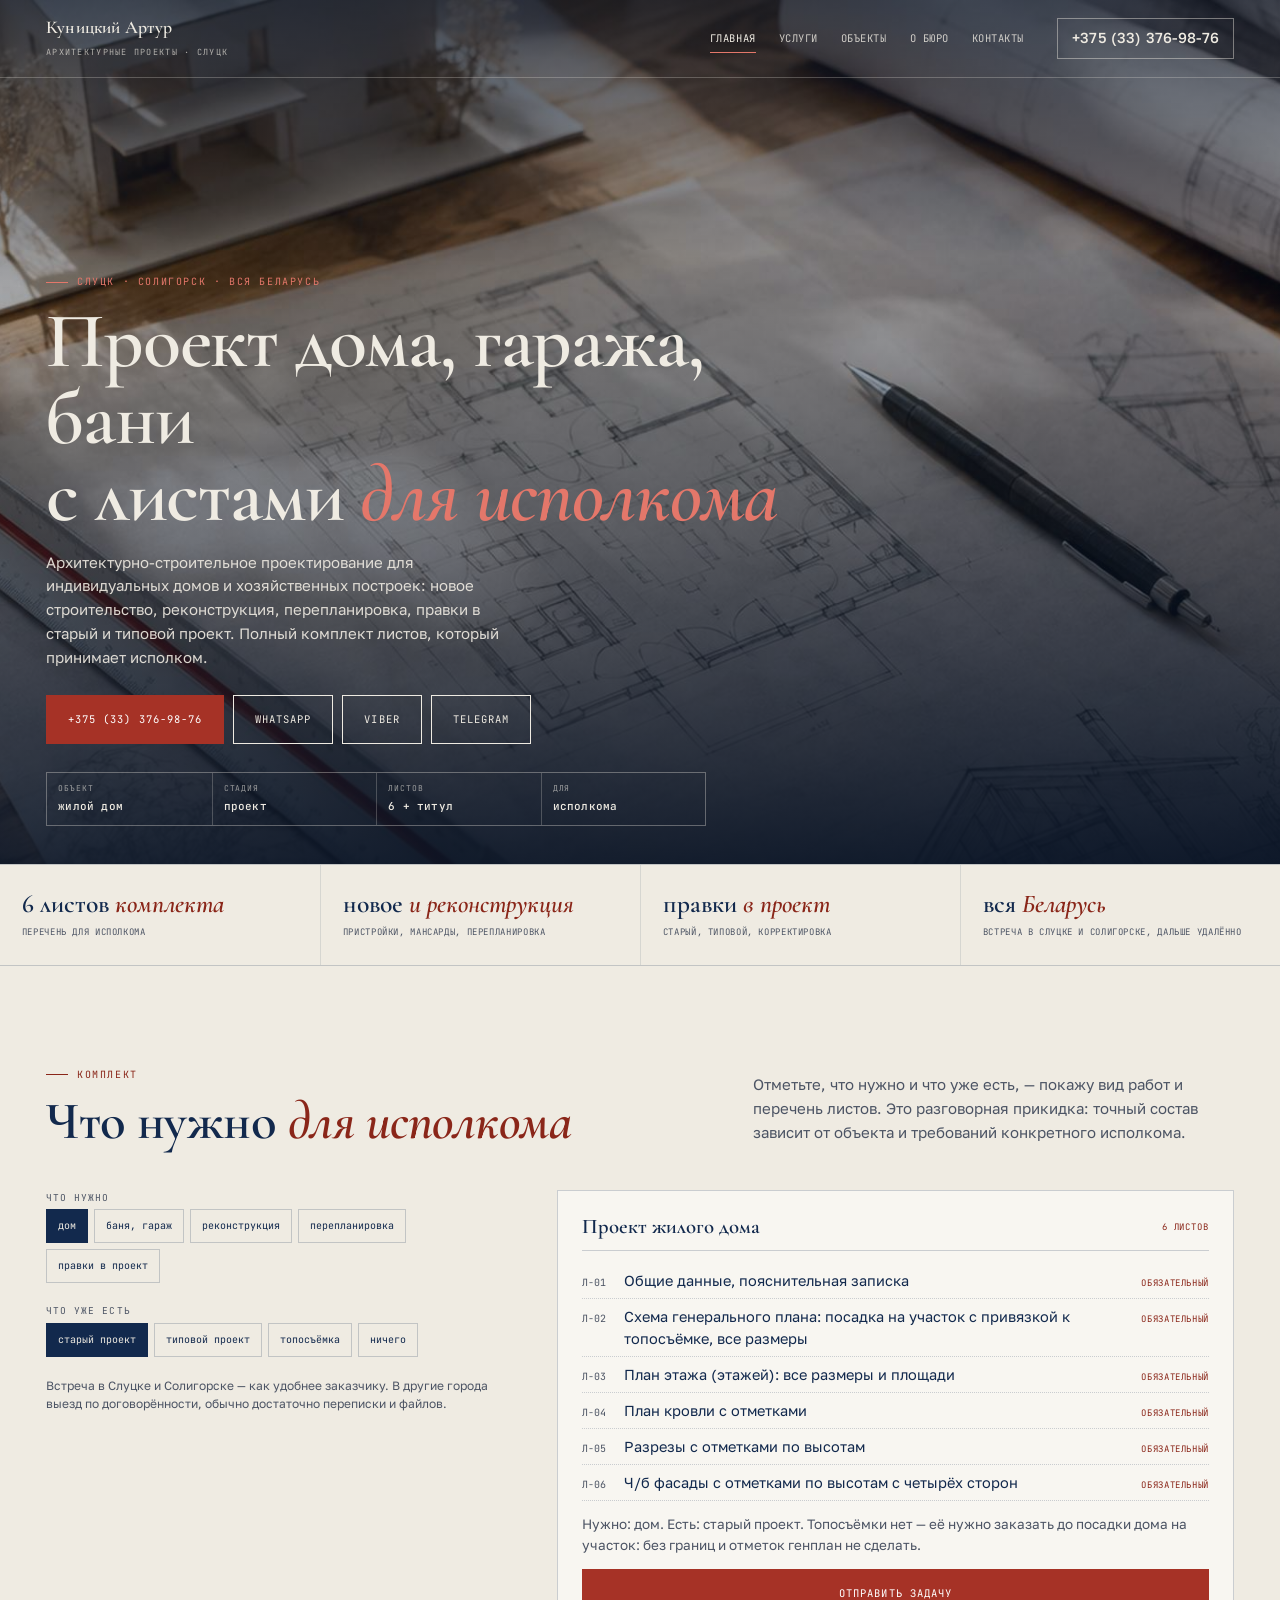
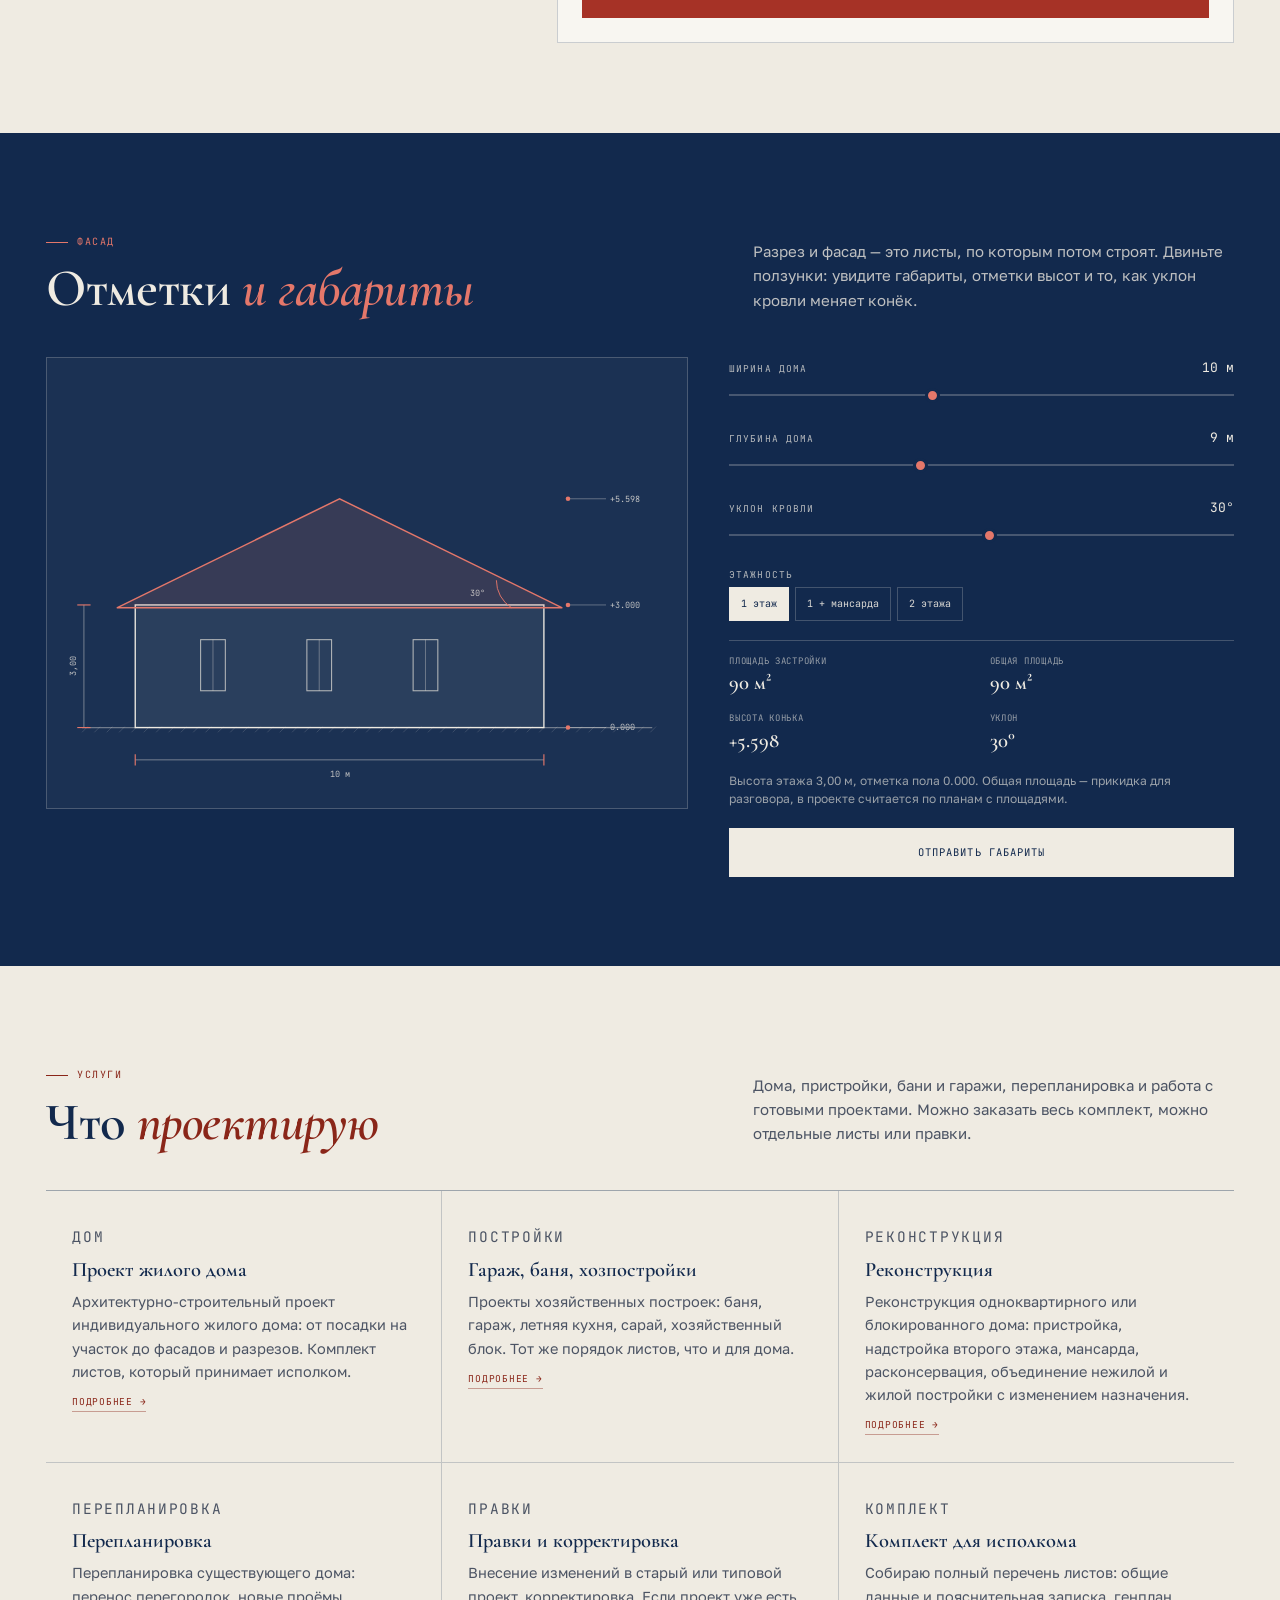
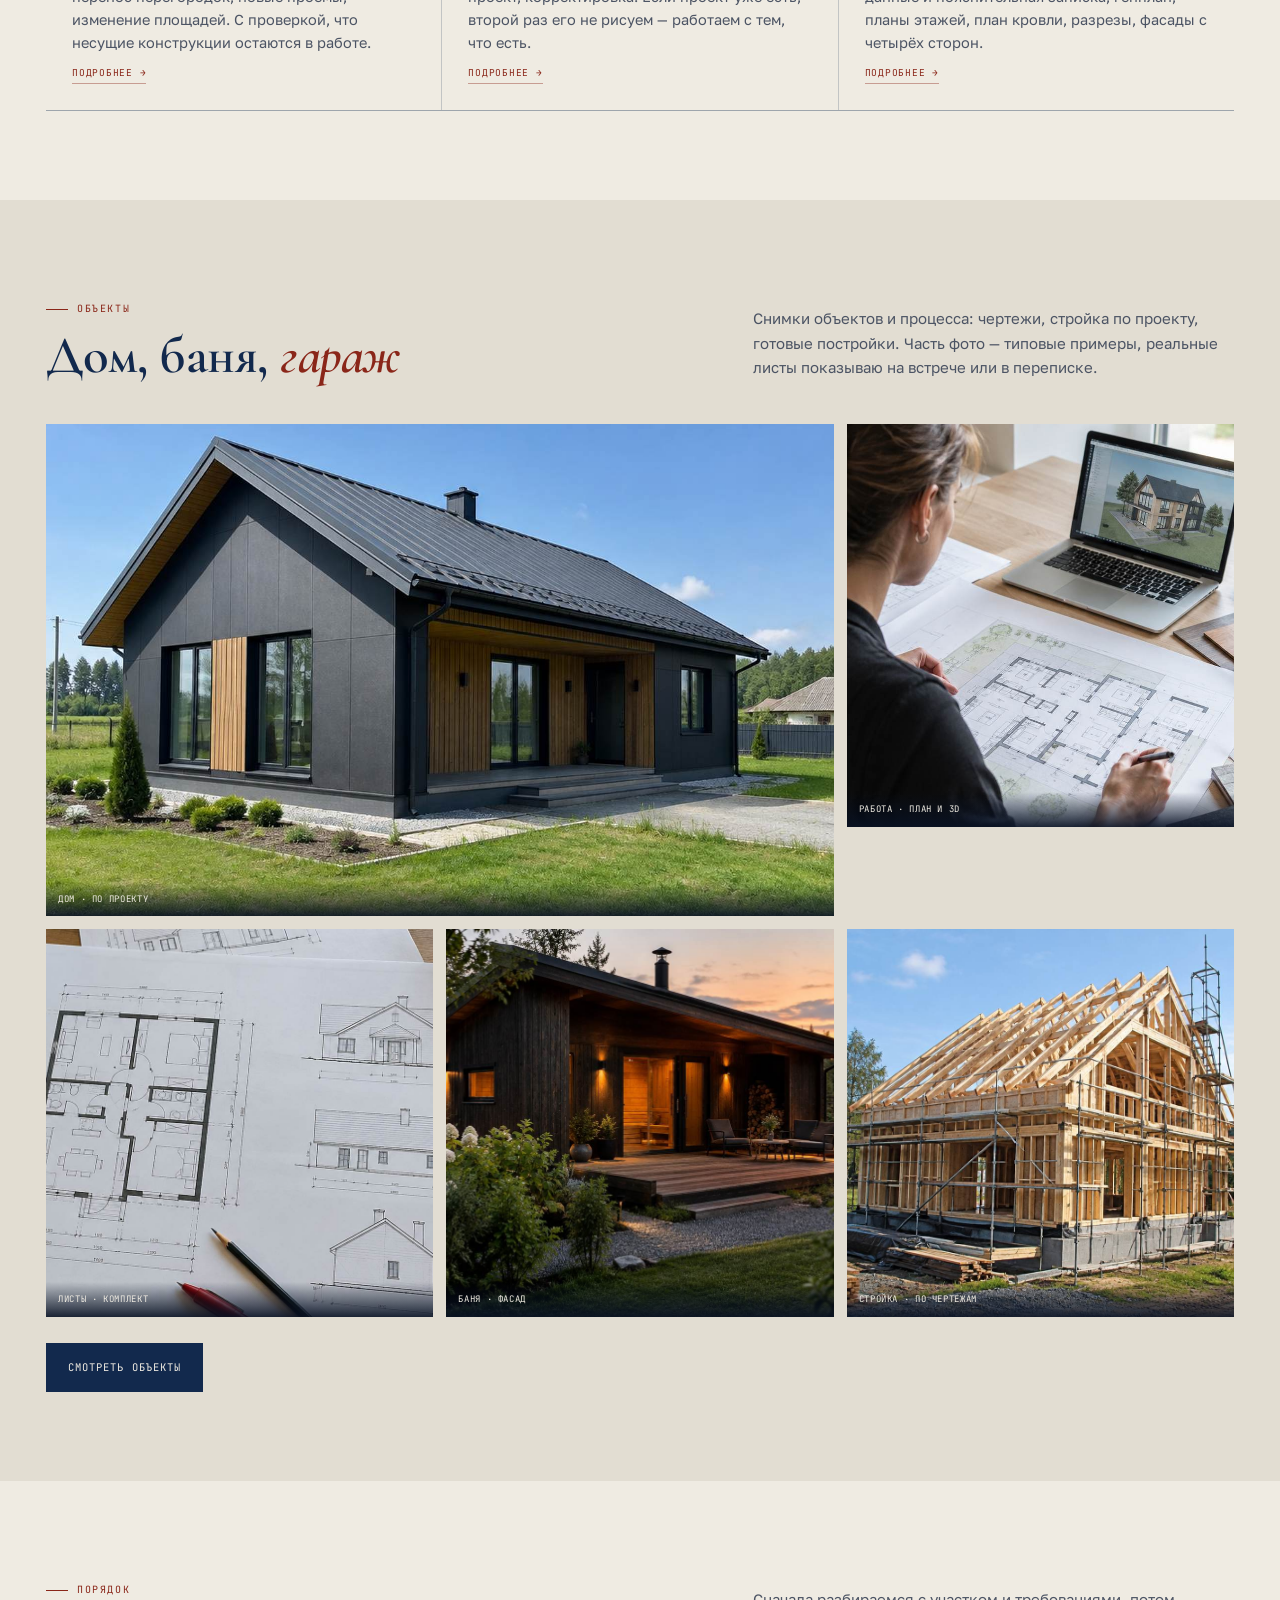
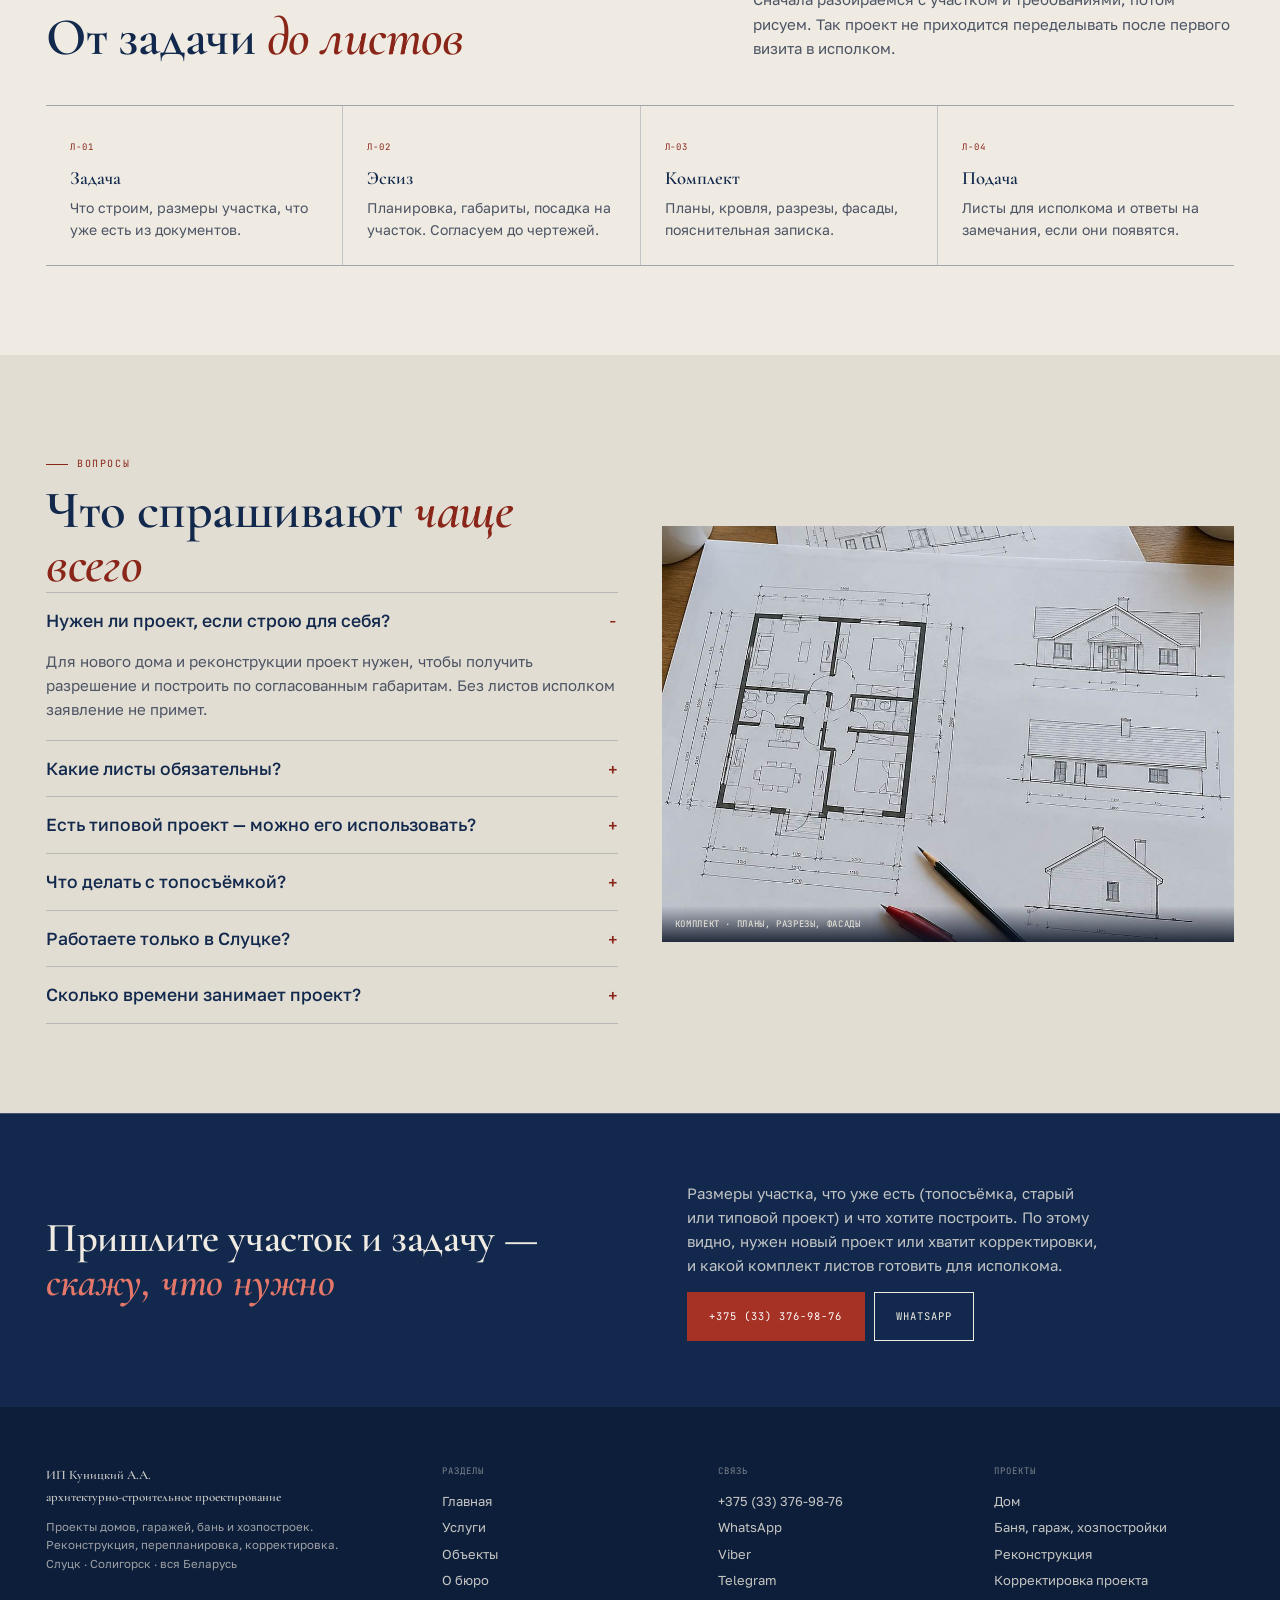
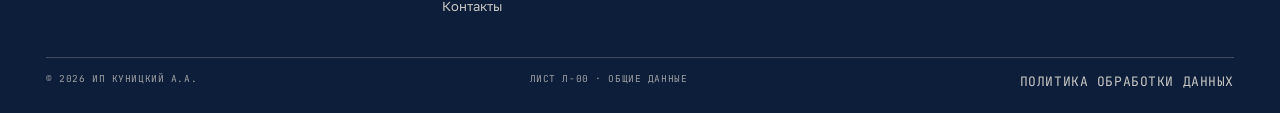
<file: index.html>
<!doctype html>
<html lang="ru">
<head>
<meta charset="utf-8">
<meta name="viewport" content="width=device-width, initial-scale=1">
<title>Проект дома, гаража, бани — ИП Куницкий А.А., Слуцк</title>
<meta name="description" content="Архитектурно-строительные проекты индивидуальных жилых домов, гаражей, бань и хозяйственных построек для предоставления в исполком. Новое строительство, реконструкция, перепланировка, внесение изменений в старый и типовой проект. Слуцк, Минская область, работа по всей Беларуси.">
<link rel="canonical" href="https://romjjjke.github.io/kunitsky/index.html">
<meta property="og:type" content="website">
<meta property="og:title" content="Проект дома, гаража, бани — ИП Куницкий А.А., Слуцк">
<meta property="og:description" content="Архитектурно-строительные проекты индивидуальных жилых домов, гаражей, бань и хозяйственных построек для предоставления в исполком. Новое строительство, реконструкция, перепланировка, внесение изменений в старый и типовой проект. Слуцк, Минская область, работа по всей Беларуси.">
<meta property="og:locale" content="ru_BY">
<meta property="og:url" content="https://romjjjke.github.io/kunitsky/index.html">
<meta property="og:image" content="https://romjjjke.github.io/kunitsky/assets/img/desk.jpg">
<meta name="theme-color" content="#12294D">
<link rel="icon" href="favicon.svg" type="image/svg+xml">
<link rel="preconnect" href="https://fonts.googleapis.com">
<link rel="preconnect" href="https://fonts.gstatic.com" crossorigin>
<link href="https://fonts.googleapis.com/css2?family=Cormorant+Garamond:ital,wght@0,500;0,600;1,500&family=Golos+Text:wght@400;500;600&family=JetBrains+Mono:wght@400;500&display=swap" rel="stylesheet">
<style>[hidden]{display:none!important}*,*::before,*::after{box-sizing:border-box}
html{-webkit-text-size-adjust:100%;overflow-x:clip}
body{margin:0;background:#EFEBE2;color:#12294D;font:400 17px/1.62 'Golos Text',system-ui,sans-serif;overflow-x:clip}
img{display:block;max-width:100%;height:auto}
a{color:inherit;text-decoration:none}
h1,h2,h3,p,ul,ol,figure,dl,dd{margin:0}ul,ol{padding:0;list-style:none}
button{font:inherit;color:inherit;background:none;border:0;cursor:pointer}
body.is-locked{overflow:hidden}
.wrap{width:100%;max-width:1340px;margin:0 auto;padding:0 clamp(16px,3.6vw,56px)}
.head{position:fixed;inset:0 0 auto;z-index:60;transition:background .25s,box-shadow .25s}
.head__row{display:flex;align-items:center;gap:clamp(12px,2.6vw,38px);height:78px;max-width:1340px;margin:0 auto;padding:0 clamp(16px,3.6vw,56px);border-bottom:1px solid rgba(239,235,226,.26);color:#EFEBE2}
.brand b{font:600 18px/1 'Cormorant Garamond',Georgia,serif}
.brand small{display:block;margin-top:5px;font-family:'JetBrains Mono',monospace;font-size:8.5px;letter-spacing:.15em;text-transform:uppercase;opacity:.68}
.head__tel{display:inline-flex;font:500 14.5px/1 'Golos Text',sans-serif;padding:12px 14px;border:1px solid rgba(239,235,226,.44);white-space:nowrap}
.head--solid,.head.is-stuck{background:rgba(239,235,226,.97);box-shadow:0 1px 0 rgba(18,41,77,.2)}
.head--solid .head__row,.head.is-stuck .head__row{border-bottom-color:transparent;color:#12294D}
.head--solid .head__tel,.head.is-stuck .head__tel{border-color:rgba(18,41,77,.2)}
.hero{position:relative;display:flex;flex-direction:column;justify-content:flex-end;min-height:min(96vh,960px);background:#12294D;color:#EFEBE2;overflow:hidden}
.hero__pic{position:absolute;inset:0}.hero__pic img{width:100%;height:100%;object-fit:cover}
.hero__veil{position:absolute;inset:0;background:linear-gradient(178deg,rgba(9,20,38,.78),rgba(9,20,38,.34) 32%,rgba(9,20,38,.56) 62%,rgba(9,20,38,.96))}
.hero__in{position:relative;z-index:2;width:100%;max-width:1340px;margin:0 auto;padding:140px clamp(16px,3.6vw,56px) clamp(20px,3.2vw,38px)}
.hero h1{margin-top:14px;font:600 clamp(2rem,.75rem + 5.4vw,4.9rem)/.98 'Cormorant Garamond',Georgia,serif;letter-spacing:-.015em}
.btn{display:inline-flex;align-items:center;justify-content:center;padding:15px 21px;border:1px solid currentColor;font-family:'JetBrains Mono',monospace;font-size:10.5px;letter-spacing:.1em;text-transform:uppercase;cursor:pointer}
.btn--red{background:#A63226;border-color:#A63226;color:#fff}
.btn--ink{background:#12294D;border-color:#12294D;color:#EFEBE2}
.btn--paper{background:#EFEBE2;border-color:#EFEBE2;color:#12294D}
.phead{padding:clamp(38px,5vw,80px) 0 clamp(22px,3.2vw,40px);border-bottom:1px solid rgba(18,41,77,.2)}
.inner{padding-top:78px}
.drawer{position:fixed;inset:0;z-index:90;background:#12294D;color:#EFEBE2;display:flex;flex-direction:column;padding:18px clamp(16px,3.6vw,56px) 24px;overflow-y:auto}
.mobbar{display:none}
.foot{background:#0D1E3A;color:#EFEBE2;padding:clamp(32px,4.4vw,62px) 0 20px}
@media (max-width:1180px){.nav{display:none}.burger{display:flex}}
@media (max-width:760px){
  body{padding-bottom:calc(66px + env(safe-area-inset-bottom))}
  .head__tel{display:none}
  .mobbar{display:grid;grid-template-columns:repeat(4,minmax(0,1fr));gap:6px;position:fixed;left:0;right:0;bottom:0;z-index:70;background:rgba(18,41,77,.98);border-top:1px solid rgba(239,235,226,.2);padding:8px 10px calc(8px + env(safe-area-inset-bottom))}
  .mobbar__b{display:flex;align-items:center;justify-content:center;min-height:46px;font-family:'JetBrains Mono',monospace;font-size:9px;letter-spacing:.02em;text-transform:uppercase;text-align:center;border:1px solid rgba(239,235,226,.28);color:#EFEBE2}
  .mobbar__b--call{background:#A63226;border-color:#A63226;color:#fff}
}</style>
<link rel="stylesheet" href="assets/css/style.v1.css">
<script type="application/ld+json">{"@context": "https://schema.org", "@type": "ProfessionalService", "name": "ИП Куницкий А.А. — архитектурно-строительное проектирование", "description": "Проекты индивидуальных жилых домов, блокированных домов, гаражей, бань и хозяйственных построек для предоставления в исполком. Реконструкция, перепланировка, внесение изменений в старый и типовой проект.", "telephone": "+375333769876", "url": "https://romjjjke.github.io/kunitsky/", "image": "https://romjjjke.github.io/kunitsky/assets/img/desk.jpg", "address": {"@type": "PostalAddress", "addressLocality": "Слуцк", "addressRegion": "Минская область", "addressCountry": "BY"}, "areaServed": "Беларусь", "priceRange": "по расчёту"}</script>
</head>
<body class="">
<header class="head">
  <div class="head__row">
    <a class="brand" href="index.html"><b>Куницкий Артур</b><small>архитектурные проекты · Слуцк</small></a>
    <nav class="nav" aria-label="Разделы"><a href="index.html" class="nav__cur">Главная</a><a href="uslugi.html">Услуги</a><a href="raboty.html">Объекты</a><a href="master.html">О бюро</a><a href="kontakty.html">Контакты</a></nav>
    <a class="head__tel" href="tel:+375333769876">+375 (33) 376-98-76</a>
    <button class="burger" id="burger" type="button" aria-expanded="false" aria-controls="drawer" aria-label="Меню"><span></span><span></span><span></span></button>
  </div>
</header>

<section class="hero">
  <div class="hero__pic"><img src="assets/img/desk.jpg" alt="Проектные чертежи дома на столе архитектора" fetchpriority="high"></div>
  <div class="hero__veil"></div>
  <div class="hero__in">
    <p class="label">Слуцк · Солигорск · вся Беларусь</p>
    <h1><span>Проект дома, гаража, бани</span><span>с листами <em>для исполкома</em></span></h1>
    <p class="hero__lead">Архитектурно-строительное проектирование для индивидуальных домов и хозяйственных построек: новое строительство, реконструкция, перепланировка, правки в старый и типовой проект. Полный комплект листов, который принимает исполком.</p>
    <div class="hero__act">
      <a class="btn btn--red" href="tel:+375333769876">+375 (33) 376-98-76</a>
      <a class="btn btn--ghost" href="https://wa.me/375333769876" target="_blank" rel="noopener">WhatsApp</a>
      <a class="btn btn--ghost" href="viber://chat?number=%2B375333769876">Viber</a>
      <a class="btn btn--ghost" href="https://t.me/+375333769876" target="_blank" rel="noopener">Telegram</a>
    </div>
    <div class="stamp">
      <div><span>Объект</span><b>жилой дом</b></div>
      <div><span>Стадия</span><b>проект</b></div>
      <div><span>Листов</span><b>6 + титул</b></div>
      <div><span>Для</span><b>исполкома</b></div>
    </div>
  </div>
</section>

<section class="facts">
  <div><b>6 листов <i>комплекта</i></b><span>перечень для исполкома</span></div>
  <div><b>новое <i>и реконструкция</i></b><span>пристройки, мансарды, перепланировка</span></div>
  <div><b>правки <i>в проект</i></b><span>старый, типовой, корректировка</span></div>
  <div><b>вся <i>Беларусь</i></b><span>встреча в Слуцке и Солигорске, дальше удалённо</span></div>
</section>

<section class="sec">
  <div class="wrap">
    <div class="head2">
      <div>
        <p class="label">Комплект</p>
        <h2 class="h2">Что нужно <em>для исполкома</em></h2>
      </div>
      <p class="lead">Отметьте, что нужно и что уже есть, — покажу вид работ и перечень листов. Это разговорная прикидка: точный состав зависит от объекта и требований конкретного исполкома.</p>
    </div>
    <div class="kit">
      <div class="kit__panel">
        <div class="field">
          <span class="field__t">Что нужно</span>
          <div class="chips" id="needChips">
            <button class="chip" type="button" data-need="house" aria-pressed="true">дом</button>
            <button class="chip" type="button" data-need="out" aria-pressed="false">баня, гараж</button>
            <button class="chip" type="button" data-need="recon" aria-pressed="false">реконструкция</button>
            <button class="chip" type="button" data-need="plan" aria-pressed="false">перепланировка</button>
            <button class="chip" type="button" data-need="edit" aria-pressed="false">правки в проект</button>
          </div>
        </div>
        <div class="field">
          <span class="field__t">Что уже есть</span>
          <div class="chips" id="haveChips">
            <button class="chip" type="button" data-have="old" aria-pressed="true">старый проект</button>
            <button class="chip" type="button" data-have="model" aria-pressed="false">типовой проект</button>
            <button class="chip" type="button" data-have="topo" aria-pressed="false">топосъёмка</button>
            <button class="chip" type="button" data-have="none" aria-pressed="false">ничего</button>
          </div>
        </div>
        <p class="elev__note" style="color:var(--mute)">Встреча в Слуцке и Солигорске — как удобнее заказчику. В другие города выезд по договорённости, обычно достаточно переписки и файлов.</p>
      </div>
      <div class="kit__out">
        <div class="kit__top">
          <h3 id="kit-title">Корректировка проекта</h3>
          <span id="kit-count">6 листов</span>
        </div>
        <ul class="sheets" id="kit-sheets">
          <li><em>Л-01</em><span>Общие данные, пояснительная записка</span><i>обязательный</i></li>
          <li><em>Л-02</em><span>Схема генерального плана: посадка на участок с привязкой к топосъёмке, все размеры</span><i>обязательный</i></li>
          <li><em>Л-03</em><span>План этажа (этажей): все размеры и площади</span><i>обязательный</i></li>
          <li><em>Л-04</em><span>План кровли с отметками</span><i>обязательный</i></li>
          <li><em>Л-05</em><span>Разрезы с отметками по высотам</span><i>обязательный</i></li>
          <li><em>Л-06</em><span>Ч/б фасады с отметками по высотам с четырёх сторон</span><i>обязательный</i></li>
        </ul>
        <p class="kit__verdict" id="kit-verdict"></p>
        <a class="btn btn--red" id="kit-send" href="https://wa.me/375333769876" target="_blank" rel="noopener">Отправить задачу</a>
      </div>
    </div>
  </div>
</section>

<section class="sec sec--ink">
  <div class="wrap">
    <div class="head2">
      <div>
        <p class="label">Фасад</p>
        <h2 class="h2">Отметки <em>и габариты</em></h2>
      </div>
      <p class="lead">Разрез и фасад — это листы, по которым потом строят. Двиньте ползунки: увидите габариты, отметки высот и то, как уклон кровли меняет конёк.</p>
    </div>
    <div class="elev">
      <div class="elev__box">
        <svg class="elev__svg" id="elevSvg" viewBox="0 0 640 440" role="img" aria-label="Схематичный фасад дома с отметками высот"></svg>
      </div>
      <div class="elev__panel">
        <div class="field">
          <div class="field__top"><label for="eW">Ширина дома</label><output id="eWOut">10 м</output></div>
          <input id="eW" type="range" min="6" max="16" step="1" value="10">
        </div>
        <div class="field">
          <div class="field__top"><label for="eD">Глубина дома</label><output id="eDOut">9 м</output></div>
          <input id="eD" type="range" min="6" max="14" step="1" value="9">
        </div>
        <div class="field">
          <div class="field__top"><label for="eP">Уклон кровли</label><output id="ePOut">30°</output></div>
          <input id="eP" type="range" min="14" max="45" step="1" value="30">
        </div>
        <div class="field">
          <span class="field__t" style="color:rgba(239,235,226,.74)">Этажность</span>
          <div class="chips" id="flChips">
            <button class="chip" type="button" data-fl="1" aria-pressed="true">1 этаж</button>
            <button class="chip" type="button" data-fl="1.5" aria-pressed="false">1 + мансарда</button>
            <button class="chip" type="button" data-fl="2" aria-pressed="false">2 этажа</button>
          </div>
        </div>
        <div class="elev__out">
          <div><span>площадь застройки</span><b id="e-area">90 м²</b></div>
          <div><span>общая площадь</span><b id="e-total">90 м²</b></div>
          <div><span>высота конька</span><b id="e-ridge">+5.600</b></div>
          <div><span>уклон</span><b id="e-pitch">30°</b></div>
        </div>
        <p class="elev__note">Высота этажа 3,00 м, отметка пола 0.000. Общая площадь — прикидка для разговора, в проекте считается по планам с площадями.</p>
        <a class="btn btn--paper" id="elev-send" href="https://wa.me/375333769876" target="_blank" rel="noopener">Отправить габариты</a>
      </div>
    </div>
  </div>
</section>

<section class="sec">
  <div class="wrap">
    <div class="head2">
      <div>
        <p class="label">Услуги</p>
        <h2 class="h2">Что <em>проектирую</em></h2>
      </div>
      <p class="lead">Дома, пристройки, бани и гаражи, перепланировка и работа с готовыми проектами. Можно заказать весь комплект, можно отдельные листы или правки.</p>
    </div>
    <div class="svc">      <article>
        <p class="svc__tag">дом</p>
        <h3>Проект жилого дома</h3>
        <p>Архитектурно-строительный проект индивидуального жилого дома: от посадки на участок до фасадов и разрезов. Комплект листов, который принимает исполком.</p>
        <a class="svc__more" href="uslugi.html#u1">Подробнее →</a>
      </article>
      <article>
        <p class="svc__tag">постройки</p>
        <h3>Гараж, баня, хозпостройки</h3>
        <p>Проекты хозяйственных построек: баня, гараж, летняя кухня, сарай, хозяйственный блок. Тот же порядок листов, что и для дома.</p>
        <a class="svc__more" href="uslugi.html#u2">Подробнее →</a>
      </article>
      <article>
        <p class="svc__tag">реконструкция</p>
        <h3>Реконструкция</h3>
        <p>Реконструкция одноквартирного или блокированного дома: пристройка, надстройка второго этажа, мансарда, расконсервация, объединение нежилой и жилой постройки с изменением назначения.</p>
        <a class="svc__more" href="uslugi.html#u3">Подробнее →</a>
      </article>
      <article>
        <p class="svc__tag">перепланировка</p>
        <h3>Перепланировка</h3>
        <p>Перепланировка существующего дома: перенос перегородок, новые проёмы, изменение площадей. С проверкой, что несущие конструкции остаются в работе.</p>
        <a class="svc__more" href="uslugi.html#u4">Подробнее →</a>
      </article>
      <article>
        <p class="svc__tag">правки</p>
        <h3>Правки и корректировка</h3>
        <p>Внесение изменений в старый или типовой проект, корректировка. Если проект уже есть, второй раз его не рисуем — работаем с тем, что есть.</p>
        <a class="svc__more" href="uslugi.html#u5">Подробнее →</a>
      </article>
      <article>
        <p class="svc__tag">комплект</p>
        <h3>Комплект для исполкома</h3>
        <p>Собираю полный перечень листов: общие данные и пояснительная записка, генплан, планы этажей, план кровли, разрезы, фасады с четырёх сторон.</p>
        <a class="svc__more" href="uslugi.html#u6">Подробнее →</a>
      </article></div>
  </div>
</section>

<section class="sec sec--p2">
  <div class="wrap">
    <div class="head2">
      <div>
        <p class="label">Объекты</p>
        <h2 class="h2">Дом, баня, <em>гараж</em></h2>
      </div>
      <p class="lead">Снимки объектов и процесса: чертежи, стройка по проекту, готовые постройки. Часть фото — типовые примеры, реальные листы показываю на встрече или в переписке.</p>
    </div>
    <div class="gal">
      <figure class="g-a rv"><img src="assets/img/house.jpg" alt="Дом, построенный по проекту" loading="lazy"><figcaption>Дом · по проекту</figcaption></figure>
      <figure class="g-b rv"><img src="assets/img/studio.jpg" alt="Работа над планом дома" loading="lazy"><figcaption>Работа · план и 3D</figcaption></figure>
      <figure class="g-c rv"><img src="assets/img/sheets.jpg" alt="Комплект листов проекта" loading="lazy"><figcaption>Листы · комплект</figcaption></figure>
      <figure class="g-d rv"><img src="assets/img/bath.jpg" alt="Баня по проекту" loading="lazy"><figcaption>Баня · фасад</figcaption></figure>
      <figure class="g-e rv"><img src="assets/img/frame.jpg" alt="Дом в процессе строительства" loading="lazy"><figcaption>Стройка · по чертежам</figcaption></figure>
    </div>
    <p style="margin-top:clamp(16px,2.4vw,26px)"><a class="btn btn--ink" href="raboty.html">Смотреть объекты</a></p>
  </div>
</section>

<section class="sec">
  <div class="wrap">
    <div class="head2">
      <div>
        <p class="label">Порядок</p>
        <h2 class="h2">От задачи <em>до листов</em></h2>
      </div>
      <p class="lead">Сначала разбираемся с участком и требованиями, потом рисуем. Так проект не приходится переделывать после первого визита в исполком.</p>
    </div>
    <div class="steps">
      <div class="rv"><span>Л-01</span><h3>Задача</h3><p>Что строим, размеры участка, что уже есть из документов.</p></div>
      <div class="rv"><span>Л-02</span><h3>Эскиз</h3><p>Планировка, габариты, посадка на участок. Согласуем до чертежей.</p></div>
      <div class="rv"><span>Л-03</span><h3>Комплект</h3><p>Планы, кровля, разрезы, фасады, пояснительная записка.</p></div>
      <div class="rv"><span>Л-04</span><h3>Подача</h3><p>Листы для исполкома и ответы на замечания, если они появятся.</p></div>
    </div>
  </div>
</section>

<section class="sec sec--p2">
  <div class="wrap split">
    <div>
      <p class="label">Вопросы</p>
      <h2 class="h2">Что спрашивают <em>чаще всего</em></h2>
      <div class="faq">
        <details open><summary>Нужен ли проект, если строю для себя?</summary><p>Для нового дома и реконструкции проект нужен, чтобы получить разрешение и построить по согласованным габаритам. Без листов исполком заявление не примет.</p></details>
        <details><summary>Какие листы обязательны?</summary><p>Общие данные и пояснительная записка, схема генплана с посадкой на топосъёмку, планы этажей с размерами и площадями, план кровли с отметками, разрезы с отметками по высотам, ч/б фасады с отметками с четырёх сторон.</p></details>
        <details><summary>Есть типовой проект — можно его использовать?</summary><p>Можно, если он подходит по планировке и участку. Тогда делаем привязку и вносим изменения в типовой проект: фасады, разрезы, посадку, при необходимости планировку.</p></details>
        <details><summary>Что делать с топосъёмкой?</summary><p>Без неё нельзя посадить дом на участок с привязками. Если топосъёмки нет, подскажу, что заказать и в каком виде нужны отметки и границы.</p></details>
        <details><summary>Работаете только в Слуцке?</summary><p>Территориально я в Слуцке, встречаемся в Слуцке или Солигорске. Проектирую по всей Беларуси: в другие города выезд по договорённости, обычно работаем удалённо.</p></details>
        <details><summary>Сколько времени занимает проект?</summary><p>Зависит от объекта и от того, как быстро согласуем планировку. Срок называю до начала работы, после того как понятна задача и есть топосъёмка.</p></details>
      </div>
    </div>
    <figure class="split__pic">
      <img src="assets/img/sheets.jpg" alt="Комплект листов проекта дома" loading="lazy">
      <figcaption>Комплект · планы, разрезы, фасады</figcaption>
    </figure>
  </div>
</section>
<section class="cta">
  <div class="wrap cta__in">
    <h2>Пришлите участок и задачу — <em>скажу, что нужно</em></h2>
    <div class="cta__side">
      <p>Размеры участка, что уже есть (топосъёмка, старый или типовой проект) и что хотите построить. По этому видно, нужен новый проект или хватит корректировки, и какой комплект листов готовить для исполкома.</p>
      <div class="cta__act">
        <a class="btn btn--red" href="tel:+375333769876">+375 (33) 376-98-76</a>
        <a class="btn btn--ghost" href="https://wa.me/375333769876" target="_blank" rel="noopener">WhatsApp</a>
      </div>
    </div>
  </div>
</section>
<footer class="foot">
  <div class="wrap">
    <div class="foot__grid">
      <div>
        <p class="foot__brand">ИП Куницкий А.А.<br>архитектурно-строительное проектирование</p>
        <p class="foot__small">Проекты домов, гаражей, бань и хозпостроек.<br>Реконструкция, перепланировка, корректировка.<br>Слуцк · Солигорск · вся Беларусь</p>
      </div>
      <div class="foot__col">
        <div class="foot__h">Разделы</div>
        <a href="index.html">Главная</a><a href="uslugi.html">Услуги</a><a href="raboty.html">Объекты</a><a href="master.html">О бюро</a><a href="kontakty.html">Контакты</a>
      </div>
      <div class="foot__col">
        <div class="foot__h">Связь</div>
        <a href="tel:+375333769876">+375 (33) 376-98-76</a>
        <a href="https://wa.me/375333769876" target="_blank" rel="noopener">WhatsApp</a>
        <a href="viber://chat?number=%2B375333769876">Viber</a>
        <a href="https://t.me/+375333769876" target="_blank" rel="noopener">Telegram</a>
      </div>
      <div class="foot__col">
        <div class="foot__h">Проекты</div>
        <a href="uslugi.html#u1">Дом</a>
        <a href="uslugi.html#u2">Баня, гараж, хозпостройки</a>
        <a href="uslugi.html#u3">Реконструкция</a>
        <a href="uslugi.html#u5">Корректировка проекта</a>
      </div>
    </div>
    <div class="foot__bottom">
      <span>&copy; 2026 ИП Куницкий А.А.</span>
      <span>Лист Л-00 · общие данные</span>
      <a href="politika.html">Политика обработки данных</a>
    </div>
  </div>
</footer>
<div class="drawer" id="drawer" hidden>
  <div class="drawer__top">
    <a class="brand" href="index.html"><b>Куницкий Артур</b><small>архитектурные проекты · Слуцк</small></a>
    <button class="drawer__close" id="drawer-close" type="button" aria-label="Закрыть меню">&times;</button>
  </div>
  <nav class="drawer__nav" aria-label="Мобильная навигация"><a href="index.html">Главная<span>Л-01</span></a><a href="uslugi.html">Услуги<span>Л-02</span></a><a href="raboty.html">Объекты<span>Л-03</span></a><a href="master.html">О бюро<span>Л-04</span></a><a href="kontakty.html">Контакты<span>Л-05</span></a></nav>
  <div class="drawer__meta">
    <a href="tel:+375333769876">+375 (33) 376-98-76</a>
    <p>Слуцк · Солигорск · вся Беларусь</p>
    <div class="msg">
          <a class="btn btn--red" href="https://wa.me/375333769876" target="_blank" rel="noopener">WhatsApp</a>
          <a class="btn btn--ghost" href="viber://chat?number=%2B375333769876">Viber</a>
          <a class="btn btn--ghost" href="https://t.me/+375333769876" target="_blank" rel="noopener">Telegram</a>
        </div>
  </div>
</div>
<nav class="mobbar" aria-label="Быстрая связь">
  <a class="mobbar__b mobbar__b--call" href="tel:+375333769876">Позвонить</a>
  <a class="mobbar__b" href="https://wa.me/375333769876" target="_blank" rel="noopener">WhatsApp</a>
  <a class="mobbar__b" href="viber://chat?number=%2B375333769876">Viber</a>
  <a class="mobbar__b" href="https://t.me/+375333769876" target="_blank" rel="noopener">Telegram</a>
</nav>
<script src="assets/js/main.v1.js" defer></script>
</body>
</html>
</file>
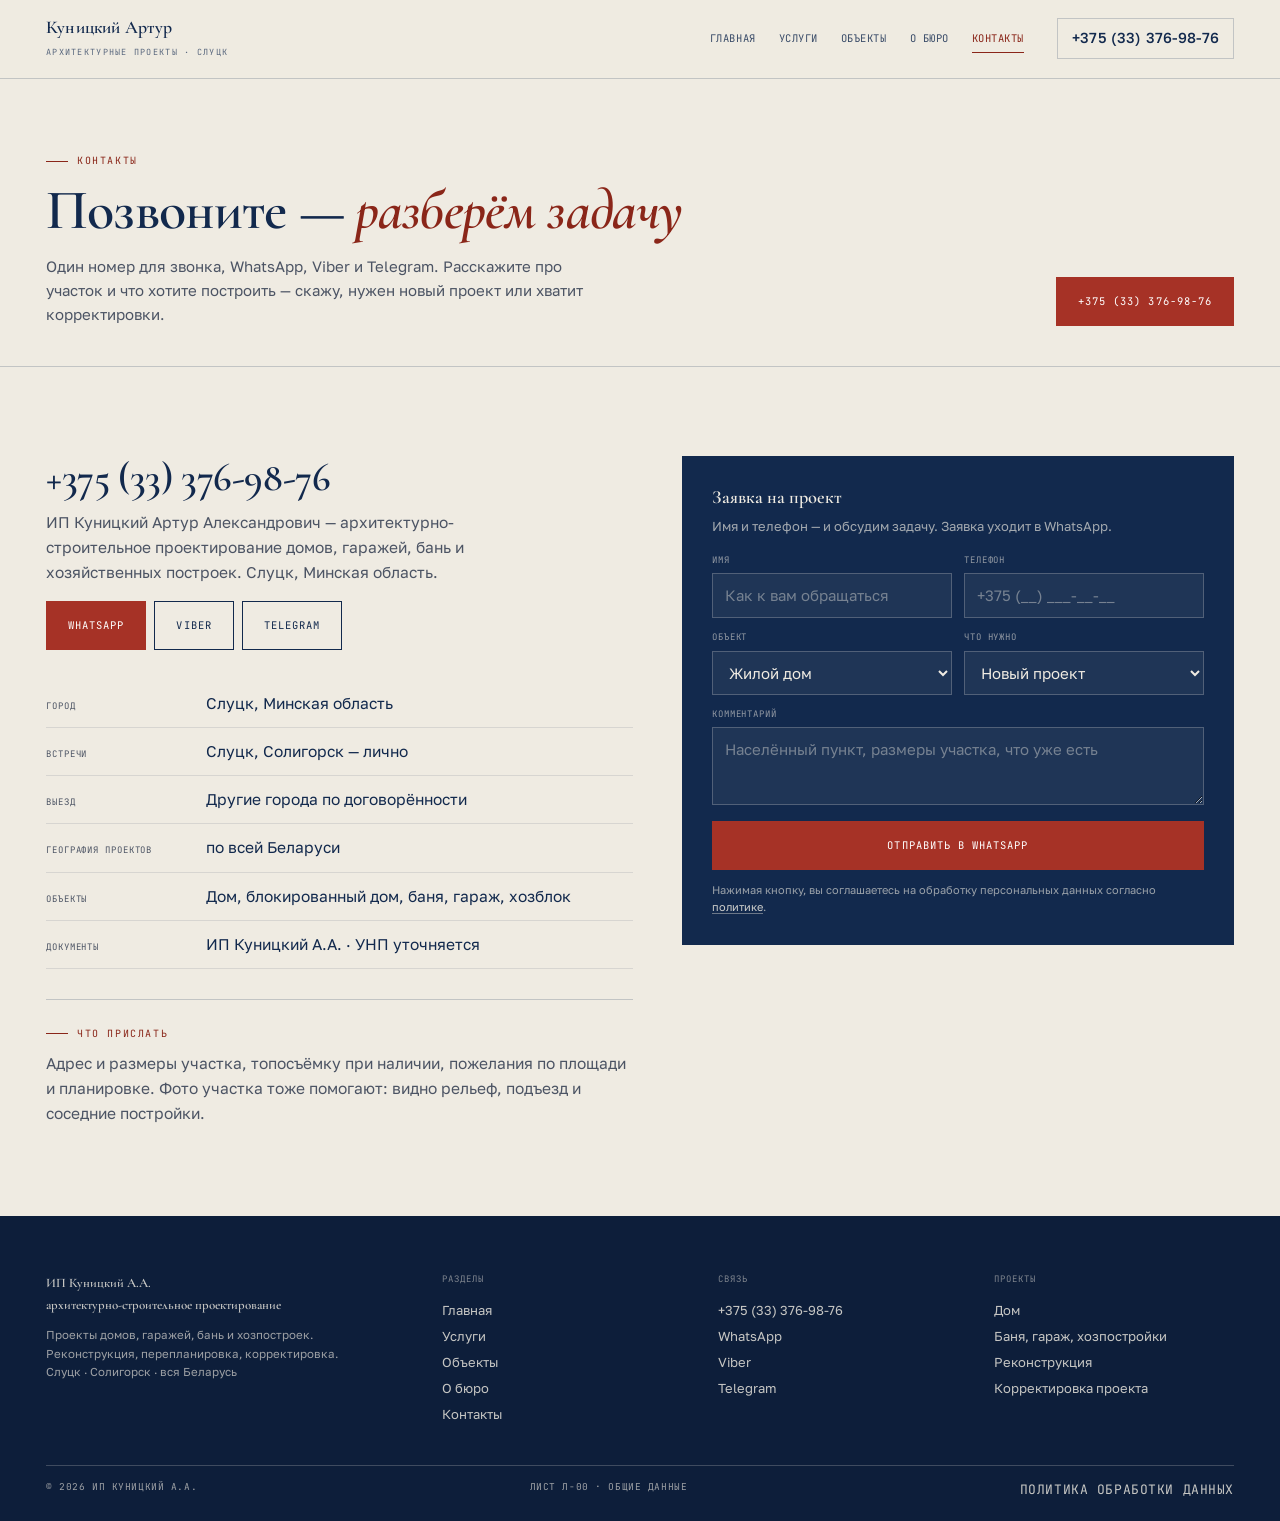
<file: kontakty.html>
<!doctype html>
<html lang="ru">
<head>
<meta charset="utf-8">
<meta name="viewport" content="width=device-width, initial-scale=1">
<title>Контакты: +375 (33) 376-98-76 — проектирование, Слуцк</title>
<meta name="description" content="Телефон, WhatsApp, Viber и Telegram: +375 (33) 376-98-76. Проекты домов, гаражей, бань, реконструкция и перепланировка. Слуцк, Солигорск, вся Беларусь.">
<link rel="canonical" href="https://romjjjke.github.io/kunitsky/kontakty.html">
<meta property="og:type" content="website">
<meta property="og:title" content="Контакты: +375 (33) 376-98-76 — проектирование, Слуцк">
<meta property="og:description" content="Телефон, WhatsApp, Viber и Telegram: +375 (33) 376-98-76. Проекты домов, гаражей, бань, реконструкция и перепланировка. Слуцк, Солигорск, вся Беларусь.">
<meta property="og:locale" content="ru_BY">
<meta property="og:url" content="https://romjjjke.github.io/kunitsky/kontakty.html">
<meta property="og:image" content="https://romjjjke.github.io/kunitsky/assets/img/desk.jpg">
<meta name="theme-color" content="#12294D">
<link rel="icon" href="favicon.svg" type="image/svg+xml">
<link rel="preconnect" href="https://fonts.googleapis.com">
<link rel="preconnect" href="https://fonts.gstatic.com" crossorigin>
<link href="https://fonts.googleapis.com/css2?family=Cormorant+Garamond:ital,wght@0,500;0,600;1,500&family=Golos+Text:wght@400;500;600&family=JetBrains+Mono:wght@400;500&display=swap" rel="stylesheet">
<style>[hidden]{display:none!important}*,*::before,*::after{box-sizing:border-box}
html{-webkit-text-size-adjust:100%;overflow-x:clip}
body{margin:0;background:#EFEBE2;color:#12294D;font:400 17px/1.62 'Golos Text',system-ui,sans-serif;overflow-x:clip}
img{display:block;max-width:100%;height:auto}
a{color:inherit;text-decoration:none}
h1,h2,h3,p,ul,ol,figure,dl,dd{margin:0}ul,ol{padding:0;list-style:none}
button{font:inherit;color:inherit;background:none;border:0;cursor:pointer}
body.is-locked{overflow:hidden}
.wrap{width:100%;max-width:1340px;margin:0 auto;padding:0 clamp(16px,3.6vw,56px)}
.head{position:fixed;inset:0 0 auto;z-index:60;transition:background .25s,box-shadow .25s}
.head__row{display:flex;align-items:center;gap:clamp(12px,2.6vw,38px);height:78px;max-width:1340px;margin:0 auto;padding:0 clamp(16px,3.6vw,56px);border-bottom:1px solid rgba(239,235,226,.26);color:#EFEBE2}
.brand b{font:600 18px/1 'Cormorant Garamond',Georgia,serif}
.brand small{display:block;margin-top:5px;font-family:'JetBrains Mono',monospace;font-size:8.5px;letter-spacing:.15em;text-transform:uppercase;opacity:.68}
.head__tel{display:inline-flex;font:500 14.5px/1 'Golos Text',sans-serif;padding:12px 14px;border:1px solid rgba(239,235,226,.44);white-space:nowrap}
.head--solid,.head.is-stuck{background:rgba(239,235,226,.97);box-shadow:0 1px 0 rgba(18,41,77,.2)}
.head--solid .head__row,.head.is-stuck .head__row{border-bottom-color:transparent;color:#12294D}
.head--solid .head__tel,.head.is-stuck .head__tel{border-color:rgba(18,41,77,.2)}
.hero{position:relative;display:flex;flex-direction:column;justify-content:flex-end;min-height:min(96vh,960px);background:#12294D;color:#EFEBE2;overflow:hidden}
.hero__pic{position:absolute;inset:0}.hero__pic img{width:100%;height:100%;object-fit:cover}
.hero__veil{position:absolute;inset:0;background:linear-gradient(178deg,rgba(9,20,38,.78),rgba(9,20,38,.34) 32%,rgba(9,20,38,.56) 62%,rgba(9,20,38,.96))}
.hero__in{position:relative;z-index:2;width:100%;max-width:1340px;margin:0 auto;padding:140px clamp(16px,3.6vw,56px) clamp(20px,3.2vw,38px)}
.hero h1{margin-top:14px;font:600 clamp(2rem,.75rem + 5.4vw,4.9rem)/.98 'Cormorant Garamond',Georgia,serif;letter-spacing:-.015em}
.btn{display:inline-flex;align-items:center;justify-content:center;padding:15px 21px;border:1px solid currentColor;font-family:'JetBrains Mono',monospace;font-size:10.5px;letter-spacing:.1em;text-transform:uppercase;cursor:pointer}
.btn--red{background:#A63226;border-color:#A63226;color:#fff}
.btn--ink{background:#12294D;border-color:#12294D;color:#EFEBE2}
.btn--paper{background:#EFEBE2;border-color:#EFEBE2;color:#12294D}
.phead{padding:clamp(38px,5vw,80px) 0 clamp(22px,3.2vw,40px);border-bottom:1px solid rgba(18,41,77,.2)}
.inner{padding-top:78px}
.drawer{position:fixed;inset:0;z-index:90;background:#12294D;color:#EFEBE2;display:flex;flex-direction:column;padding:18px clamp(16px,3.6vw,56px) 24px;overflow-y:auto}
.mobbar{display:none}
.foot{background:#0D1E3A;color:#EFEBE2;padding:clamp(32px,4.4vw,62px) 0 20px}
@media (max-width:1180px){.nav{display:none}.burger{display:flex}}
@media (max-width:760px){
  body{padding-bottom:calc(66px + env(safe-area-inset-bottom))}
  .head__tel{display:none}
  .mobbar{display:grid;grid-template-columns:repeat(4,minmax(0,1fr));gap:6px;position:fixed;left:0;right:0;bottom:0;z-index:70;background:rgba(18,41,77,.98);border-top:1px solid rgba(239,235,226,.2);padding:8px 10px calc(8px + env(safe-area-inset-bottom))}
  .mobbar__b{display:flex;align-items:center;justify-content:center;min-height:46px;font-family:'JetBrains Mono',monospace;font-size:9px;letter-spacing:.02em;text-transform:uppercase;text-align:center;border:1px solid rgba(239,235,226,.28);color:#EFEBE2}
  .mobbar__b--call{background:#A63226;border-color:#A63226;color:#fff}
}</style>
<link rel="stylesheet" href="assets/css/style.v1.css">
<script type="application/ld+json">{"@context": "https://schema.org", "@type": "ProfessionalService", "name": "ИП Куницкий А.А. — архитектурно-строительное проектирование", "description": "Проекты индивидуальных жилых домов, блокированных домов, гаражей, бань и хозяйственных построек для предоставления в исполком. Реконструкция, перепланировка, внесение изменений в старый и типовой проект.", "telephone": "+375333769876", "url": "https://romjjjke.github.io/kunitsky/", "image": "https://romjjjke.github.io/kunitsky/assets/img/desk.jpg", "address": {"@type": "PostalAddress", "addressLocality": "Слуцк", "addressRegion": "Минская область", "addressCountry": "BY"}, "areaServed": "Беларусь", "priceRange": "по расчёту"}</script>
</head>
<body class="inner">
<header class="head head--solid">
  <div class="head__row">
    <a class="brand" href="index.html"><b>Куницкий Артур</b><small>архитектурные проекты · Слуцк</small></a>
    <nav class="nav" aria-label="Разделы"><a href="index.html">Главная</a><a href="uslugi.html">Услуги</a><a href="raboty.html">Объекты</a><a href="master.html">О бюро</a><a href="kontakty.html" class="nav__cur">Контакты</a></nav>
    <a class="head__tel" href="tel:+375333769876">+375 (33) 376-98-76</a>
    <button class="burger" id="burger" type="button" aria-expanded="false" aria-controls="drawer" aria-label="Меню"><span></span><span></span><span></span></button>
  </div>
</header>

<section class="phead">
  <div class="wrap">
    <p class="label">Контакты</p>
    <div class="phead__row">
      <div>
        <h1>Позвоните — <em>разберём задачу</em></h1>
        <p class="phead__lead">Один номер для звонка, WhatsApp, Viber и Telegram. Расскажите про участок и что хотите построить — скажу, нужен новый проект или хватит корректировки.</p>
      </div>
      <div class="phead__act"><a class="btn btn--red" href="tel:+375333769876">+375 (33) 376-98-76</a></div>
    </div>
  </div>
</section>

<section class="sec">
  <div class="wrap contacts">
    <div>
      <a class="telbig" href="tel:+375333769876">+375 (33) 376-98-76</a>
      <p style="margin-top:12px;font-size:15.5px;line-height:1.6;color:var(--mute);max-width:48ch">ИП Куницкий Артур Александрович — архитектурно-строительное проектирование домов, гаражей, бань и хозяйственных построек. Слуцк, Минская область.</p>
      <div style="margin-top:16px">
        <div class="msg">
          <a class="btn btn--red" href="https://wa.me/375333769876" target="_blank" rel="noopener">WhatsApp</a>
          <a class="btn btn--ghost" href="viber://chat?number=%2B375333769876">Viber</a>
          <a class="btn btn--ghost" href="https://t.me/+375333769876" target="_blank" rel="noopener">Telegram</a>
        </div>
      </div>
      <dl style="margin-top:clamp(18px,2.8vw,30px)">
        <div class="crow"><dt>Город</dt><dd>Слуцк, Минская область</dd></div>
        <div class="crow"><dt>Встречи</dt><dd>Слуцк, Солигорск — лично</dd></div>
        <div class="crow"><dt>Выезд</dt><dd>Другие города по договорённости</dd></div>
        <div class="crow"><dt>География проектов</dt><dd>по всей Беларуси</dd></div>
        <div class="crow"><dt>Объекты</dt><dd>Дом, блокированный дом, баня, гараж, хозблок</dd></div>
        <div class="crow"><dt>Документы</dt><dd>ИП Куницкий А.А. · УНП уточняется</dd></div>
      </dl>
      <div style="margin-top:clamp(18px,2.8vw,30px);border-top:1px solid var(--line);padding-top:14px">
        <p class="label">Что прислать</p>
        <p style="margin-top:9px;font-size:15.5px;line-height:1.62;color:var(--mute);max-width:58ch">Адрес и размеры участка, топосъёмку при наличии, пожелания по площади и планировке. Фото участка тоже помогают: видно рельеф, подъезд и соседние постройки.</p>
      </div>
    </div>
    <form class="form" id="lead" novalidate>
      <h3>Заявка на проект</h3>
      <p class="form__sub">Имя и телефон — и обсудим задачу. Заявка уходит в WhatsApp.</p>
      <div class="form__grid">
        <label class="form__f"><span>Имя</span><input id="f-name" name="name" type="text" placeholder="Как к вам обращаться" autocomplete="name"></label>
        <label class="form__f"><span>Телефон</span><input id="f-phone" name="phone" type="tel" placeholder="+375 (__) ___-__-__" autocomplete="tel"></label>
        <label class="form__f"><span>Объект</span>
          <select id="f-obj" name="obj">
            <option>Жилой дом</option>
            <option>Баня</option>
            <option>Гараж</option>
            <option>Хозяйственная постройка</option>
            <option>Реконструкция</option>
            <option>Перепланировка</option>
          </select>
        </label>
        <label class="form__f"><span>Что нужно</span>
          <select id="f-what" name="what">
            <option>Новый проект</option>
            <option>Изменения в старый проект</option>
            <option>Изменения в типовой проект</option>
            <option>Корректировка</option>
            <option>Отдельные листы</option>
            <option>Пока не знаю</option>
          </select>
        </label>
        <label class="form__f form__f--full"><span>Комментарий</span><textarea id="f-note" name="note" placeholder="Населённый пункт, размеры участка, что уже есть"></textarea></label>
        <button class="btn btn--red form__btn" type="submit">Отправить в WhatsApp</button>
        <p class="form__ok" hidden></p>
        <p class="form__note">Нажимая кнопку, вы соглашаетесь на обработку персональных данных согласно <a href="politika.html">политике</a>.</p>
      </div>
    </form>
  </div>
</section>
<footer class="foot">
  <div class="wrap">
    <div class="foot__grid">
      <div>
        <p class="foot__brand">ИП Куницкий А.А.<br>архитектурно-строительное проектирование</p>
        <p class="foot__small">Проекты домов, гаражей, бань и хозпостроек.<br>Реконструкция, перепланировка, корректировка.<br>Слуцк · Солигорск · вся Беларусь</p>
      </div>
      <div class="foot__col">
        <div class="foot__h">Разделы</div>
        <a href="index.html">Главная</a><a href="uslugi.html">Услуги</a><a href="raboty.html">Объекты</a><a href="master.html">О бюро</a><a href="kontakty.html">Контакты</a>
      </div>
      <div class="foot__col">
        <div class="foot__h">Связь</div>
        <a href="tel:+375333769876">+375 (33) 376-98-76</a>
        <a href="https://wa.me/375333769876" target="_blank" rel="noopener">WhatsApp</a>
        <a href="viber://chat?number=%2B375333769876">Viber</a>
        <a href="https://t.me/+375333769876" target="_blank" rel="noopener">Telegram</a>
      </div>
      <div class="foot__col">
        <div class="foot__h">Проекты</div>
        <a href="uslugi.html#u1">Дом</a>
        <a href="uslugi.html#u2">Баня, гараж, хозпостройки</a>
        <a href="uslugi.html#u3">Реконструкция</a>
        <a href="uslugi.html#u5">Корректировка проекта</a>
      </div>
    </div>
    <div class="foot__bottom">
      <span>&copy; 2026 ИП Куницкий А.А.</span>
      <span>Лист Л-00 · общие данные</span>
      <a href="politika.html">Политика обработки данных</a>
    </div>
  </div>
</footer>
<div class="drawer" id="drawer" hidden>
  <div class="drawer__top">
    <a class="brand" href="index.html"><b>Куницкий Артур</b><small>архитектурные проекты · Слуцк</small></a>
    <button class="drawer__close" id="drawer-close" type="button" aria-label="Закрыть меню">&times;</button>
  </div>
  <nav class="drawer__nav" aria-label="Мобильная навигация"><a href="index.html">Главная<span>Л-01</span></a><a href="uslugi.html">Услуги<span>Л-02</span></a><a href="raboty.html">Объекты<span>Л-03</span></a><a href="master.html">О бюро<span>Л-04</span></a><a href="kontakty.html">Контакты<span>Л-05</span></a></nav>
  <div class="drawer__meta">
    <a href="tel:+375333769876">+375 (33) 376-98-76</a>
    <p>Слуцк · Солигорск · вся Беларусь</p>
    <div class="msg">
          <a class="btn btn--red" href="https://wa.me/375333769876" target="_blank" rel="noopener">WhatsApp</a>
          <a class="btn btn--ghost" href="viber://chat?number=%2B375333769876">Viber</a>
          <a class="btn btn--ghost" href="https://t.me/+375333769876" target="_blank" rel="noopener">Telegram</a>
        </div>
  </div>
</div>
<nav class="mobbar" aria-label="Быстрая связь">
  <a class="mobbar__b mobbar__b--call" href="tel:+375333769876">Позвонить</a>
  <a class="mobbar__b" href="https://wa.me/375333769876" target="_blank" rel="noopener">WhatsApp</a>
  <a class="mobbar__b" href="viber://chat?number=%2B375333769876">Viber</a>
  <a class="mobbar__b" href="https://t.me/+375333769876" target="_blank" rel="noopener">Telegram</a>
</nav>
<script src="assets/js/main.v1.js" defer></script>
</body>
</html>
</file>
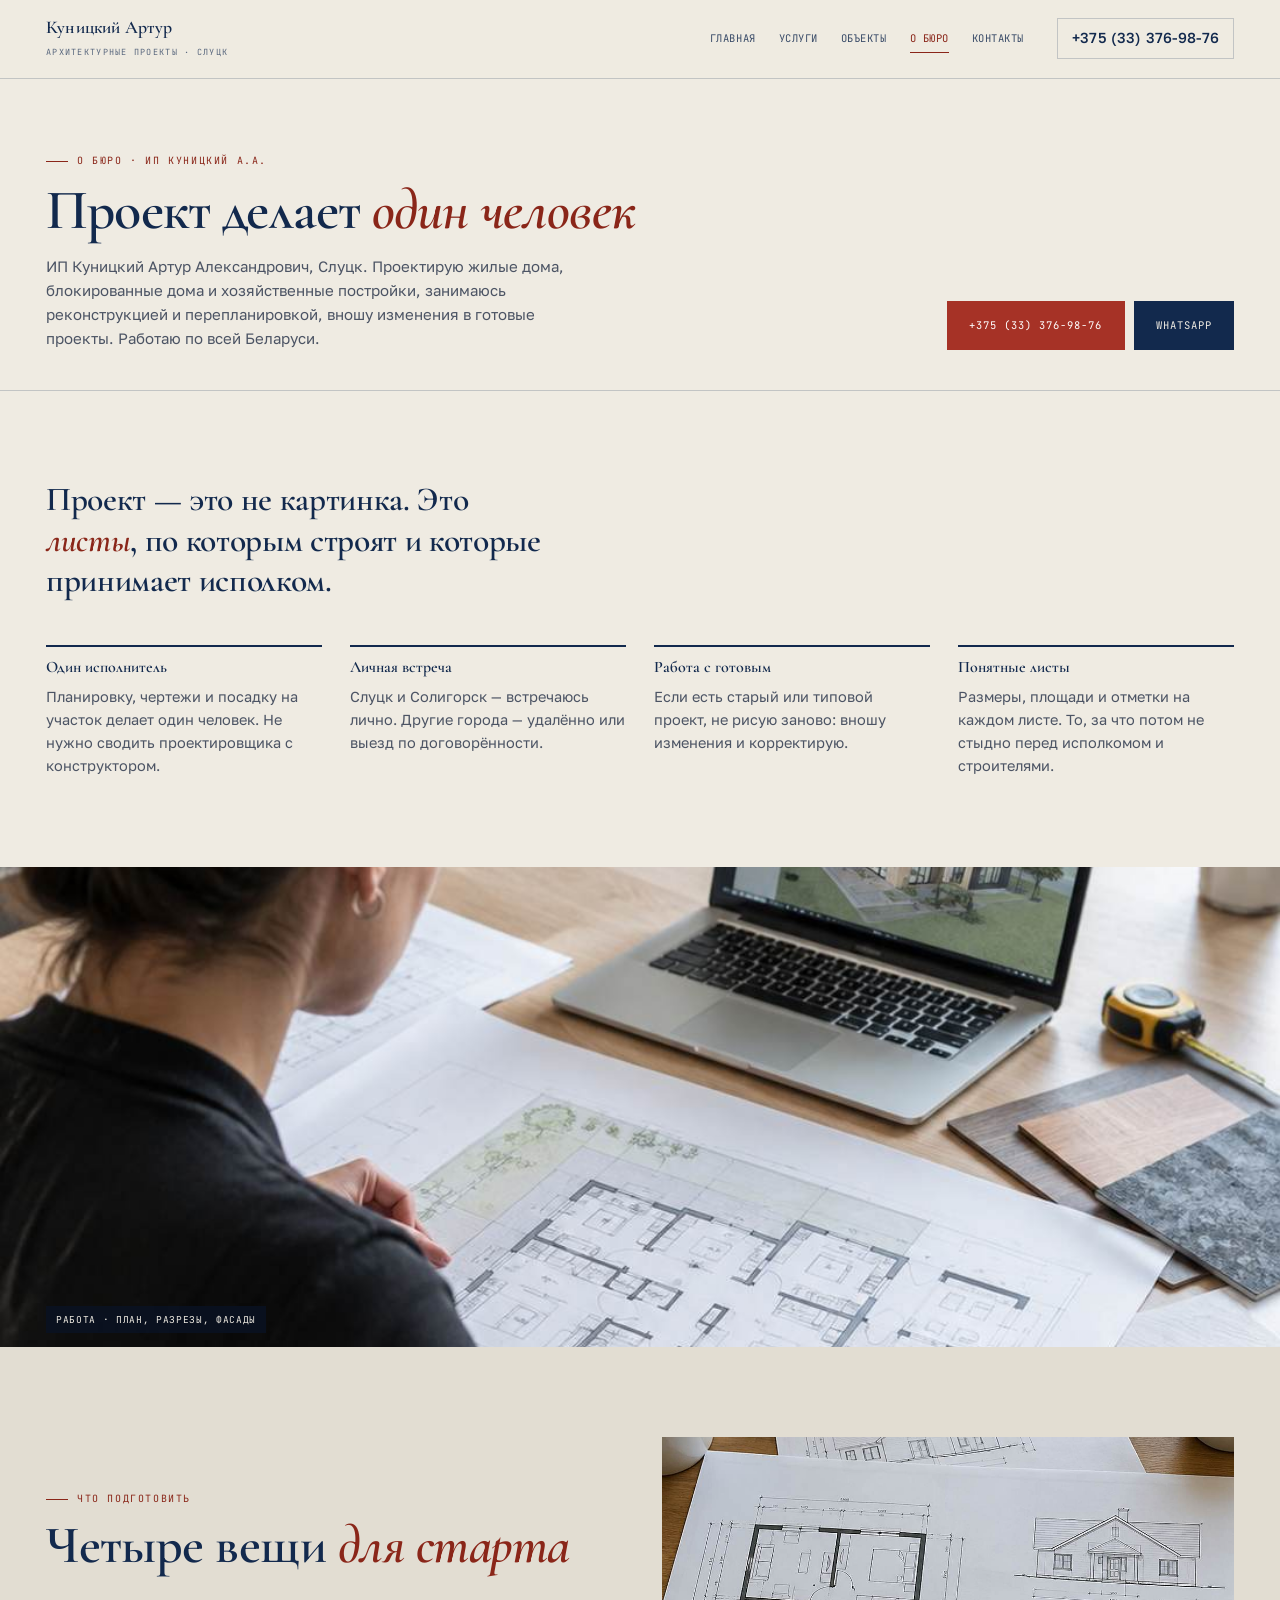
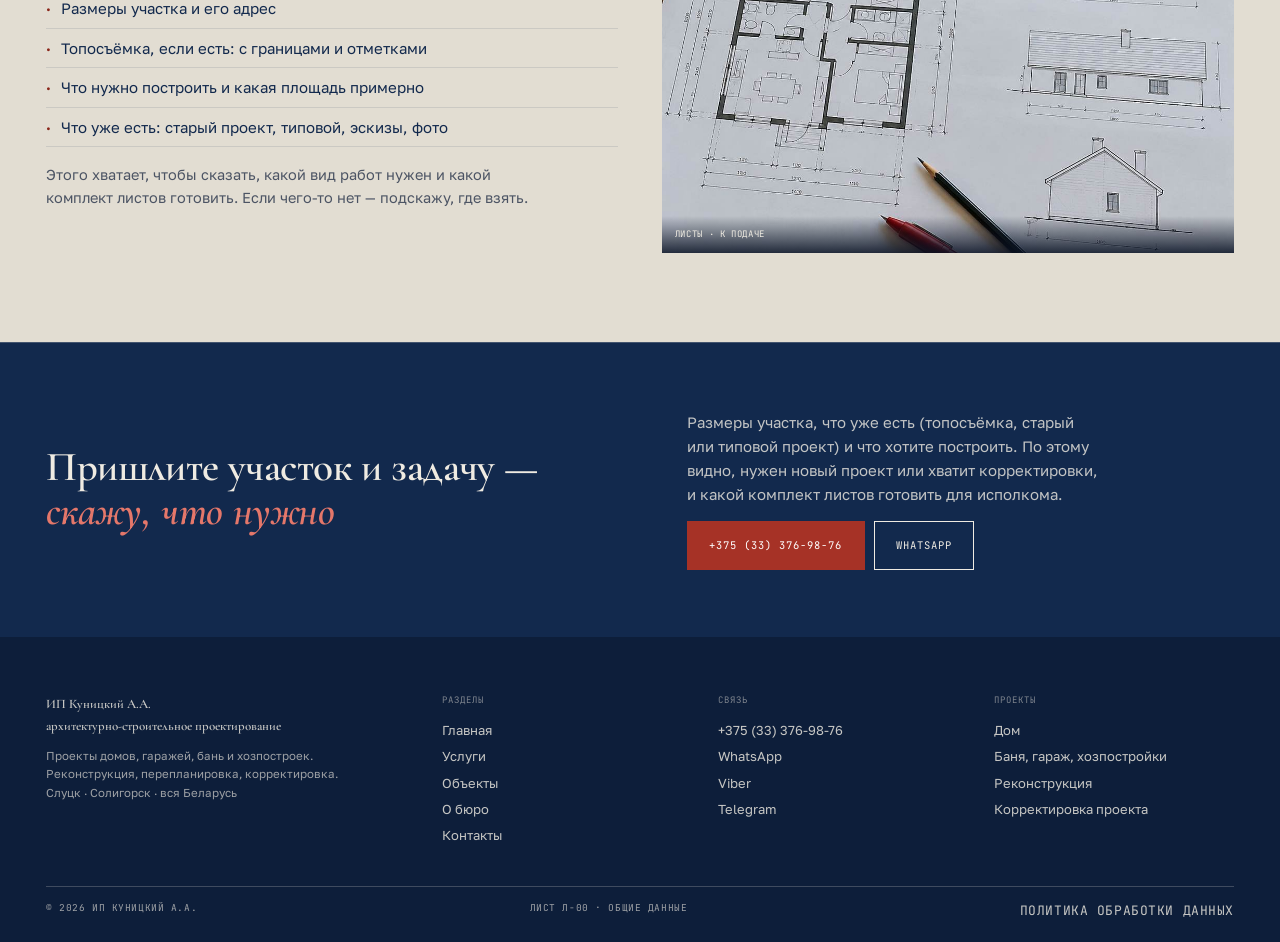
<file: master.html>
<!doctype html>
<html lang="ru">
<head>
<meta charset="utf-8">
<meta name="viewport" content="width=device-width, initial-scale=1">
<title>О бюро: ИП Куницкий Артур Александрович, Слуцк</title>
<meta name="description" content="ИП Куницкий А.А.: архитектурно-строительное проектирование в Слуцке и по всей Беларуси. Личные встречи в Слуцке и Солигорске, работа с готовыми проектами, листы для исполкома.">
<link rel="canonical" href="https://romjjjke.github.io/kunitsky/master.html">
<meta property="og:type" content="website">
<meta property="og:title" content="О бюро: ИП Куницкий Артур Александрович, Слуцк">
<meta property="og:description" content="ИП Куницкий А.А.: архитектурно-строительное проектирование в Слуцке и по всей Беларуси. Личные встречи в Слуцке и Солигорске, работа с готовыми проектами, листы для исполкома.">
<meta property="og:locale" content="ru_BY">
<meta property="og:url" content="https://romjjjke.github.io/kunitsky/master.html">
<meta property="og:image" content="https://romjjjke.github.io/kunitsky/assets/img/desk.jpg">
<meta name="theme-color" content="#12294D">
<link rel="icon" href="favicon.svg" type="image/svg+xml">
<link rel="preconnect" href="https://fonts.googleapis.com">
<link rel="preconnect" href="https://fonts.gstatic.com" crossorigin>
<link href="https://fonts.googleapis.com/css2?family=Cormorant+Garamond:ital,wght@0,500;0,600;1,500&family=Golos+Text:wght@400;500;600&family=JetBrains+Mono:wght@400;500&display=swap" rel="stylesheet">
<style>[hidden]{display:none!important}*,*::before,*::after{box-sizing:border-box}
html{-webkit-text-size-adjust:100%;overflow-x:clip}
body{margin:0;background:#EFEBE2;color:#12294D;font:400 17px/1.62 'Golos Text',system-ui,sans-serif;overflow-x:clip}
img{display:block;max-width:100%;height:auto}
a{color:inherit;text-decoration:none}
h1,h2,h3,p,ul,ol,figure,dl,dd{margin:0}ul,ol{padding:0;list-style:none}
button{font:inherit;color:inherit;background:none;border:0;cursor:pointer}
body.is-locked{overflow:hidden}
.wrap{width:100%;max-width:1340px;margin:0 auto;padding:0 clamp(16px,3.6vw,56px)}
.head{position:fixed;inset:0 0 auto;z-index:60;transition:background .25s,box-shadow .25s}
.head__row{display:flex;align-items:center;gap:clamp(12px,2.6vw,38px);height:78px;max-width:1340px;margin:0 auto;padding:0 clamp(16px,3.6vw,56px);border-bottom:1px solid rgba(239,235,226,.26);color:#EFEBE2}
.brand b{font:600 18px/1 'Cormorant Garamond',Georgia,serif}
.brand small{display:block;margin-top:5px;font-family:'JetBrains Mono',monospace;font-size:8.5px;letter-spacing:.15em;text-transform:uppercase;opacity:.68}
.head__tel{display:inline-flex;font:500 14.5px/1 'Golos Text',sans-serif;padding:12px 14px;border:1px solid rgba(239,235,226,.44);white-space:nowrap}
.head--solid,.head.is-stuck{background:rgba(239,235,226,.97);box-shadow:0 1px 0 rgba(18,41,77,.2)}
.head--solid .head__row,.head.is-stuck .head__row{border-bottom-color:transparent;color:#12294D}
.head--solid .head__tel,.head.is-stuck .head__tel{border-color:rgba(18,41,77,.2)}
.hero{position:relative;display:flex;flex-direction:column;justify-content:flex-end;min-height:min(96vh,960px);background:#12294D;color:#EFEBE2;overflow:hidden}
.hero__pic{position:absolute;inset:0}.hero__pic img{width:100%;height:100%;object-fit:cover}
.hero__veil{position:absolute;inset:0;background:linear-gradient(178deg,rgba(9,20,38,.78),rgba(9,20,38,.34) 32%,rgba(9,20,38,.56) 62%,rgba(9,20,38,.96))}
.hero__in{position:relative;z-index:2;width:100%;max-width:1340px;margin:0 auto;padding:140px clamp(16px,3.6vw,56px) clamp(20px,3.2vw,38px)}
.hero h1{margin-top:14px;font:600 clamp(2rem,.75rem + 5.4vw,4.9rem)/.98 'Cormorant Garamond',Georgia,serif;letter-spacing:-.015em}
.btn{display:inline-flex;align-items:center;justify-content:center;padding:15px 21px;border:1px solid currentColor;font-family:'JetBrains Mono',monospace;font-size:10.5px;letter-spacing:.1em;text-transform:uppercase;cursor:pointer}
.btn--red{background:#A63226;border-color:#A63226;color:#fff}
.btn--ink{background:#12294D;border-color:#12294D;color:#EFEBE2}
.btn--paper{background:#EFEBE2;border-color:#EFEBE2;color:#12294D}
.phead{padding:clamp(38px,5vw,80px) 0 clamp(22px,3.2vw,40px);border-bottom:1px solid rgba(18,41,77,.2)}
.inner{padding-top:78px}
.drawer{position:fixed;inset:0;z-index:90;background:#12294D;color:#EFEBE2;display:flex;flex-direction:column;padding:18px clamp(16px,3.6vw,56px) 24px;overflow-y:auto}
.mobbar{display:none}
.foot{background:#0D1E3A;color:#EFEBE2;padding:clamp(32px,4.4vw,62px) 0 20px}
@media (max-width:1180px){.nav{display:none}.burger{display:flex}}
@media (max-width:760px){
  body{padding-bottom:calc(66px + env(safe-area-inset-bottom))}
  .head__tel{display:none}
  .mobbar{display:grid;grid-template-columns:repeat(4,minmax(0,1fr));gap:6px;position:fixed;left:0;right:0;bottom:0;z-index:70;background:rgba(18,41,77,.98);border-top:1px solid rgba(239,235,226,.2);padding:8px 10px calc(8px + env(safe-area-inset-bottom))}
  .mobbar__b{display:flex;align-items:center;justify-content:center;min-height:46px;font-family:'JetBrains Mono',monospace;font-size:9px;letter-spacing:.02em;text-transform:uppercase;text-align:center;border:1px solid rgba(239,235,226,.28);color:#EFEBE2}
  .mobbar__b--call{background:#A63226;border-color:#A63226;color:#fff}
}</style>
<link rel="stylesheet" href="assets/css/style.v1.css">
<script type="application/ld+json">{"@context": "https://schema.org", "@type": "ProfessionalService", "name": "ИП Куницкий А.А. — архитектурно-строительное проектирование", "description": "Проекты индивидуальных жилых домов, блокированных домов, гаражей, бань и хозяйственных построек для предоставления в исполком. Реконструкция, перепланировка, внесение изменений в старый и типовой проект.", "telephone": "+375333769876", "url": "https://romjjjke.github.io/kunitsky/", "image": "https://romjjjke.github.io/kunitsky/assets/img/desk.jpg", "address": {"@type": "PostalAddress", "addressLocality": "Слуцк", "addressRegion": "Минская область", "addressCountry": "BY"}, "areaServed": "Беларусь", "priceRange": "по расчёту"}</script>
</head>
<body class="inner">
<header class="head head--solid">
  <div class="head__row">
    <a class="brand" href="index.html"><b>Куницкий Артур</b><small>архитектурные проекты · Слуцк</small></a>
    <nav class="nav" aria-label="Разделы"><a href="index.html">Главная</a><a href="uslugi.html">Услуги</a><a href="raboty.html">Объекты</a><a href="master.html" class="nav__cur">О бюро</a><a href="kontakty.html">Контакты</a></nav>
    <a class="head__tel" href="tel:+375333769876">+375 (33) 376-98-76</a>
    <button class="burger" id="burger" type="button" aria-expanded="false" aria-controls="drawer" aria-label="Меню"><span></span><span></span><span></span></button>
  </div>
</header>

<section class="phead">
  <div class="wrap">
    <p class="label">О бюро · ИП Куницкий А.А.</p>
    <div class="phead__row">
      <div>
        <h1>Проект делает <em>один человек</em></h1>
        <p class="phead__lead">ИП Куницкий Артур Александрович, Слуцк. Проектирую жилые дома, блокированные дома и хозяйственные постройки, занимаюсь реконструкцией и перепланировкой, вношу изменения в готовые проекты. Работаю по всей Беларуси.</p>
      </div>
      <div class="phead__act">
        <a class="btn btn--red" href="tel:+375333769876">+375 (33) 376-98-76</a>
        <a class="btn btn--ink" href="https://wa.me/375333769876" target="_blank" rel="noopener">WhatsApp</a>
      </div>
    </div>
  </div>
</section>

<section class="sec">
  <div class="wrap">
    <p class="quote">Проект — это не картинка. Это <em>листы</em>, по которым строят и которые принимает исполком.</p>
    <div class="manifest">
      <div class="rv"><h3>Один исполнитель</h3><p>Планировку, чертежи и посадку на участок делает один человек. Не нужно сводить проектировщика с конструктором.</p></div>
      <div class="rv"><h3>Личная встреча</h3><p>Слуцк и Солигорск — встречаюсь лично. Другие города — удалённо или выезд по договорённости.</p></div>
      <div class="rv"><h3>Работа с готовым</h3><p>Если есть старый или типовой проект, не рисую заново: вношу изменения и корректирую.</p></div>
      <div class="rv"><h3>Понятные листы</h3><p>Размеры, площади и отметки на каждом листе. То, за что потом не стыдно перед исполкомом и строителями.</p></div>
    </div>
  </div>
</section>

<div class="band">
  <img src="assets/img/studio.jpg" alt="Работа над планом дома" loading="lazy">
  <span class="band__cap">Работа · план, разрезы, фасады</span>
</div>

<section class="sec sec--p2">
  <div class="wrap split">
    <div>
      <p class="label">Что подготовить</p>
      <h2 class="h2">Четыре вещи <em>для старта</em></h2>
      <ul class="list" style="grid-template-columns:1fr">
        <li>Размеры участка и его адрес</li>
        <li>Топосъёмка, если есть: с границами и отметками</li>
        <li>Что нужно построить и какая площадь примерно</li>
        <li>Что уже есть: старый проект, типовой, эскизы, фото</li>
      </ul>
      <p style="margin-top:16px;font-size:14.5px;line-height:1.6;color:var(--mute);max-width:56ch">Этого хватает, чтобы сказать, какой вид работ нужен и какой комплект листов готовить. Если чего-то нет — подскажу, где взять.</p>
    </div>
    <figure class="split__pic">
      <img src="assets/img/sheets.jpg" alt="Листы проекта на столе" loading="lazy">
      <figcaption>Листы · к подаче</figcaption>
    </figure>
  </div>
</section>
<section class="cta">
  <div class="wrap cta__in">
    <h2>Пришлите участок и задачу — <em>скажу, что нужно</em></h2>
    <div class="cta__side">
      <p>Размеры участка, что уже есть (топосъёмка, старый или типовой проект) и что хотите построить. По этому видно, нужен новый проект или хватит корректировки, и какой комплект листов готовить для исполкома.</p>
      <div class="cta__act">
        <a class="btn btn--red" href="tel:+375333769876">+375 (33) 376-98-76</a>
        <a class="btn btn--ghost" href="https://wa.me/375333769876" target="_blank" rel="noopener">WhatsApp</a>
      </div>
    </div>
  </div>
</section>
<footer class="foot">
  <div class="wrap">
    <div class="foot__grid">
      <div>
        <p class="foot__brand">ИП Куницкий А.А.<br>архитектурно-строительное проектирование</p>
        <p class="foot__small">Проекты домов, гаражей, бань и хозпостроек.<br>Реконструкция, перепланировка, корректировка.<br>Слуцк · Солигорск · вся Беларусь</p>
      </div>
      <div class="foot__col">
        <div class="foot__h">Разделы</div>
        <a href="index.html">Главная</a><a href="uslugi.html">Услуги</a><a href="raboty.html">Объекты</a><a href="master.html">О бюро</a><a href="kontakty.html">Контакты</a>
      </div>
      <div class="foot__col">
        <div class="foot__h">Связь</div>
        <a href="tel:+375333769876">+375 (33) 376-98-76</a>
        <a href="https://wa.me/375333769876" target="_blank" rel="noopener">WhatsApp</a>
        <a href="viber://chat?number=%2B375333769876">Viber</a>
        <a href="https://t.me/+375333769876" target="_blank" rel="noopener">Telegram</a>
      </div>
      <div class="foot__col">
        <div class="foot__h">Проекты</div>
        <a href="uslugi.html#u1">Дом</a>
        <a href="uslugi.html#u2">Баня, гараж, хозпостройки</a>
        <a href="uslugi.html#u3">Реконструкция</a>
        <a href="uslugi.html#u5">Корректировка проекта</a>
      </div>
    </div>
    <div class="foot__bottom">
      <span>&copy; 2026 ИП Куницкий А.А.</span>
      <span>Лист Л-00 · общие данные</span>
      <a href="politika.html">Политика обработки данных</a>
    </div>
  </div>
</footer>
<div class="drawer" id="drawer" hidden>
  <div class="drawer__top">
    <a class="brand" href="index.html"><b>Куницкий Артур</b><small>архитектурные проекты · Слуцк</small></a>
    <button class="drawer__close" id="drawer-close" type="button" aria-label="Закрыть меню">&times;</button>
  </div>
  <nav class="drawer__nav" aria-label="Мобильная навигация"><a href="index.html">Главная<span>Л-01</span></a><a href="uslugi.html">Услуги<span>Л-02</span></a><a href="raboty.html">Объекты<span>Л-03</span></a><a href="master.html">О бюро<span>Л-04</span></a><a href="kontakty.html">Контакты<span>Л-05</span></a></nav>
  <div class="drawer__meta">
    <a href="tel:+375333769876">+375 (33) 376-98-76</a>
    <p>Слуцк · Солигорск · вся Беларусь</p>
    <div class="msg">
          <a class="btn btn--red" href="https://wa.me/375333769876" target="_blank" rel="noopener">WhatsApp</a>
          <a class="btn btn--ghost" href="viber://chat?number=%2B375333769876">Viber</a>
          <a class="btn btn--ghost" href="https://t.me/+375333769876" target="_blank" rel="noopener">Telegram</a>
        </div>
  </div>
</div>
<nav class="mobbar" aria-label="Быстрая связь">
  <a class="mobbar__b mobbar__b--call" href="tel:+375333769876">Позвонить</a>
  <a class="mobbar__b" href="https://wa.me/375333769876" target="_blank" rel="noopener">WhatsApp</a>
  <a class="mobbar__b" href="viber://chat?number=%2B375333769876">Viber</a>
  <a class="mobbar__b" href="https://t.me/+375333769876" target="_blank" rel="noopener">Telegram</a>
</nav>
<script src="assets/js/main.v1.js" defer></script>
</body>
</html>
</file>
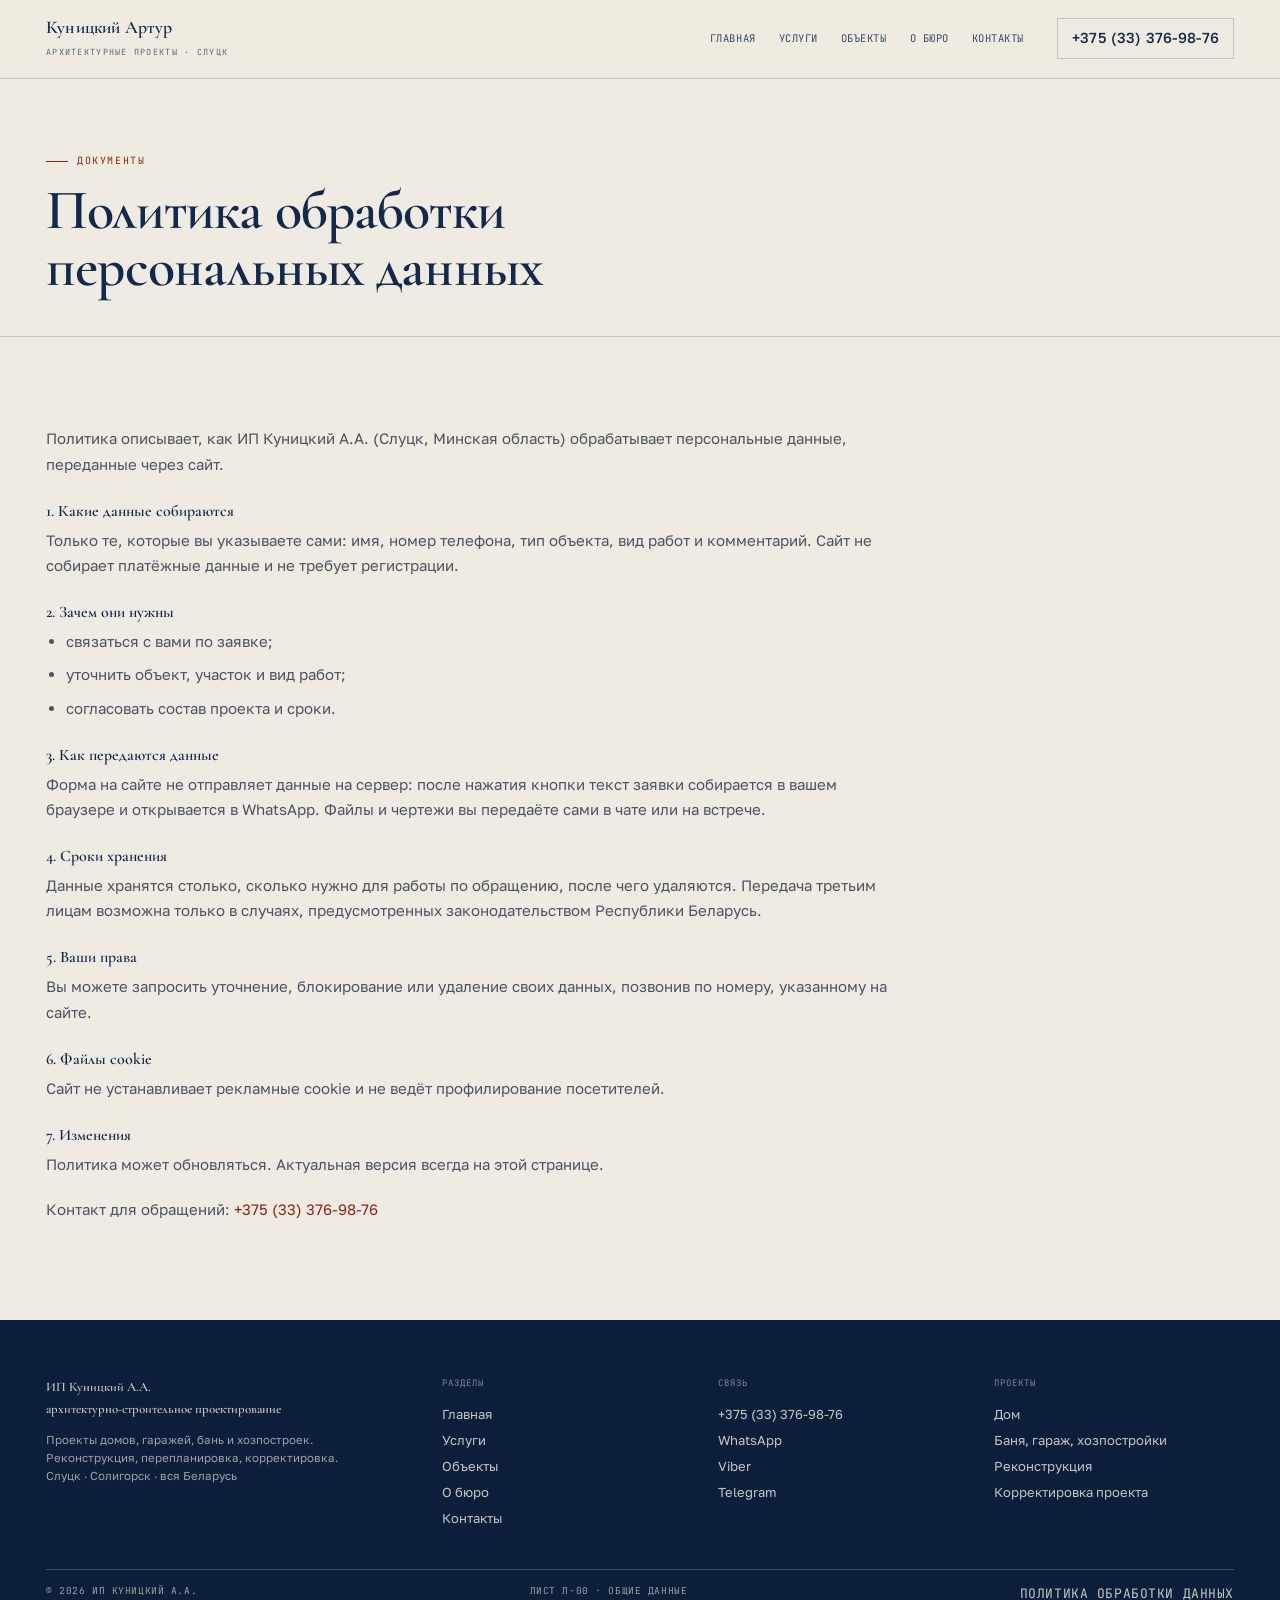
<file: politika.html>
<!doctype html>
<html lang="ru">
<head>
<meta charset="utf-8">
<meta name="viewport" content="width=device-width, initial-scale=1">
<title>Политика обработки персональных данных — ИП Куницкий А.А.</title>
<meta name="description" content="Как обрабатываются персональные данные посетителей сайта: какие данные собираются, зачем, как передаются и как их удалить.">
<link rel="canonical" href="https://romjjjke.github.io/kunitsky/politika.html">
<meta property="og:type" content="website">
<meta property="og:title" content="Политика обработки персональных данных — ИП Куницкий А.А.">
<meta property="og:description" content="Как обрабатываются персональные данные посетителей сайта: какие данные собираются, зачем, как передаются и как их удалить.">
<meta property="og:locale" content="ru_BY">
<meta property="og:url" content="https://romjjjke.github.io/kunitsky/politika.html">
<meta property="og:image" content="https://romjjjke.github.io/kunitsky/assets/img/desk.jpg">
<meta name="theme-color" content="#12294D">
<link rel="icon" href="favicon.svg" type="image/svg+xml">
<link rel="preconnect" href="https://fonts.googleapis.com">
<link rel="preconnect" href="https://fonts.gstatic.com" crossorigin>
<link href="https://fonts.googleapis.com/css2?family=Cormorant+Garamond:ital,wght@0,500;0,600;1,500&family=Golos+Text:wght@400;500;600&family=JetBrains+Mono:wght@400;500&display=swap" rel="stylesheet">
<style>[hidden]{display:none!important}*,*::before,*::after{box-sizing:border-box}
html{-webkit-text-size-adjust:100%;overflow-x:clip}
body{margin:0;background:#EFEBE2;color:#12294D;font:400 17px/1.62 'Golos Text',system-ui,sans-serif;overflow-x:clip}
img{display:block;max-width:100%;height:auto}
a{color:inherit;text-decoration:none}
h1,h2,h3,p,ul,ol,figure,dl,dd{margin:0}ul,ol{padding:0;list-style:none}
button{font:inherit;color:inherit;background:none;border:0;cursor:pointer}
body.is-locked{overflow:hidden}
.wrap{width:100%;max-width:1340px;margin:0 auto;padding:0 clamp(16px,3.6vw,56px)}
.head{position:fixed;inset:0 0 auto;z-index:60;transition:background .25s,box-shadow .25s}
.head__row{display:flex;align-items:center;gap:clamp(12px,2.6vw,38px);height:78px;max-width:1340px;margin:0 auto;padding:0 clamp(16px,3.6vw,56px);border-bottom:1px solid rgba(239,235,226,.26);color:#EFEBE2}
.brand b{font:600 18px/1 'Cormorant Garamond',Georgia,serif}
.brand small{display:block;margin-top:5px;font-family:'JetBrains Mono',monospace;font-size:8.5px;letter-spacing:.15em;text-transform:uppercase;opacity:.68}
.head__tel{display:inline-flex;font:500 14.5px/1 'Golos Text',sans-serif;padding:12px 14px;border:1px solid rgba(239,235,226,.44);white-space:nowrap}
.head--solid,.head.is-stuck{background:rgba(239,235,226,.97);box-shadow:0 1px 0 rgba(18,41,77,.2)}
.head--solid .head__row,.head.is-stuck .head__row{border-bottom-color:transparent;color:#12294D}
.head--solid .head__tel,.head.is-stuck .head__tel{border-color:rgba(18,41,77,.2)}
.hero{position:relative;display:flex;flex-direction:column;justify-content:flex-end;min-height:min(96vh,960px);background:#12294D;color:#EFEBE2;overflow:hidden}
.hero__pic{position:absolute;inset:0}.hero__pic img{width:100%;height:100%;object-fit:cover}
.hero__veil{position:absolute;inset:0;background:linear-gradient(178deg,rgba(9,20,38,.78),rgba(9,20,38,.34) 32%,rgba(9,20,38,.56) 62%,rgba(9,20,38,.96))}
.hero__in{position:relative;z-index:2;width:100%;max-width:1340px;margin:0 auto;padding:140px clamp(16px,3.6vw,56px) clamp(20px,3.2vw,38px)}
.hero h1{margin-top:14px;font:600 clamp(2rem,.75rem + 5.4vw,4.9rem)/.98 'Cormorant Garamond',Georgia,serif;letter-spacing:-.015em}
.btn{display:inline-flex;align-items:center;justify-content:center;padding:15px 21px;border:1px solid currentColor;font-family:'JetBrains Mono',monospace;font-size:10.5px;letter-spacing:.1em;text-transform:uppercase;cursor:pointer}
.btn--red{background:#A63226;border-color:#A63226;color:#fff}
.btn--ink{background:#12294D;border-color:#12294D;color:#EFEBE2}
.btn--paper{background:#EFEBE2;border-color:#EFEBE2;color:#12294D}
.phead{padding:clamp(38px,5vw,80px) 0 clamp(22px,3.2vw,40px);border-bottom:1px solid rgba(18,41,77,.2)}
.inner{padding-top:78px}
.drawer{position:fixed;inset:0;z-index:90;background:#12294D;color:#EFEBE2;display:flex;flex-direction:column;padding:18px clamp(16px,3.6vw,56px) 24px;overflow-y:auto}
.mobbar{display:none}
.foot{background:#0D1E3A;color:#EFEBE2;padding:clamp(32px,4.4vw,62px) 0 20px}
@media (max-width:1180px){.nav{display:none}.burger{display:flex}}
@media (max-width:760px){
  body{padding-bottom:calc(66px + env(safe-area-inset-bottom))}
  .head__tel{display:none}
  .mobbar{display:grid;grid-template-columns:repeat(4,minmax(0,1fr));gap:6px;position:fixed;left:0;right:0;bottom:0;z-index:70;background:rgba(18,41,77,.98);border-top:1px solid rgba(239,235,226,.2);padding:8px 10px calc(8px + env(safe-area-inset-bottom))}
  .mobbar__b{display:flex;align-items:center;justify-content:center;min-height:46px;font-family:'JetBrains Mono',monospace;font-size:9px;letter-spacing:.02em;text-transform:uppercase;text-align:center;border:1px solid rgba(239,235,226,.28);color:#EFEBE2}
  .mobbar__b--call{background:#A63226;border-color:#A63226;color:#fff}
}</style>
<link rel="stylesheet" href="assets/css/style.v1.css">
<script type="application/ld+json">{"@context": "https://schema.org", "@type": "ProfessionalService", "name": "ИП Куницкий А.А. — архитектурно-строительное проектирование", "description": "Проекты индивидуальных жилых домов, блокированных домов, гаражей, бань и хозяйственных построек для предоставления в исполком. Реконструкция, перепланировка, внесение изменений в старый и типовой проект.", "telephone": "+375333769876", "url": "https://romjjjke.github.io/kunitsky/", "image": "https://romjjjke.github.io/kunitsky/assets/img/desk.jpg", "address": {"@type": "PostalAddress", "addressLocality": "Слуцк", "addressRegion": "Минская область", "addressCountry": "BY"}, "areaServed": "Беларусь", "priceRange": "по расчёту"}</script>
</head>
<body class="inner">
<header class="head head--solid">
  <div class="head__row">
    <a class="brand" href="index.html"><b>Куницкий Артур</b><small>архитектурные проекты · Слуцк</small></a>
    <nav class="nav" aria-label="Разделы"><a href="index.html">Главная</a><a href="uslugi.html">Услуги</a><a href="raboty.html">Объекты</a><a href="master.html">О бюро</a><a href="kontakty.html">Контакты</a></nav>
    <a class="head__tel" href="tel:+375333769876">+375 (33) 376-98-76</a>
    <button class="burger" id="burger" type="button" aria-expanded="false" aria-controls="drawer" aria-label="Меню"><span></span><span></span><span></span></button>
  </div>
</header>

<section class="phead">
  <div class="wrap">
    <p class="label">Документы</p>
    <h1>Политика обработки<br>персональных данных</h1>
  </div>
</section>

<section class="sec">
  <div class="wrap">
    <div class="legal">
      <p>Политика описывает, как ИП Куницкий А.А. (Слуцк, Минская область) обрабатывает персональные данные, переданные через сайт.</p>
      <h2>1. Какие данные собираются</h2>
      <p>Только те, которые вы указываете сами: имя, номер телефона, тип объекта, вид работ и комментарий. Сайт не собирает платёжные данные и не требует регистрации.</p>
      <h2>2. Зачем они нужны</h2>
      <ul>
        <li>связаться с вами по заявке;</li>
        <li>уточнить объект, участок и вид работ;</li>
        <li>согласовать состав проекта и сроки.</li>
      </ul>
      <h2>3. Как передаются данные</h2>
      <p>Форма на сайте не отправляет данные на сервер: после нажатия кнопки текст заявки собирается в вашем браузере и открывается в WhatsApp. Файлы и чертежи вы передаёте сами в чате или на встрече.</p>
      <h2>4. Сроки хранения</h2>
      <p>Данные хранятся столько, сколько нужно для работы по обращению, после чего удаляются. Передача третьим лицам возможна только в случаях, предусмотренных законодательством Республики Беларусь.</p>
      <h2>5. Ваши права</h2>
      <p>Вы можете запросить уточнение, блокирование или удаление своих данных, позвонив по номеру, указанному на сайте.</p>
      <h2>6. Файлы cookie</h2>
      <p>Сайт не устанавливает рекламные cookie и не ведёт профилирование посетителей.</p>
      <h2>7. Изменения</h2>
      <p>Политика может обновляться. Актуальная версия всегда на этой странице.</p>
      <p style="margin-top:20px">Контакт для обращений: <a href="tel:+375333769876" style="color:var(--red-d)">+375 (33) 376-98-76</a></p>
    </div>
  </div>
</section>
<footer class="foot">
  <div class="wrap">
    <div class="foot__grid">
      <div>
        <p class="foot__brand">ИП Куницкий А.А.<br>архитектурно-строительное проектирование</p>
        <p class="foot__small">Проекты домов, гаражей, бань и хозпостроек.<br>Реконструкция, перепланировка, корректировка.<br>Слуцк · Солигорск · вся Беларусь</p>
      </div>
      <div class="foot__col">
        <div class="foot__h">Разделы</div>
        <a href="index.html">Главная</a><a href="uslugi.html">Услуги</a><a href="raboty.html">Объекты</a><a href="master.html">О бюро</a><a href="kontakty.html">Контакты</a>
      </div>
      <div class="foot__col">
        <div class="foot__h">Связь</div>
        <a href="tel:+375333769876">+375 (33) 376-98-76</a>
        <a href="https://wa.me/375333769876" target="_blank" rel="noopener">WhatsApp</a>
        <a href="viber://chat?number=%2B375333769876">Viber</a>
        <a href="https://t.me/+375333769876" target="_blank" rel="noopener">Telegram</a>
      </div>
      <div class="foot__col">
        <div class="foot__h">Проекты</div>
        <a href="uslugi.html#u1">Дом</a>
        <a href="uslugi.html#u2">Баня, гараж, хозпостройки</a>
        <a href="uslugi.html#u3">Реконструкция</a>
        <a href="uslugi.html#u5">Корректировка проекта</a>
      </div>
    </div>
    <div class="foot__bottom">
      <span>&copy; 2026 ИП Куницкий А.А.</span>
      <span>Лист Л-00 · общие данные</span>
      <a href="politika.html">Политика обработки данных</a>
    </div>
  </div>
</footer>
<div class="drawer" id="drawer" hidden>
  <div class="drawer__top">
    <a class="brand" href="index.html"><b>Куницкий Артур</b><small>архитектурные проекты · Слуцк</small></a>
    <button class="drawer__close" id="drawer-close" type="button" aria-label="Закрыть меню">&times;</button>
  </div>
  <nav class="drawer__nav" aria-label="Мобильная навигация"><a href="index.html">Главная<span>Л-01</span></a><a href="uslugi.html">Услуги<span>Л-02</span></a><a href="raboty.html">Объекты<span>Л-03</span></a><a href="master.html">О бюро<span>Л-04</span></a><a href="kontakty.html">Контакты<span>Л-05</span></a></nav>
  <div class="drawer__meta">
    <a href="tel:+375333769876">+375 (33) 376-98-76</a>
    <p>Слуцк · Солигорск · вся Беларусь</p>
    <div class="msg">
          <a class="btn btn--red" href="https://wa.me/375333769876" target="_blank" rel="noopener">WhatsApp</a>
          <a class="btn btn--ghost" href="viber://chat?number=%2B375333769876">Viber</a>
          <a class="btn btn--ghost" href="https://t.me/+375333769876" target="_blank" rel="noopener">Telegram</a>
        </div>
  </div>
</div>
<nav class="mobbar" aria-label="Быстрая связь">
  <a class="mobbar__b mobbar__b--call" href="tel:+375333769876">Позвонить</a>
  <a class="mobbar__b" href="https://wa.me/375333769876" target="_blank" rel="noopener">WhatsApp</a>
  <a class="mobbar__b" href="viber://chat?number=%2B375333769876">Viber</a>
  <a class="mobbar__b" href="https://t.me/+375333769876" target="_blank" rel="noopener">Telegram</a>
</nav>
<script src="assets/js/main.v1.js" defer></script>
</body>
</html>
</file>
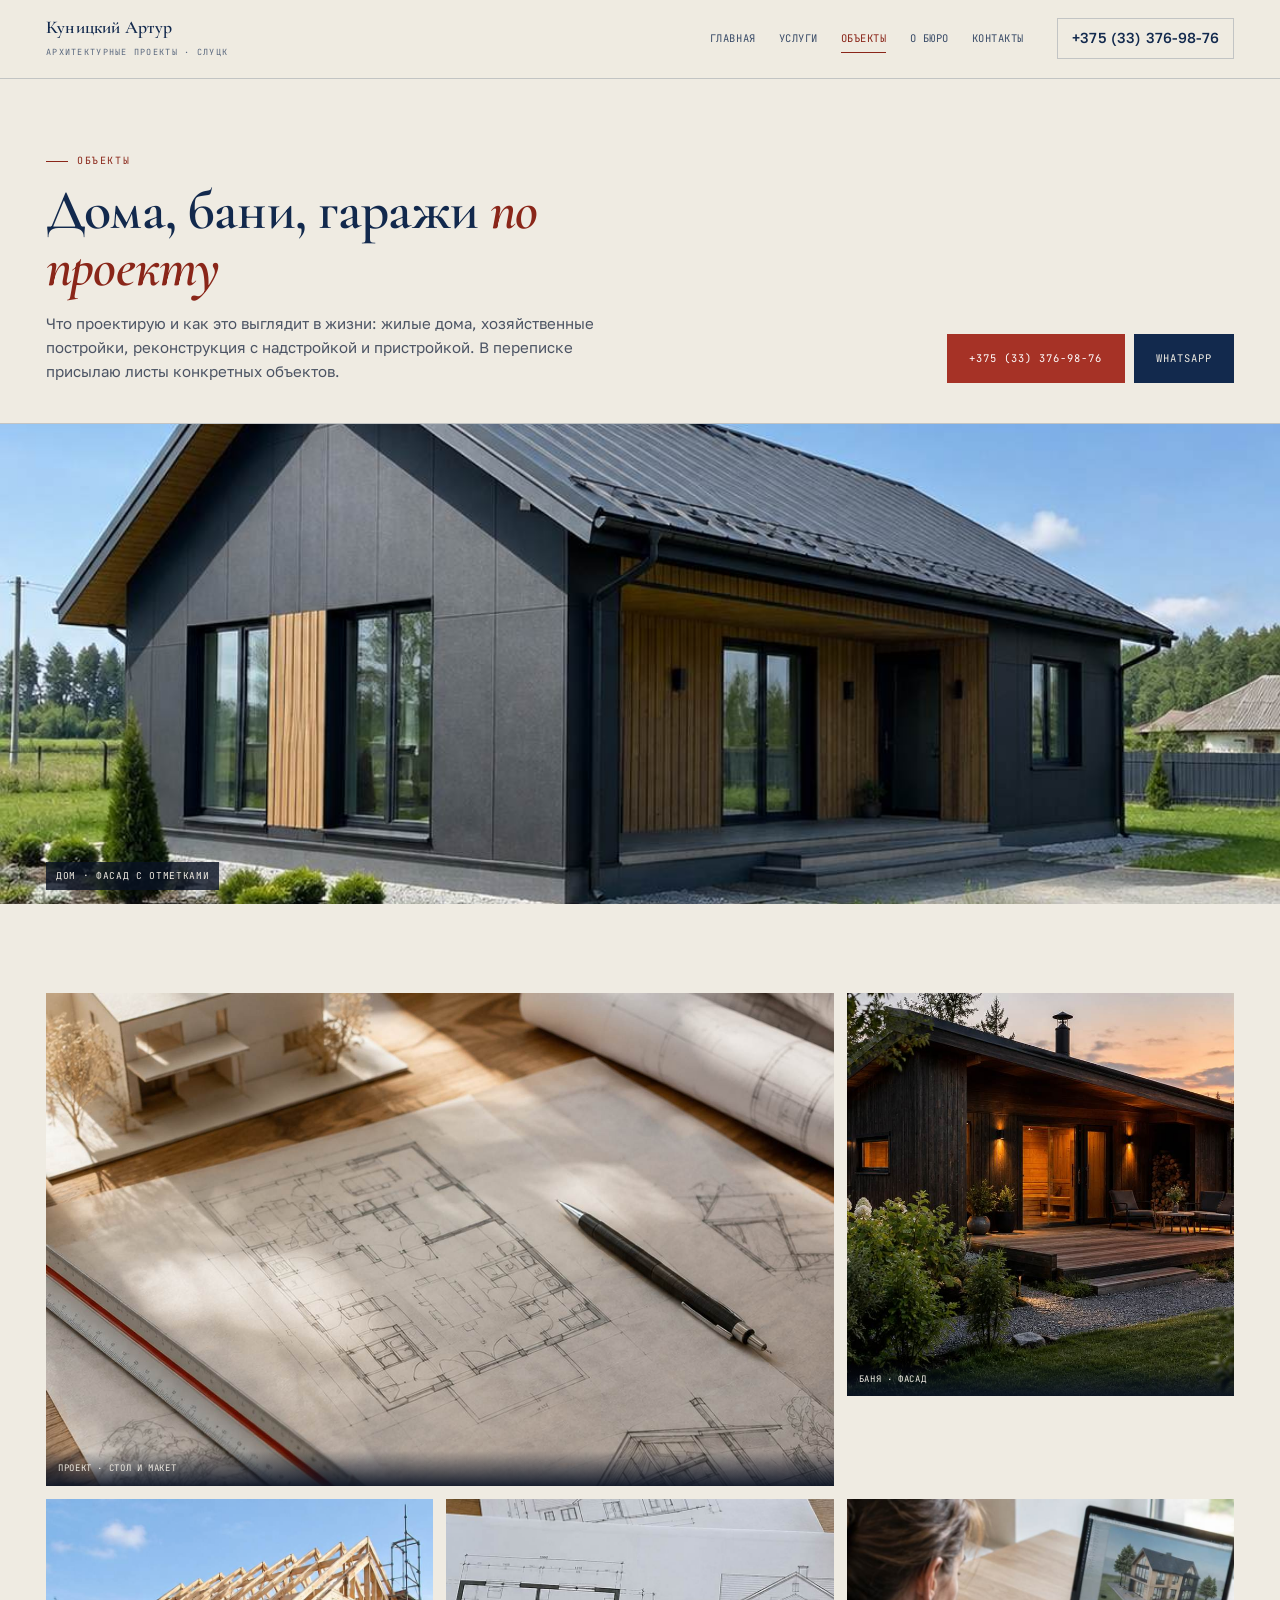
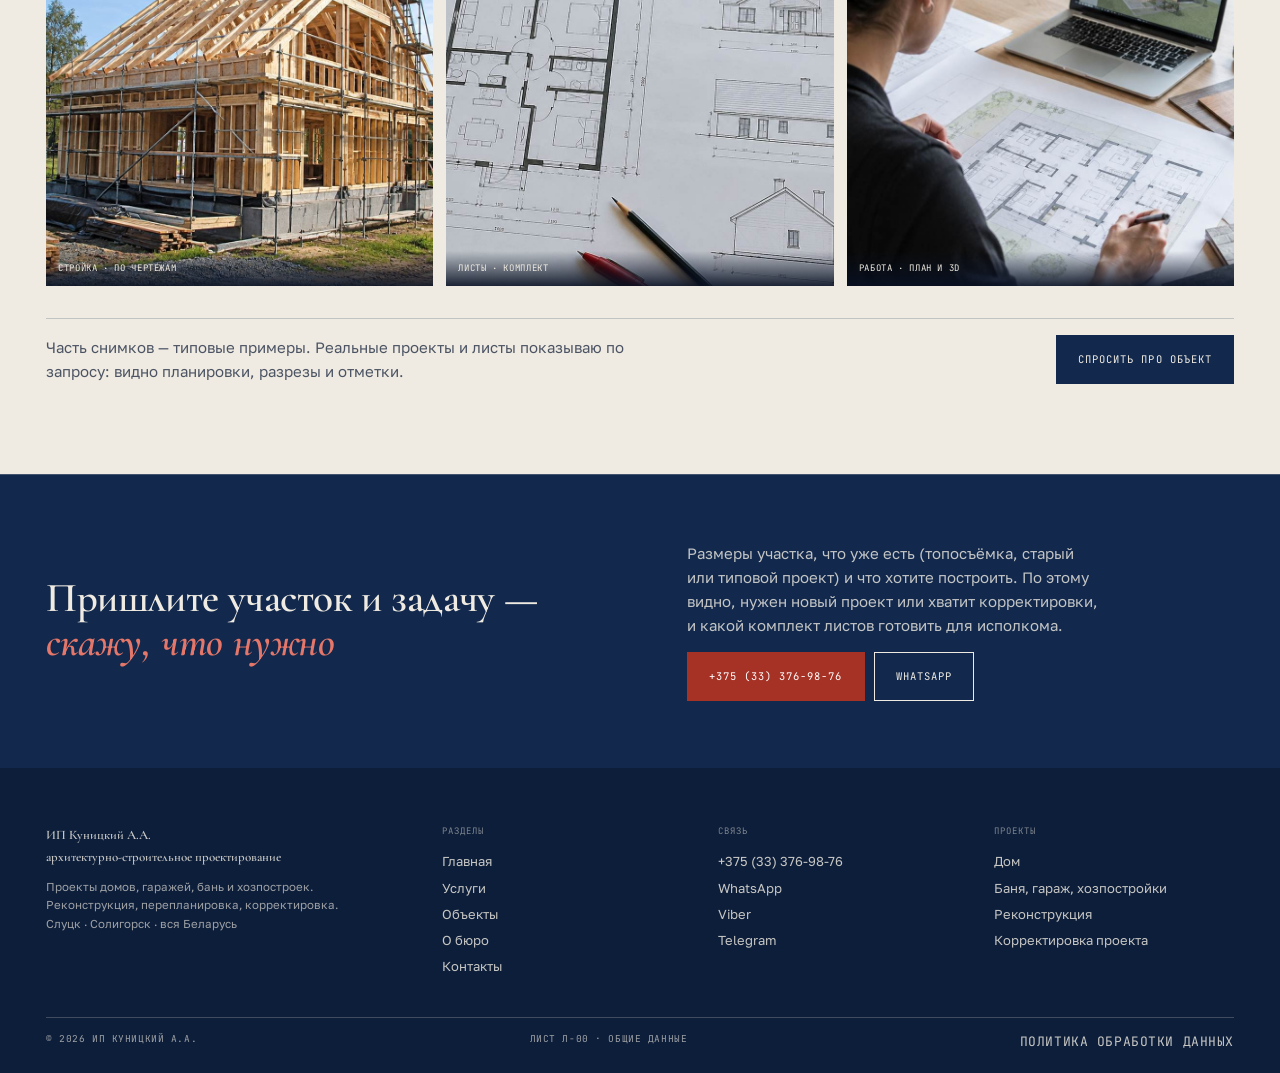
<file: raboty.html>
<!doctype html>
<html lang="ru">
<head>
<meta charset="utf-8">
<meta name="viewport" content="width=device-width, initial-scale=1">
<title>Объекты: проекты домов, бань и гаражей</title>
<meta name="description" content="Что проектирую: жилые дома, хозяйственные постройки, реконструкция. Как выглядят листы проекта и объекты, построенные по проекту. Слуцк и вся Беларусь.">
<link rel="canonical" href="https://romjjjke.github.io/kunitsky/raboty.html">
<meta property="og:type" content="website">
<meta property="og:title" content="Объекты: проекты домов, бань и гаражей">
<meta property="og:description" content="Что проектирую: жилые дома, хозяйственные постройки, реконструкция. Как выглядят листы проекта и объекты, построенные по проекту. Слуцк и вся Беларусь.">
<meta property="og:locale" content="ru_BY">
<meta property="og:url" content="https://romjjjke.github.io/kunitsky/raboty.html">
<meta property="og:image" content="https://romjjjke.github.io/kunitsky/assets/img/desk.jpg">
<meta name="theme-color" content="#12294D">
<link rel="icon" href="favicon.svg" type="image/svg+xml">
<link rel="preconnect" href="https://fonts.googleapis.com">
<link rel="preconnect" href="https://fonts.gstatic.com" crossorigin>
<link href="https://fonts.googleapis.com/css2?family=Cormorant+Garamond:ital,wght@0,500;0,600;1,500&family=Golos+Text:wght@400;500;600&family=JetBrains+Mono:wght@400;500&display=swap" rel="stylesheet">
<style>[hidden]{display:none!important}*,*::before,*::after{box-sizing:border-box}
html{-webkit-text-size-adjust:100%;overflow-x:clip}
body{margin:0;background:#EFEBE2;color:#12294D;font:400 17px/1.62 'Golos Text',system-ui,sans-serif;overflow-x:clip}
img{display:block;max-width:100%;height:auto}
a{color:inherit;text-decoration:none}
h1,h2,h3,p,ul,ol,figure,dl,dd{margin:0}ul,ol{padding:0;list-style:none}
button{font:inherit;color:inherit;background:none;border:0;cursor:pointer}
body.is-locked{overflow:hidden}
.wrap{width:100%;max-width:1340px;margin:0 auto;padding:0 clamp(16px,3.6vw,56px)}
.head{position:fixed;inset:0 0 auto;z-index:60;transition:background .25s,box-shadow .25s}
.head__row{display:flex;align-items:center;gap:clamp(12px,2.6vw,38px);height:78px;max-width:1340px;margin:0 auto;padding:0 clamp(16px,3.6vw,56px);border-bottom:1px solid rgba(239,235,226,.26);color:#EFEBE2}
.brand b{font:600 18px/1 'Cormorant Garamond',Georgia,serif}
.brand small{display:block;margin-top:5px;font-family:'JetBrains Mono',monospace;font-size:8.5px;letter-spacing:.15em;text-transform:uppercase;opacity:.68}
.head__tel{display:inline-flex;font:500 14.5px/1 'Golos Text',sans-serif;padding:12px 14px;border:1px solid rgba(239,235,226,.44);white-space:nowrap}
.head--solid,.head.is-stuck{background:rgba(239,235,226,.97);box-shadow:0 1px 0 rgba(18,41,77,.2)}
.head--solid .head__row,.head.is-stuck .head__row{border-bottom-color:transparent;color:#12294D}
.head--solid .head__tel,.head.is-stuck .head__tel{border-color:rgba(18,41,77,.2)}
.hero{position:relative;display:flex;flex-direction:column;justify-content:flex-end;min-height:min(96vh,960px);background:#12294D;color:#EFEBE2;overflow:hidden}
.hero__pic{position:absolute;inset:0}.hero__pic img{width:100%;height:100%;object-fit:cover}
.hero__veil{position:absolute;inset:0;background:linear-gradient(178deg,rgba(9,20,38,.78),rgba(9,20,38,.34) 32%,rgba(9,20,38,.56) 62%,rgba(9,20,38,.96))}
.hero__in{position:relative;z-index:2;width:100%;max-width:1340px;margin:0 auto;padding:140px clamp(16px,3.6vw,56px) clamp(20px,3.2vw,38px)}
.hero h1{margin-top:14px;font:600 clamp(2rem,.75rem + 5.4vw,4.9rem)/.98 'Cormorant Garamond',Georgia,serif;letter-spacing:-.015em}
.btn{display:inline-flex;align-items:center;justify-content:center;padding:15px 21px;border:1px solid currentColor;font-family:'JetBrains Mono',monospace;font-size:10.5px;letter-spacing:.1em;text-transform:uppercase;cursor:pointer}
.btn--red{background:#A63226;border-color:#A63226;color:#fff}
.btn--ink{background:#12294D;border-color:#12294D;color:#EFEBE2}
.btn--paper{background:#EFEBE2;border-color:#EFEBE2;color:#12294D}
.phead{padding:clamp(38px,5vw,80px) 0 clamp(22px,3.2vw,40px);border-bottom:1px solid rgba(18,41,77,.2)}
.inner{padding-top:78px}
.drawer{position:fixed;inset:0;z-index:90;background:#12294D;color:#EFEBE2;display:flex;flex-direction:column;padding:18px clamp(16px,3.6vw,56px) 24px;overflow-y:auto}
.mobbar{display:none}
.foot{background:#0D1E3A;color:#EFEBE2;padding:clamp(32px,4.4vw,62px) 0 20px}
@media (max-width:1180px){.nav{display:none}.burger{display:flex}}
@media (max-width:760px){
  body{padding-bottom:calc(66px + env(safe-area-inset-bottom))}
  .head__tel{display:none}
  .mobbar{display:grid;grid-template-columns:repeat(4,minmax(0,1fr));gap:6px;position:fixed;left:0;right:0;bottom:0;z-index:70;background:rgba(18,41,77,.98);border-top:1px solid rgba(239,235,226,.2);padding:8px 10px calc(8px + env(safe-area-inset-bottom))}
  .mobbar__b{display:flex;align-items:center;justify-content:center;min-height:46px;font-family:'JetBrains Mono',monospace;font-size:9px;letter-spacing:.02em;text-transform:uppercase;text-align:center;border:1px solid rgba(239,235,226,.28);color:#EFEBE2}
  .mobbar__b--call{background:#A63226;border-color:#A63226;color:#fff}
}</style>
<link rel="stylesheet" href="assets/css/style.v1.css">
<script type="application/ld+json">{"@context": "https://schema.org", "@type": "ProfessionalService", "name": "ИП Куницкий А.А. — архитектурно-строительное проектирование", "description": "Проекты индивидуальных жилых домов, блокированных домов, гаражей, бань и хозяйственных построек для предоставления в исполком. Реконструкция, перепланировка, внесение изменений в старый и типовой проект.", "telephone": "+375333769876", "url": "https://romjjjke.github.io/kunitsky/", "image": "https://romjjjke.github.io/kunitsky/assets/img/desk.jpg", "address": {"@type": "PostalAddress", "addressLocality": "Слуцк", "addressRegion": "Минская область", "addressCountry": "BY"}, "areaServed": "Беларусь", "priceRange": "по расчёту"}</script>
</head>
<body class="inner">
<header class="head head--solid">
  <div class="head__row">
    <a class="brand" href="index.html"><b>Куницкий Артур</b><small>архитектурные проекты · Слуцк</small></a>
    <nav class="nav" aria-label="Разделы"><a href="index.html">Главная</a><a href="uslugi.html">Услуги</a><a href="raboty.html" class="nav__cur">Объекты</a><a href="master.html">О бюро</a><a href="kontakty.html">Контакты</a></nav>
    <a class="head__tel" href="tel:+375333769876">+375 (33) 376-98-76</a>
    <button class="burger" id="burger" type="button" aria-expanded="false" aria-controls="drawer" aria-label="Меню"><span></span><span></span><span></span></button>
  </div>
</header>

<section class="phead">
  <div class="wrap">
    <p class="label">Объекты</p>
    <div class="phead__row">
      <div>
        <h1>Дома, бани, гаражи <em>по проекту</em></h1>
        <p class="phead__lead">Что проектирую и как это выглядит в жизни: жилые дома, хозяйственные постройки, реконструкция с надстройкой и пристройкой. В переписке присылаю листы конкретных объектов.</p>
      </div>
      <div class="phead__act">
        <a class="btn btn--red" href="tel:+375333769876">+375 (33) 376-98-76</a>
        <a class="btn btn--ink" href="https://wa.me/375333769876" target="_blank" rel="noopener">WhatsApp</a>
      </div>
    </div>
  </div>
</section>

<div class="band">
  <img src="assets/img/house.jpg" alt="Жилой дом по проекту" loading="lazy">
  <span class="band__cap">Дом · фасад с отметками</span>
</div>

<section class="sec">
  <div class="wrap">
    <div class="gal">
      <figure class="g-a rv"><img src="assets/img/desk.jpg" alt="Чертежи и макет"><figcaption>Проект · стол и макет</figcaption></figure>
      <figure class="g-b rv"><img src="assets/img/bath.jpg" alt="Баня"><figcaption>Баня · фасад</figcaption></figure>
      <figure class="g-c rv"><img src="assets/img/frame.jpg" alt="Стройка дома"><figcaption>Стройка · по чертежам</figcaption></figure>
      <figure class="g-d rv"><img src="assets/img/sheets.jpg" alt="Комплект листов"><figcaption>Листы · комплект</figcaption></figure>
      <figure class="g-e rv"><img src="assets/img/studio.jpg" alt="Работа над проектом"><figcaption>Работа · план и 3D</figcaption></figure>
    </div>
    <div style="margin-top:clamp(20px,3vw,32px);border-top:1px solid var(--line);padding-top:16px;display:grid;grid-template-columns:minmax(0,1fr) auto;gap:14px;align-items:center">
      <p style="font-size:15px;line-height:1.6;color:var(--mute);max-width:66ch">Часть снимков — типовые примеры. Реальные проекты и листы показываю по запросу: видно планировки, разрезы и отметки.</p>
      <a class="btn btn--ink" href="https://wa.me/375333769876" target="_blank" rel="noopener">Спросить про объект</a>
    </div>
  </div>
</section>
<section class="cta">
  <div class="wrap cta__in">
    <h2>Пришлите участок и задачу — <em>скажу, что нужно</em></h2>
    <div class="cta__side">
      <p>Размеры участка, что уже есть (топосъёмка, старый или типовой проект) и что хотите построить. По этому видно, нужен новый проект или хватит корректировки, и какой комплект листов готовить для исполкома.</p>
      <div class="cta__act">
        <a class="btn btn--red" href="tel:+375333769876">+375 (33) 376-98-76</a>
        <a class="btn btn--ghost" href="https://wa.me/375333769876" target="_blank" rel="noopener">WhatsApp</a>
      </div>
    </div>
  </div>
</section>
<footer class="foot">
  <div class="wrap">
    <div class="foot__grid">
      <div>
        <p class="foot__brand">ИП Куницкий А.А.<br>архитектурно-строительное проектирование</p>
        <p class="foot__small">Проекты домов, гаражей, бань и хозпостроек.<br>Реконструкция, перепланировка, корректировка.<br>Слуцк · Солигорск · вся Беларусь</p>
      </div>
      <div class="foot__col">
        <div class="foot__h">Разделы</div>
        <a href="index.html">Главная</a><a href="uslugi.html">Услуги</a><a href="raboty.html">Объекты</a><a href="master.html">О бюро</a><a href="kontakty.html">Контакты</a>
      </div>
      <div class="foot__col">
        <div class="foot__h">Связь</div>
        <a href="tel:+375333769876">+375 (33) 376-98-76</a>
        <a href="https://wa.me/375333769876" target="_blank" rel="noopener">WhatsApp</a>
        <a href="viber://chat?number=%2B375333769876">Viber</a>
        <a href="https://t.me/+375333769876" target="_blank" rel="noopener">Telegram</a>
      </div>
      <div class="foot__col">
        <div class="foot__h">Проекты</div>
        <a href="uslugi.html#u1">Дом</a>
        <a href="uslugi.html#u2">Баня, гараж, хозпостройки</a>
        <a href="uslugi.html#u3">Реконструкция</a>
        <a href="uslugi.html#u5">Корректировка проекта</a>
      </div>
    </div>
    <div class="foot__bottom">
      <span>&copy; 2026 ИП Куницкий А.А.</span>
      <span>Лист Л-00 · общие данные</span>
      <a href="politika.html">Политика обработки данных</a>
    </div>
  </div>
</footer>
<div class="drawer" id="drawer" hidden>
  <div class="drawer__top">
    <a class="brand" href="index.html"><b>Куницкий Артур</b><small>архитектурные проекты · Слуцк</small></a>
    <button class="drawer__close" id="drawer-close" type="button" aria-label="Закрыть меню">&times;</button>
  </div>
  <nav class="drawer__nav" aria-label="Мобильная навигация"><a href="index.html">Главная<span>Л-01</span></a><a href="uslugi.html">Услуги<span>Л-02</span></a><a href="raboty.html">Объекты<span>Л-03</span></a><a href="master.html">О бюро<span>Л-04</span></a><a href="kontakty.html">Контакты<span>Л-05</span></a></nav>
  <div class="drawer__meta">
    <a href="tel:+375333769876">+375 (33) 376-98-76</a>
    <p>Слуцк · Солигорск · вся Беларусь</p>
    <div class="msg">
          <a class="btn btn--red" href="https://wa.me/375333769876" target="_blank" rel="noopener">WhatsApp</a>
          <a class="btn btn--ghost" href="viber://chat?number=%2B375333769876">Viber</a>
          <a class="btn btn--ghost" href="https://t.me/+375333769876" target="_blank" rel="noopener">Telegram</a>
        </div>
  </div>
</div>
<nav class="mobbar" aria-label="Быстрая связь">
  <a class="mobbar__b mobbar__b--call" href="tel:+375333769876">Позвонить</a>
  <a class="mobbar__b" href="https://wa.me/375333769876" target="_blank" rel="noopener">WhatsApp</a>
  <a class="mobbar__b" href="viber://chat?number=%2B375333769876">Viber</a>
  <a class="mobbar__b" href="https://t.me/+375333769876" target="_blank" rel="noopener">Telegram</a>
</nav>
<script src="assets/js/main.v1.js" defer></script>
</body>
</html>
</file>
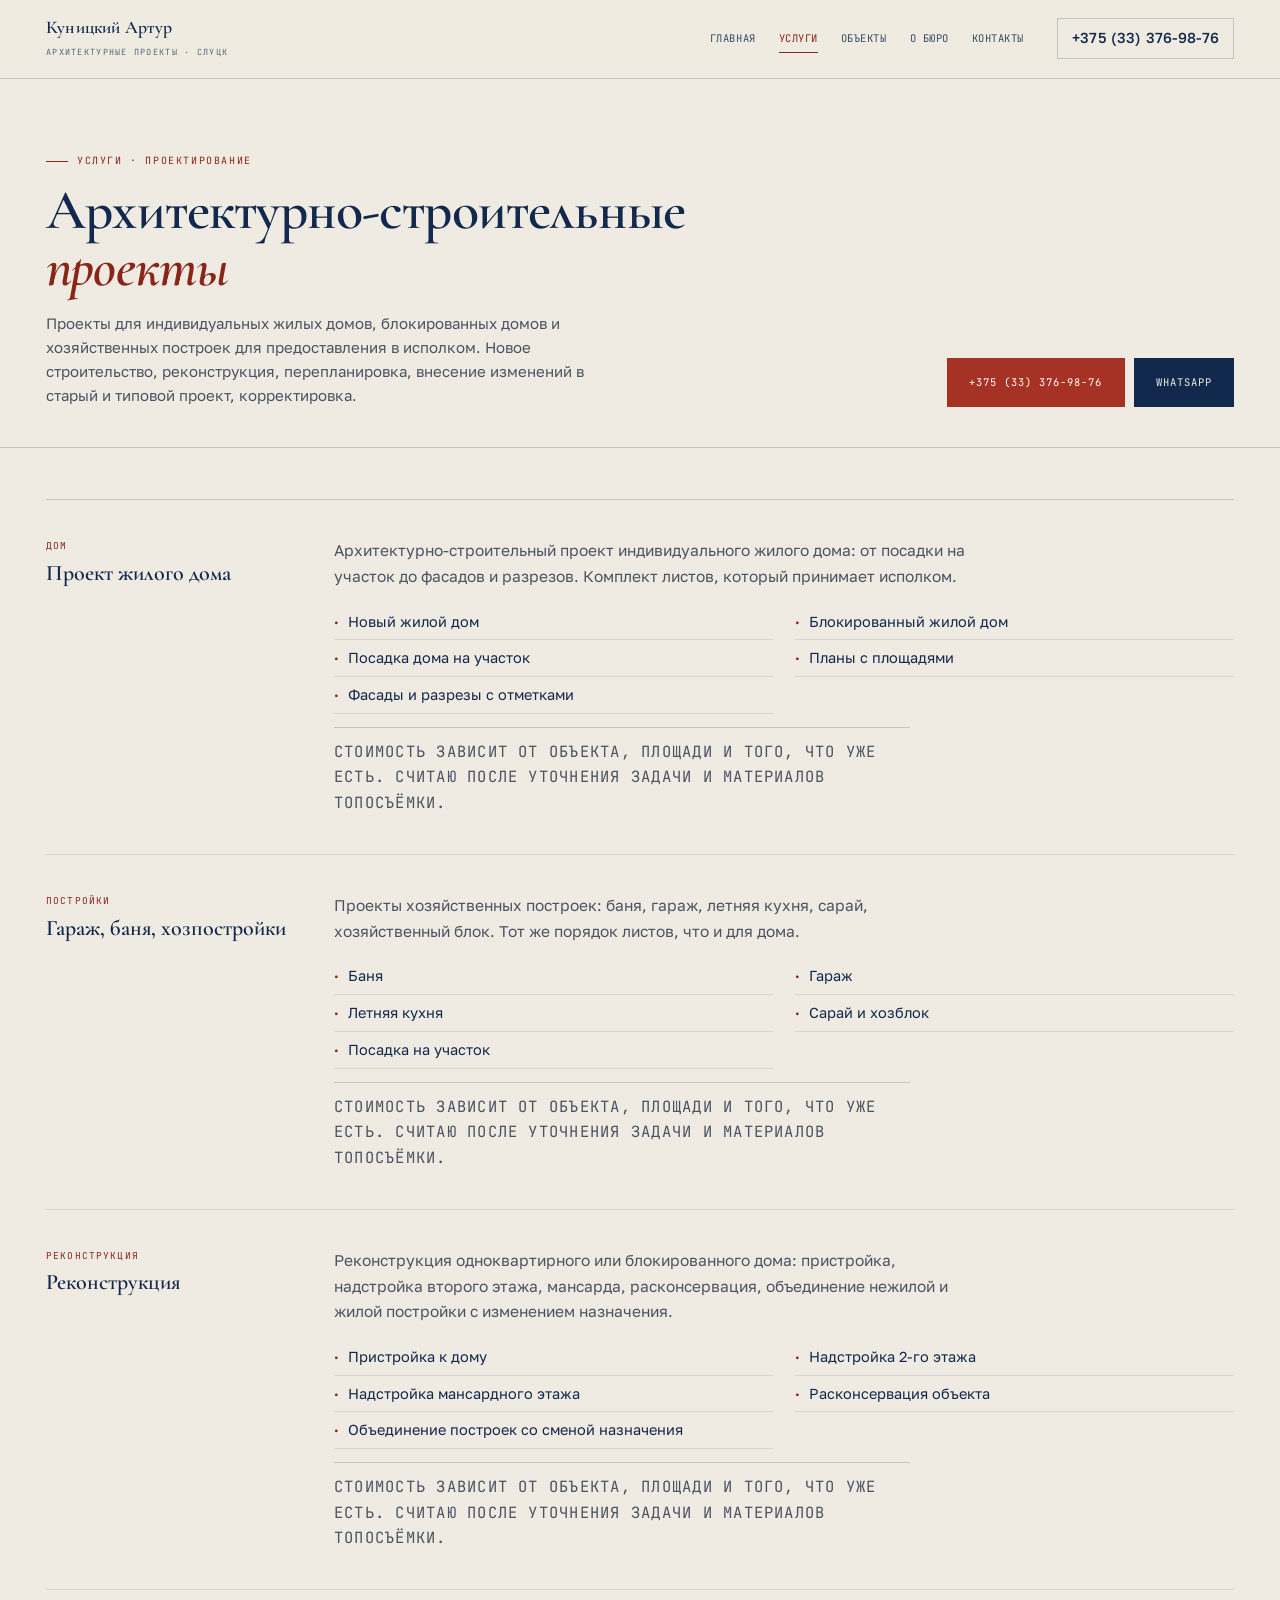
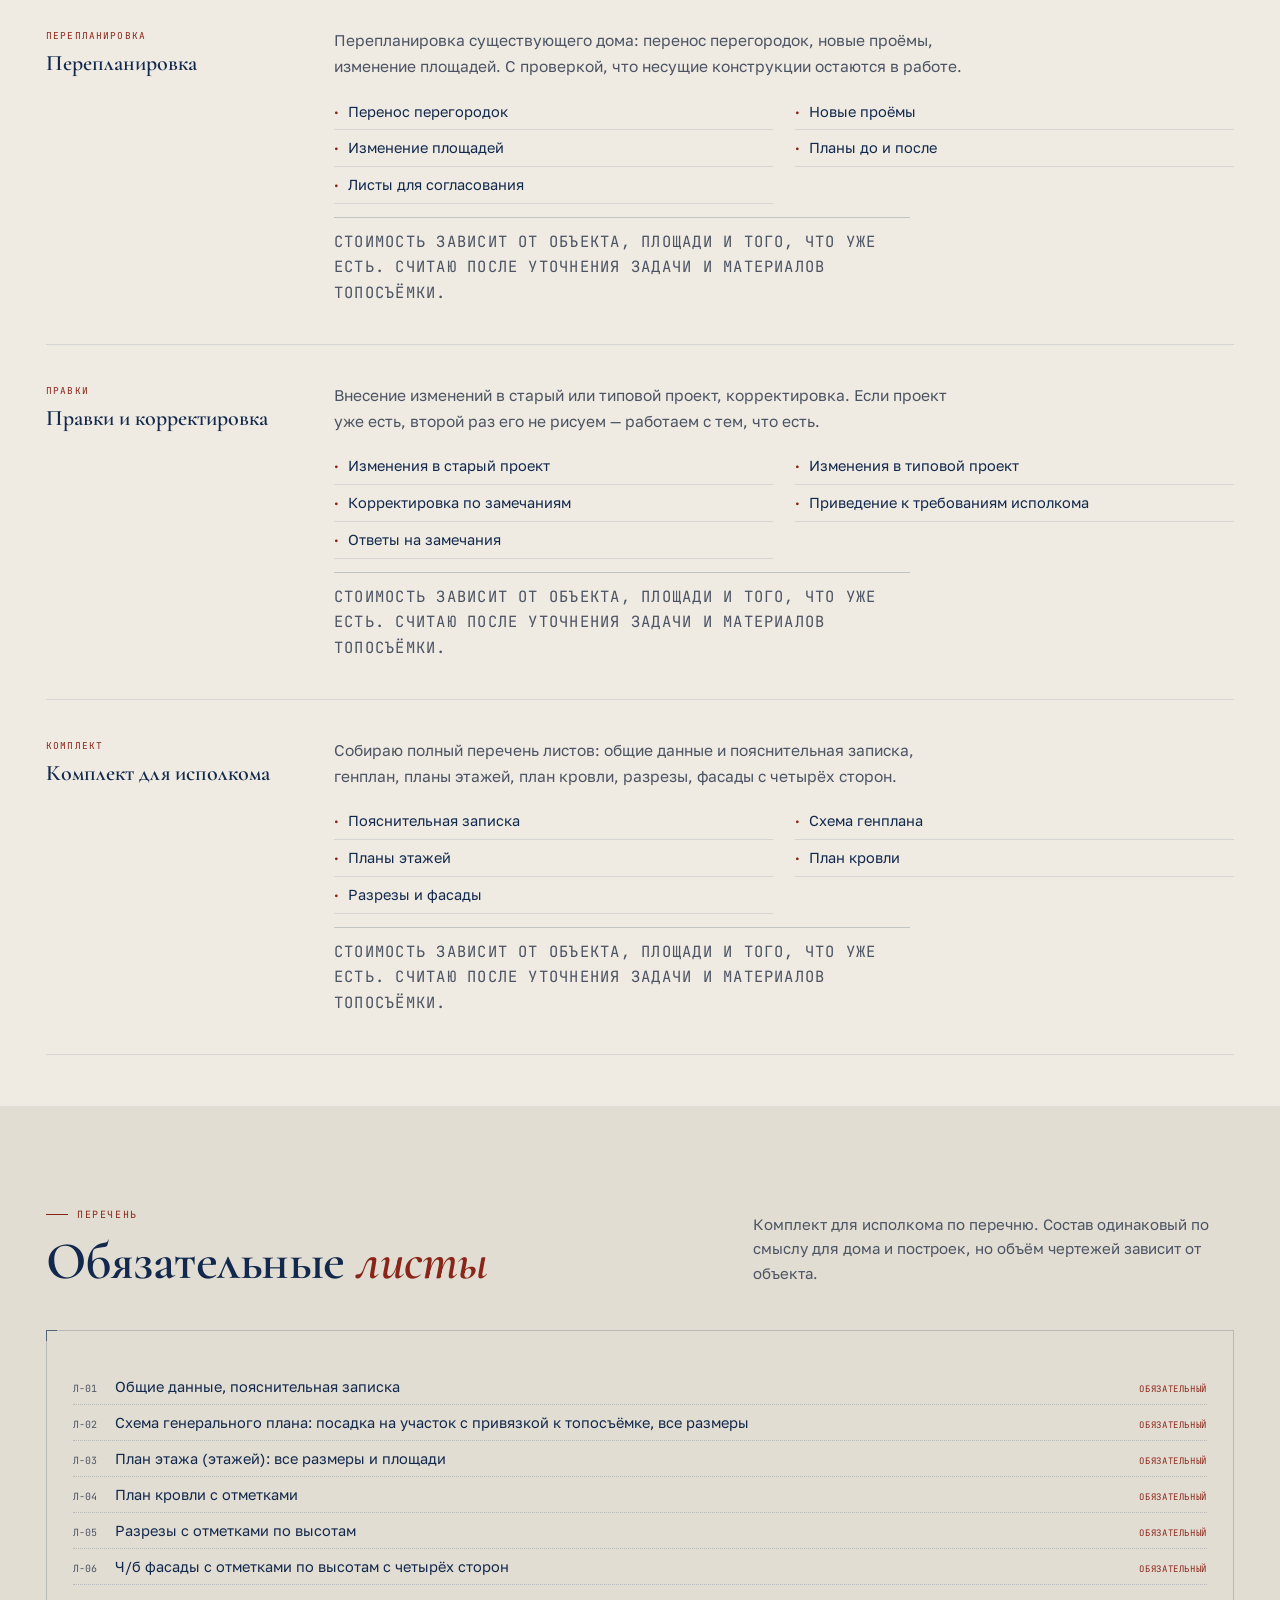
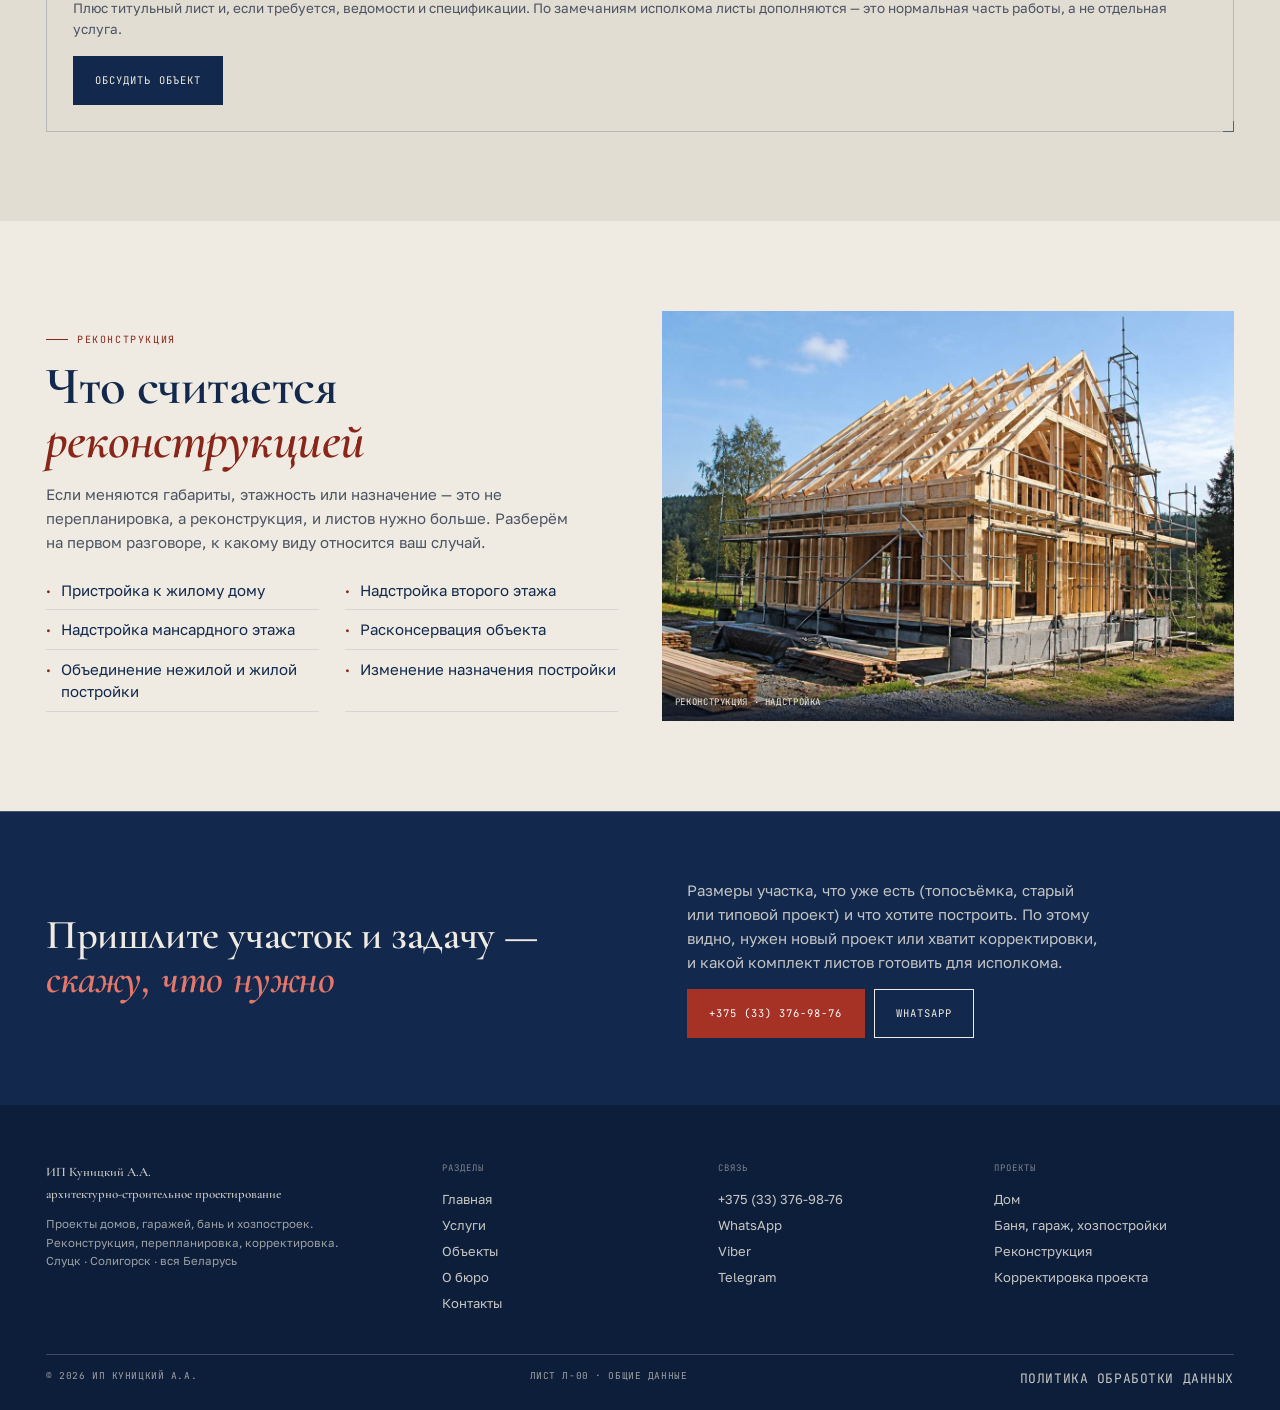
<file: uslugi.html>
<!doctype html>
<html lang="ru">
<head>
<meta charset="utf-8">
<meta name="viewport" content="width=device-width, initial-scale=1">
<title>Услуги проектирования: дом, баня, гараж, реконструкция</title>
<meta name="description" content="Проект жилого дома и блокированного дома, проекты бани, гаража и хозпостроек, реконструкция с пристройкой и надстройкой, перепланировка, внесение изменений в старый и типовой проект, корректировка. Перечень листов для исполкома.">
<link rel="canonical" href="https://romjjjke.github.io/kunitsky/uslugi.html">
<meta property="og:type" content="website">
<meta property="og:title" content="Услуги проектирования: дом, баня, гараж, реконструкция">
<meta property="og:description" content="Проект жилого дома и блокированного дома, проекты бани, гаража и хозпостроек, реконструкция с пристройкой и надстройкой, перепланировка, внесение изменений в старый и типовой проект, корректировка. Перечень листов для исполкома.">
<meta property="og:locale" content="ru_BY">
<meta property="og:url" content="https://romjjjke.github.io/kunitsky/uslugi.html">
<meta property="og:image" content="https://romjjjke.github.io/kunitsky/assets/img/desk.jpg">
<meta name="theme-color" content="#12294D">
<link rel="icon" href="favicon.svg" type="image/svg+xml">
<link rel="preconnect" href="https://fonts.googleapis.com">
<link rel="preconnect" href="https://fonts.gstatic.com" crossorigin>
<link href="https://fonts.googleapis.com/css2?family=Cormorant+Garamond:ital,wght@0,500;0,600;1,500&family=Golos+Text:wght@400;500;600&family=JetBrains+Mono:wght@400;500&display=swap" rel="stylesheet">
<style>[hidden]{display:none!important}*,*::before,*::after{box-sizing:border-box}
html{-webkit-text-size-adjust:100%;overflow-x:clip}
body{margin:0;background:#EFEBE2;color:#12294D;font:400 17px/1.62 'Golos Text',system-ui,sans-serif;overflow-x:clip}
img{display:block;max-width:100%;height:auto}
a{color:inherit;text-decoration:none}
h1,h2,h3,p,ul,ol,figure,dl,dd{margin:0}ul,ol{padding:0;list-style:none}
button{font:inherit;color:inherit;background:none;border:0;cursor:pointer}
body.is-locked{overflow:hidden}
.wrap{width:100%;max-width:1340px;margin:0 auto;padding:0 clamp(16px,3.6vw,56px)}
.head{position:fixed;inset:0 0 auto;z-index:60;transition:background .25s,box-shadow .25s}
.head__row{display:flex;align-items:center;gap:clamp(12px,2.6vw,38px);height:78px;max-width:1340px;margin:0 auto;padding:0 clamp(16px,3.6vw,56px);border-bottom:1px solid rgba(239,235,226,.26);color:#EFEBE2}
.brand b{font:600 18px/1 'Cormorant Garamond',Georgia,serif}
.brand small{display:block;margin-top:5px;font-family:'JetBrains Mono',monospace;font-size:8.5px;letter-spacing:.15em;text-transform:uppercase;opacity:.68}
.head__tel{display:inline-flex;font:500 14.5px/1 'Golos Text',sans-serif;padding:12px 14px;border:1px solid rgba(239,235,226,.44);white-space:nowrap}
.head--solid,.head.is-stuck{background:rgba(239,235,226,.97);box-shadow:0 1px 0 rgba(18,41,77,.2)}
.head--solid .head__row,.head.is-stuck .head__row{border-bottom-color:transparent;color:#12294D}
.head--solid .head__tel,.head.is-stuck .head__tel{border-color:rgba(18,41,77,.2)}
.hero{position:relative;display:flex;flex-direction:column;justify-content:flex-end;min-height:min(96vh,960px);background:#12294D;color:#EFEBE2;overflow:hidden}
.hero__pic{position:absolute;inset:0}.hero__pic img{width:100%;height:100%;object-fit:cover}
.hero__veil{position:absolute;inset:0;background:linear-gradient(178deg,rgba(9,20,38,.78),rgba(9,20,38,.34) 32%,rgba(9,20,38,.56) 62%,rgba(9,20,38,.96))}
.hero__in{position:relative;z-index:2;width:100%;max-width:1340px;margin:0 auto;padding:140px clamp(16px,3.6vw,56px) clamp(20px,3.2vw,38px)}
.hero h1{margin-top:14px;font:600 clamp(2rem,.75rem + 5.4vw,4.9rem)/.98 'Cormorant Garamond',Georgia,serif;letter-spacing:-.015em}
.btn{display:inline-flex;align-items:center;justify-content:center;padding:15px 21px;border:1px solid currentColor;font-family:'JetBrains Mono',monospace;font-size:10.5px;letter-spacing:.1em;text-transform:uppercase;cursor:pointer}
.btn--red{background:#A63226;border-color:#A63226;color:#fff}
.btn--ink{background:#12294D;border-color:#12294D;color:#EFEBE2}
.btn--paper{background:#EFEBE2;border-color:#EFEBE2;color:#12294D}
.phead{padding:clamp(38px,5vw,80px) 0 clamp(22px,3.2vw,40px);border-bottom:1px solid rgba(18,41,77,.2)}
.inner{padding-top:78px}
.drawer{position:fixed;inset:0;z-index:90;background:#12294D;color:#EFEBE2;display:flex;flex-direction:column;padding:18px clamp(16px,3.6vw,56px) 24px;overflow-y:auto}
.mobbar{display:none}
.foot{background:#0D1E3A;color:#EFEBE2;padding:clamp(32px,4.4vw,62px) 0 20px}
@media (max-width:1180px){.nav{display:none}.burger{display:flex}}
@media (max-width:760px){
  body{padding-bottom:calc(66px + env(safe-area-inset-bottom))}
  .head__tel{display:none}
  .mobbar{display:grid;grid-template-columns:repeat(4,minmax(0,1fr));gap:6px;position:fixed;left:0;right:0;bottom:0;z-index:70;background:rgba(18,41,77,.98);border-top:1px solid rgba(239,235,226,.2);padding:8px 10px calc(8px + env(safe-area-inset-bottom))}
  .mobbar__b{display:flex;align-items:center;justify-content:center;min-height:46px;font-family:'JetBrains Mono',monospace;font-size:9px;letter-spacing:.02em;text-transform:uppercase;text-align:center;border:1px solid rgba(239,235,226,.28);color:#EFEBE2}
  .mobbar__b--call{background:#A63226;border-color:#A63226;color:#fff}
}</style>
<link rel="stylesheet" href="assets/css/style.v1.css">
<script type="application/ld+json">{"@context": "https://schema.org", "@type": "ProfessionalService", "name": "ИП Куницкий А.А. — архитектурно-строительное проектирование", "description": "Проекты индивидуальных жилых домов, блокированных домов, гаражей, бань и хозяйственных построек для предоставления в исполком. Реконструкция, перепланировка, внесение изменений в старый и типовой проект.", "telephone": "+375333769876", "url": "https://romjjjke.github.io/kunitsky/", "image": "https://romjjjke.github.io/kunitsky/assets/img/desk.jpg", "address": {"@type": "PostalAddress", "addressLocality": "Слуцк", "addressRegion": "Минская область", "addressCountry": "BY"}, "areaServed": "Беларусь", "priceRange": "по расчёту"}</script>
</head>
<body class="inner">
<header class="head head--solid">
  <div class="head__row">
    <a class="brand" href="index.html"><b>Куницкий Артур</b><small>архитектурные проекты · Слуцк</small></a>
    <nav class="nav" aria-label="Разделы"><a href="index.html">Главная</a><a href="uslugi.html" class="nav__cur">Услуги</a><a href="raboty.html">Объекты</a><a href="master.html">О бюро</a><a href="kontakty.html">Контакты</a></nav>
    <a class="head__tel" href="tel:+375333769876">+375 (33) 376-98-76</a>
    <button class="burger" id="burger" type="button" aria-expanded="false" aria-controls="drawer" aria-label="Меню"><span></span><span></span><span></span></button>
  </div>
</header>

<section class="phead">
  <div class="wrap">
    <p class="label">Услуги · проектирование</p>
    <div class="phead__row">
      <div>
        <h1>Архитектурно-строительные <em>проекты</em></h1>
        <p class="phead__lead">Проекты для индивидуальных жилых домов, блокированных домов и хозяйственных построек для предоставления в исполком. Новое строительство, реконструкция, перепланировка, внесение изменений в старый и типовой проект, корректировка.</p>
      </div>
      <div class="phead__act">
        <a class="btn btn--red" href="tel:+375333769876">+375 (33) 376-98-76</a>
        <a class="btn btn--ink" href="https://wa.me/375333769876" target="_blank" rel="noopener">WhatsApp</a>
      </div>
    </div>
  </div>
</section>

<section class="sec sec--tight">
  <div class="wrap">
    <article class="detail" id="u1">
      <div><p class="detail__code">дом</p><h2>Проект жилого дома</h2></div>
      <div class="detail__body">
        <p>Архитектурно-строительный проект индивидуального жилого дома: от посадки на участок до фасадов и разрезов. Комплект листов, который принимает исполком.</p>
        <ul class="detail__list"><li>Новый жилой дом</li><li>Блокированный жилой дом</li><li>Посадка дома на участок</li><li>Планы с площадями</li><li>Фасады и разрезы с отметками</li></ul>
        <p class="detail__price">Стоимость зависит от объекта, площади и того, что уже есть. Считаю после уточнения задачи и материалов топосъёмки.</p>
      </div>
    </article>
    <article class="detail" id="u2">
      <div><p class="detail__code">постройки</p><h2>Гараж, баня, хозпостройки</h2></div>
      <div class="detail__body">
        <p>Проекты хозяйственных построек: баня, гараж, летняя кухня, сарай, хозяйственный блок. Тот же порядок листов, что и для дома.</p>
        <ul class="detail__list"><li>Баня</li><li>Гараж</li><li>Летняя кухня</li><li>Сарай и хозблок</li><li>Посадка на участок</li></ul>
        <p class="detail__price">Стоимость зависит от объекта, площади и того, что уже есть. Считаю после уточнения задачи и материалов топосъёмки.</p>
      </div>
    </article>
    <article class="detail" id="u3">
      <div><p class="detail__code">реконструкция</p><h2>Реконструкция</h2></div>
      <div class="detail__body">
        <p>Реконструкция одноквартирного или блокированного дома: пристройка, надстройка второго этажа, мансарда, расконсервация, объединение нежилой и жилой постройки с изменением назначения.</p>
        <ul class="detail__list"><li>Пристройка к дому</li><li>Надстройка 2-го этажа</li><li>Надстройка мансардного этажа</li><li>Расконсервация объекта</li><li>Объединение построек со сменой назначения</li></ul>
        <p class="detail__price">Стоимость зависит от объекта, площади и того, что уже есть. Считаю после уточнения задачи и материалов топосъёмки.</p>
      </div>
    </article>
    <article class="detail" id="u4">
      <div><p class="detail__code">перепланировка</p><h2>Перепланировка</h2></div>
      <div class="detail__body">
        <p>Перепланировка существующего дома: перенос перегородок, новые проёмы, изменение площадей. С проверкой, что несущие конструкции остаются в работе.</p>
        <ul class="detail__list"><li>Перенос перегородок</li><li>Новые проёмы</li><li>Изменение площадей</li><li>Планы до и после</li><li>Листы для согласования</li></ul>
        <p class="detail__price">Стоимость зависит от объекта, площади и того, что уже есть. Считаю после уточнения задачи и материалов топосъёмки.</p>
      </div>
    </article>
    <article class="detail" id="u5">
      <div><p class="detail__code">правки</p><h2>Правки и корректировка</h2></div>
      <div class="detail__body">
        <p>Внесение изменений в старый или типовой проект, корректировка. Если проект уже есть, второй раз его не рисуем — работаем с тем, что есть.</p>
        <ul class="detail__list"><li>Изменения в старый проект</li><li>Изменения в типовой проект</li><li>Корректировка по замечаниям</li><li>Приведение к требованиям исполкома</li><li>Ответы на замечания</li></ul>
        <p class="detail__price">Стоимость зависит от объекта, площади и того, что уже есть. Считаю после уточнения задачи и материалов топосъёмки.</p>
      </div>
    </article>
    <article class="detail" id="u6">
      <div><p class="detail__code">комплект</p><h2>Комплект для исполкома</h2></div>
      <div class="detail__body">
        <p>Собираю полный перечень листов: общие данные и пояснительная записка, генплан, планы этажей, план кровли, разрезы, фасады с четырёх сторон.</p>
        <ul class="detail__list"><li>Пояснительная записка</li><li>Схема генплана</li><li>Планы этажей</li><li>План кровли</li><li>Разрезы и фасады</li></ul>
        <p class="detail__price">Стоимость зависит от объекта, площади и того, что уже есть. Считаю после уточнения задачи и материалов топосъёмки.</p>
      </div>
    </article>
  </div>
</section>

<section class="sec sec--p2">
  <div class="wrap">
    <div class="head2">
      <div>
        <p class="label">Перечень</p>
        <h2 class="h2">Обязательные <em>листы</em></h2>
      </div>
      <p class="lead">Комплект для исполкома по перечню. Состав одинаковый по смыслу для дома и построек, но объём чертежей зависит от объекта.</p>
    </div>
    <div class="sheet">
      <ul class="sheets" id="kit-sheets">
          <li><em>Л-01</em><span>Общие данные, пояснительная записка</span><i>обязательный</i></li>
          <li><em>Л-02</em><span>Схема генерального плана: посадка на участок с привязкой к топосъёмке, все размеры</span><i>обязательный</i></li>
          <li><em>Л-03</em><span>План этажа (этажей): все размеры и площади</span><i>обязательный</i></li>
          <li><em>Л-04</em><span>План кровли с отметками</span><i>обязательный</i></li>
          <li><em>Л-05</em><span>Разрезы с отметками по высотам</span><i>обязательный</i></li>
          <li><em>Л-06</em><span>Ч/б фасады с отметками по высотам с четырёх сторон</span><i>обязательный</i></li>
      </ul>
      <p class="kit__verdict">Плюс титульный лист и, если требуется, ведомости и спецификации. По замечаниям исполкома листы дополняются — это нормальная часть работы, а не отдельная услуга.</p>
      <p style="margin-top:16px"><a class="btn btn--ink" href="kontakty.html">Обсудить объект</a></p>
    </div>
  </div>
</section>

<section class="sec">
  <div class="wrap split">
    <div>
      <p class="label">Реконструкция</p>
      <h2 class="h2">Что считается <em>реконструкцией</em></h2>
      <p class="lead" style="margin-top:14px">Если меняются габариты, этажность или назначение — это не перепланировка, а реконструкция, и листов нужно больше. Разберём на первом разговоре, к какому виду относится ваш случай.</p>
      <ul class="list">
        <li>Пристройка к жилому дому</li>
        <li>Надстройка второго этажа</li>
        <li>Надстройка мансардного этажа</li>
        <li>Расконсервация объекта</li>
        <li>Объединение нежилой и жилой постройки</li>
        <li>Изменение назначения постройки</li>
      </ul>
    </div>
    <figure class="split__pic">
      <img src="assets/img/frame.jpg" alt="Реконструкция дома: каркас и кровля" loading="lazy">
      <figcaption>Реконструкция · надстройка</figcaption>
    </figure>
  </div>
</section>
<section class="cta">
  <div class="wrap cta__in">
    <h2>Пришлите участок и задачу — <em>скажу, что нужно</em></h2>
    <div class="cta__side">
      <p>Размеры участка, что уже есть (топосъёмка, старый или типовой проект) и что хотите построить. По этому видно, нужен новый проект или хватит корректировки, и какой комплект листов готовить для исполкома.</p>
      <div class="cta__act">
        <a class="btn btn--red" href="tel:+375333769876">+375 (33) 376-98-76</a>
        <a class="btn btn--ghost" href="https://wa.me/375333769876" target="_blank" rel="noopener">WhatsApp</a>
      </div>
    </div>
  </div>
</section>
<footer class="foot">
  <div class="wrap">
    <div class="foot__grid">
      <div>
        <p class="foot__brand">ИП Куницкий А.А.<br>архитектурно-строительное проектирование</p>
        <p class="foot__small">Проекты домов, гаражей, бань и хозпостроек.<br>Реконструкция, перепланировка, корректировка.<br>Слуцк · Солигорск · вся Беларусь</p>
      </div>
      <div class="foot__col">
        <div class="foot__h">Разделы</div>
        <a href="index.html">Главная</a><a href="uslugi.html">Услуги</a><a href="raboty.html">Объекты</a><a href="master.html">О бюро</a><a href="kontakty.html">Контакты</a>
      </div>
      <div class="foot__col">
        <div class="foot__h">Связь</div>
        <a href="tel:+375333769876">+375 (33) 376-98-76</a>
        <a href="https://wa.me/375333769876" target="_blank" rel="noopener">WhatsApp</a>
        <a href="viber://chat?number=%2B375333769876">Viber</a>
        <a href="https://t.me/+375333769876" target="_blank" rel="noopener">Telegram</a>
      </div>
      <div class="foot__col">
        <div class="foot__h">Проекты</div>
        <a href="uslugi.html#u1">Дом</a>
        <a href="uslugi.html#u2">Баня, гараж, хозпостройки</a>
        <a href="uslugi.html#u3">Реконструкция</a>
        <a href="uslugi.html#u5">Корректировка проекта</a>
      </div>
    </div>
    <div class="foot__bottom">
      <span>&copy; 2026 ИП Куницкий А.А.</span>
      <span>Лист Л-00 · общие данные</span>
      <a href="politika.html">Политика обработки данных</a>
    </div>
  </div>
</footer>
<div class="drawer" id="drawer" hidden>
  <div class="drawer__top">
    <a class="brand" href="index.html"><b>Куницкий Артур</b><small>архитектурные проекты · Слуцк</small></a>
    <button class="drawer__close" id="drawer-close" type="button" aria-label="Закрыть меню">&times;</button>
  </div>
  <nav class="drawer__nav" aria-label="Мобильная навигация"><a href="index.html">Главная<span>Л-01</span></a><a href="uslugi.html">Услуги<span>Л-02</span></a><a href="raboty.html">Объекты<span>Л-03</span></a><a href="master.html">О бюро<span>Л-04</span></a><a href="kontakty.html">Контакты<span>Л-05</span></a></nav>
  <div class="drawer__meta">
    <a href="tel:+375333769876">+375 (33) 376-98-76</a>
    <p>Слуцк · Солигорск · вся Беларусь</p>
    <div class="msg">
          <a class="btn btn--red" href="https://wa.me/375333769876" target="_blank" rel="noopener">WhatsApp</a>
          <a class="btn btn--ghost" href="viber://chat?number=%2B375333769876">Viber</a>
          <a class="btn btn--ghost" href="https://t.me/+375333769876" target="_blank" rel="noopener">Telegram</a>
        </div>
  </div>
</div>
<nav class="mobbar" aria-label="Быстрая связь">
  <a class="mobbar__b mobbar__b--call" href="tel:+375333769876">Позвонить</a>
  <a class="mobbar__b" href="https://wa.me/375333769876" target="_blank" rel="noopener">WhatsApp</a>
  <a class="mobbar__b" href="viber://chat?number=%2B375333769876">Viber</a>
  <a class="mobbar__b" href="https://t.me/+375333769876" target="_blank" rel="noopener">Telegram</a>
</nav>
<script src="assets/js/main.v1.js" defer></script>
</body>
</html>
</file>
<file: assets/css/style.v1.css>
/* ИП Куницкий А.А. — архитектурно-строительное проектирование.
   Язык: лист проекта — калька, синька, штамп, размерные линии, красная правка. */

:root{
  --paper:#EFEBE2;
  --paper-2:#E2DDD2;
  --paper-3:#F8F6F1;
  --ink:#12294D;
  --ink-2:#0D1E3A;
  --ink-3:#1B3663;
  --blue:#2B4A7D;
  --sheet:#DCE3EC;
  --red:#A63226;
  --red-d:#8A2619;
  --mute:#4C5464;
  --line:rgba(18,41,77,.2);
  --line-2:rgba(18,41,77,.11);
  --line-w:rgba(239,235,226,.22);
  --disp:'Cormorant Garamond','Georgia',serif;
  --sans:'Golos Text',system-ui,-apple-system,'Segoe UI',sans-serif;
  --mono:'JetBrains Mono',ui-monospace,'Courier New',monospace;
  --pad:clamp(16px,3.6vw,56px);
  --sect:clamp(52px,7vw,110px);
}
*,*::before,*::after{box-sizing:border-box}
html{-webkit-text-size-adjust:100%;scroll-behavior:smooth;overflow-x:clip}
body{margin:0;background:var(--paper);color:var(--ink);font:400 17px/1.62 var(--sans);overflow-x:clip;-webkit-font-smoothing:antialiased}
body.is-locked{overflow:hidden}
img{display:block;max-width:100%;height:auto}
a{color:inherit;text-decoration:none;transition:color .2s,border-color .2s,background .2s,opacity .2s}
h1,h2,h3,h4,p,ul,ol,figure,dl,dd{margin:0}
ul,ol{padding:0;list-style:none}
button{font:inherit;color:inherit;background:none;border:0;cursor:pointer}
[hidden]{display:none!important}
::selection{background:var(--red);color:#fff}
:focus-visible{outline:2px solid var(--red);outline-offset:3px}
.sec--ink :focus-visible{outline-color:#E4776A}

.wrap{width:100%;max-width:1340px;margin:0 auto;padding:0 var(--pad)}
.label{display:inline-flex;align-items:center;gap:9px;font-family:var(--mono);font-size:10px;letter-spacing:.16em;text-transform:uppercase;color:var(--red-d)}
.label::before{content:'';width:22px;height:1px;background:currentColor;flex:0 0 auto}
.h2{font:600 clamp(1.7rem,.9rem + 3vw,3.4rem)/1.02 var(--disp);margin-top:12px;letter-spacing:-.01em}
.h2 em{font-style:italic;color:var(--red-d)}
.sec--ink .h2{color:var(--paper)}
.sec--ink .h2 em{color:#E4776A}
.sec--ink .label{color:#E4776A}
.lead{font-size:clamp(15px,1.05vw,17px);line-height:1.62;color:var(--mute);max-width:58ch}
.sec--ink .lead{color:rgba(239,235,226,.78)}
.sec{padding:var(--sect) 0;position:relative}
.sec--ink{background:var(--ink);color:var(--paper)}
.sec--p2{background:var(--paper-2)}
.sec--sheet{background:var(--sheet);color:var(--ink)}
.sec--tight{padding:clamp(30px,4vw,52px) 0}

/* лист: рамка с уголками */
.sheet{border:1px solid var(--line);position:relative;padding:clamp(14px,2.2vw,26px)}
.sheet::before,.sheet::after{content:'';position:absolute;width:11px;height:11px;border:1px solid var(--ink);opacity:.6}
.sheet::before{left:-1px;top:-1px;border-right:0;border-bottom:0}
.sheet::after{right:-1px;bottom:-1px;border-left:0;border-top:0}
.sheet--ink{border-color:var(--line-w)}
.sheet--ink::before,.sheet--ink::after{border-color:var(--paper);opacity:.45}

/* ---------- шапка ---------- */
.head{position:fixed;inset:0 0 auto;z-index:60;transition:background .25s,box-shadow .25s}
.head__row{display:flex;align-items:center;gap:clamp(12px,2.6vw,38px);height:78px;max-width:1340px;margin:0 auto;padding:0 var(--pad);border-bottom:1px solid rgba(239,235,226,.26);color:var(--paper)}
.brand{display:flex;flex-direction:column;gap:5px;white-space:nowrap}
.brand b{font:600 18px/1 var(--disp);letter-spacing:.01em}
.brand small{font-family:var(--mono);font-size:8.5px;letter-spacing:.15em;text-transform:uppercase;opacity:.68}
.nav{margin-left:auto;display:flex;gap:clamp(12px,1.8vw,26px)}
.nav a{font-family:var(--mono);font-size:10.5px;letter-spacing:.05em;text-transform:uppercase;opacity:.82;padding:5px 0;border-bottom:1px solid transparent}
.nav a:hover{opacity:1;border-bottom-color:#E4776A}
.nav__cur{opacity:1!important;border-bottom-color:#E4776A!important}
.head__tel{display:inline-flex;font:500 14.5px/1 var(--sans);letter-spacing:.01em;padding:12px 14px;border:1px solid rgba(239,235,226,.44);white-space:nowrap}
.head__tel:hover{border-color:#E4776A;color:#E4776A}
.head--solid,.head.is-stuck{background:rgba(239,235,226,.97);box-shadow:0 1px 0 var(--line)}
.head--solid .head__row,.head.is-stuck .head__row{border-bottom-color:transparent;color:var(--ink)}
.head--solid .head__tel,.head.is-stuck .head__tel{border-color:var(--line)}
.head--solid .head__tel:hover,.head.is-stuck .head__tel:hover{border-color:var(--red-d);color:var(--red-d)}
.head--solid .nav a:hover,.head.is-stuck .nav a:hover{border-bottom-color:var(--red-d)}
.head--solid .nav__cur,.head.is-stuck .nav__cur{border-bottom-color:var(--red-d)!important;color:var(--red-d)}
.burger{display:none;margin-left:auto;width:46px;height:42px;padding:11px 9px;border:1px solid currentColor;flex-direction:column;justify-content:center;gap:5px}
.burger span{display:block;height:1.5px;background:currentColor}

/* ---------- кнопки ---------- */
.btn{display:inline-flex;align-items:center;justify-content:center;gap:8px;padding:15px 21px;border:1px solid currentColor;font-family:var(--mono);font-size:10.5px;letter-spacing:.1em;text-transform:uppercase;cursor:pointer;transition:.18s}
.btn--red{background:var(--red);border-color:var(--red);color:#fff}
.btn--red:hover{background:#BB3B2D;border-color:#BB3B2D}
.btn--ink{background:var(--ink);border-color:var(--ink);color:var(--paper)}
.btn--ink:hover{background:var(--ink-3);border-color:var(--ink-3)}
.btn--paper{background:var(--paper);border-color:var(--paper);color:var(--ink)}
.btn--paper:hover{background:#fff;border-color:#fff}
.btn--ghost:hover{background:rgba(239,235,226,.12)}
.msg{display:flex;flex-wrap:wrap;gap:8px}

/* ---------- герой ---------- */
.hero{position:relative;display:flex;flex-direction:column;justify-content:flex-end;min-height:min(96vh,960px);background:var(--ink);color:var(--paper);overflow:hidden}
.hero__pic{position:absolute;inset:0}
.hero__pic img{width:100%;height:100%;object-fit:cover;object-position:50% 48%}
.hero__veil{position:absolute;inset:0;background:linear-gradient(178deg,rgba(9,20,38,.78) 0%,rgba(9,20,38,.34) 32%,rgba(9,20,38,.56) 62%,rgba(9,20,38,.96) 100%)}
.hero__in{position:relative;z-index:2;width:100%;max-width:1340px;margin:0 auto;padding:140px var(--pad) clamp(20px,3.2vw,38px)}
.hero .label{color:#E4776A}
.hero h1{margin-top:14px;font:600 clamp(2rem,.75rem + 5.4vw,4.9rem)/.98 var(--disp);max-width:22ch;letter-spacing:-.015em}
.hero h1 span{display:block}
.hero h1 em{font-style:italic;color:#E4776A}
.hero__lead{margin-top:16px;max-width:54ch;font-size:clamp(15px,1.1vw,17.5px);line-height:1.58;color:rgba(239,235,226,.9)}
.hero__act{display:flex;flex-wrap:wrap;gap:9px;margin-top:clamp(18px,2.6vw,26px)}
/* штамп чертежа */
.stamp{display:grid;grid-template-columns:repeat(4,minmax(0,1fr));margin-top:clamp(18px,2.6vw,28px);border:1px solid rgba(239,235,226,.34);max-width:660px}
.stamp div{padding:9px 11px;border-left:1px solid rgba(239,235,226,.24)}
.stamp div:first-child{border-left:0}
.stamp span{display:block;font-family:var(--mono);font-size:8px;letter-spacing:.12em;text-transform:uppercase;color:rgba(239,235,226,.6)}
.stamp b{display:block;margin-top:3px;font-family:var(--mono);font-size:11px;letter-spacing:.02em;color:var(--paper);font-weight:500}

/* ---------- факты ---------- */
.facts{display:grid;grid-template-columns:repeat(4,minmax(0,1fr));border-top:1px solid var(--line);border-bottom:1px solid var(--line)}
.facts > div{padding:clamp(15px,2.1vw,25px) clamp(11px,1.7vw,22px);border-left:1px solid var(--line-2)}
.facts > div:first-child{border-left:0}
.facts b{display:block;font:600 clamp(1.05rem,.8rem + 1.1vw,1.6rem)/1.1 var(--disp)}
.facts b i{font-style:italic;color:var(--red-d)}
.facts span{display:block;margin-top:7px;font-family:var(--mono);font-size:9px;letter-spacing:.07em;text-transform:uppercase;color:var(--mute);line-height:1.6}

/* ---------- шапка секции ---------- */
.head2{display:grid;grid-template-columns:minmax(0,1fr) minmax(0,.72fr);gap:clamp(14px,3vw,52px);align-items:end;margin-bottom:clamp(20px,3.2vw,42px)}
.head2 .lead{justify-self:end;padding-bottom:4px}

/* ---------- комплект ---------- */
.kit{display:grid;grid-template-columns:minmax(0,.82fr) minmax(0,1.18fr);gap:clamp(18px,3.2vw,46px);align-items:start}
.kit__panel{display:flex;flex-direction:column;gap:clamp(13px,1.8vw,20px)}
.field{display:flex;flex-direction:column;gap:4px}
.field__t{font-family:var(--mono);font-size:9.5px;letter-spacing:.11em;text-transform:uppercase;color:var(--mute)}
.chips{display:flex;flex-wrap:wrap;gap:6px}
.chip{padding:8px 11px;border:1px solid var(--line);color:var(--ink);font-family:var(--mono);font-size:10px;text-align:left;transition:.16s}
.chip:hover{border-color:var(--red);color:var(--red-d)}
.chip[aria-pressed="true"]{background:var(--ink);border-color:var(--ink);color:var(--paper)}
.sec--ink .chip{border-color:var(--line-w);color:rgba(239,235,226,.9)}
.sec--ink .chip[aria-pressed="true"]{background:var(--paper);border-color:var(--paper);color:var(--ink)}
.kit__out{border:1px solid var(--line);padding:clamp(14px,2.2vw,24px);background:var(--paper-3)}
.kit__top{display:flex;flex-wrap:wrap;justify-content:space-between;gap:10px;padding-bottom:11px;border-bottom:1px solid var(--line)}
.kit__top h3{font:600 clamp(1.05rem,.9rem + .5vw,1.35rem)/1.2 var(--disp)}
.kit__top span{font-family:var(--mono);font-size:9px;letter-spacing:.1em;text-transform:uppercase;color:var(--red-d);padding-top:5px}
.sheets{margin-top:12px;display:flex;flex-direction:column}
.sheets li{display:flex;align-items:baseline;gap:8px;padding:7px 0;border-bottom:1px dotted var(--line);font-size:14.5px;line-height:1.45}
.sheets li em{font-style:normal;font-family:var(--mono);font-size:10px;color:var(--mute);flex:0 0 34px}
.sheets li span{flex:1}
.sheets li i{font-style:normal;font-family:var(--mono);font-size:9px;letter-spacing:.07em;color:var(--red-d);text-transform:uppercase}
.kit__verdict{margin-top:13px;font-size:13.5px;line-height:1.55;color:var(--mute)}
.kit__verdict b{color:var(--ink)}
.kit__out .btn{margin-top:14px;width:100%}

/* ---------- услуги ---------- */
.svc{display:grid;grid-template-columns:repeat(3,minmax(0,1fr));gap:1px;background:var(--line);border-block:1px solid var(--line)}
.svc article{background:var(--paper);padding:clamp(16px,2.2vw,26px);transition:background .18s;position:relative}
.svc article:hover{background:rgba(166,50,38,.06)}
.svc__tag{font-family:var(--mono);font-size:9px;letter-spacing:.12em;text-transform:uppercase;color:var(--red-d)}
.svc h3{font:600 clamp(1.05rem,.9rem + .5vw,1.28rem)/1.2 var(--disp);margin-top:9px}
.svc p{margin-top:8px;font-size:14.5px;line-height:1.6;color:var(--mute)}
.svc__more{display:inline-flex;margin-top:11px;font-family:var(--mono);font-size:9.5px;letter-spacing:.08em;text-transform:uppercase;color:var(--red-d);border-bottom:1px solid rgba(138,38,25,.4);padding-bottom:2px}

/* ---------- фасад ---------- */
.elev{display:grid;grid-template-columns:minmax(0,1.12fr) minmax(0,.88fr);gap:clamp(18px,3.2vw,46px);align-items:start}
.elev__box{border:1px solid var(--line-w);background:rgba(239,235,226,.04);padding:clamp(8px,1.4vw,16px)}
.elev__svg{display:block;width:100%;height:auto}
.elev__svg text{font-family:var(--mono);font-size:9px;fill:rgba(239,235,226,.78)}
.elev__panel{display:flex;flex-direction:column;gap:clamp(12px,1.7vw,19px)}
.field__top{display:flex;justify-content:space-between;align-items:baseline;gap:12px}
.field label{font-family:var(--mono);font-size:9.5px;letter-spacing:.11em;text-transform:uppercase;color:rgba(239,235,226,.74)}
.field output{font-family:var(--mono);font-size:13px;color:var(--paper)}
input[type="range"]{-webkit-appearance:none;appearance:none;width:100%;height:2px;background:rgba(239,235,226,.24);margin:12px 0;outline-offset:9px}
input[type="range"]::-webkit-slider-thumb{-webkit-appearance:none;width:15px;height:15px;border-radius:50%;background:#E4776A;border:3px solid var(--ink);cursor:pointer}
input[type="range"]::-moz-range-thumb{width:15px;height:15px;border-radius:50%;background:#E4776A;border:3px solid var(--ink);cursor:pointer}
.sec:not(.sec--ink) input[type="range"]{background:var(--line)}
.sec:not(.sec--ink) input[type="range"]::-webkit-slider-thumb{border-color:var(--paper)}
.sec:not(.sec--ink) .field label{color:var(--mute)}
.sec:not(.sec--ink) .field output{color:var(--ink)}
.elev__out{display:grid;grid-template-columns:1fr 1fr;gap:clamp(10px,1.6vw,16px);padding-top:13px;border-top:1px solid var(--line-w)}
.elev__out div span{display:block;font-family:var(--mono);font-size:9px;letter-spacing:.08em;text-transform:uppercase;color:rgba(239,235,226,.6)}
.elev__out div b{display:block;margin-top:4px;font:600 clamp(1.1rem,.9rem + .5vw,1.45rem)/1.1 var(--disp)}
.elev__note{font-size:12px;line-height:1.55;color:rgba(239,235,226,.62)}
.elev__panel .btn{width:100%}

/* ---------- галерея ---------- */
.gal{display:grid;grid-template-columns:repeat(6,1fr);gap:clamp(7px,1.1vw,13px)}
.gal figure{position:relative;overflow:hidden;background:var(--ink-2)}
.gal img{width:100%;height:100%;object-fit:cover;transition:transform .6s cubic-bezier(.2,.7,.2,1)}
.gal figure:hover img{transform:scale(1.03)}
.gal figcaption{position:absolute;left:0;right:0;bottom:0;padding:10px 12px;font-family:var(--mono);font-size:9px;letter-spacing:.07em;text-transform:uppercase;color:var(--paper);background:linear-gradient(180deg,transparent,rgba(9,18,36,.9))}
.gal .g-a{grid-column:span 4;aspect-ratio:16/10}
.gal .g-b{grid-column:span 2;aspect-ratio:1/1.04}
.gal .g-c,.gal .g-d,.gal .g-e{grid-column:span 2;aspect-ratio:1/1}

/* ---------- этапы ---------- */
.steps{display:grid;grid-template-columns:repeat(4,minmax(0,1fr));gap:1px;background:var(--line);border-block:1px solid var(--line)}
.steps > div{background:var(--paper);padding:clamp(15px,2.1vw,24px)}
.steps span{font-family:var(--mono);font-size:9px;letter-spacing:.11em;text-transform:uppercase;color:var(--red-d)}
.steps h3{font:600 clamp(1rem,.85rem + .4vw,1.2rem)/1.2 var(--disp);margin-top:9px}
.steps p{margin-top:8px;font-size:14px;line-height:1.55;color:var(--mute)}

/* ---------- FAQ ---------- */
.faq{border-top:1px solid var(--line)}
.faq details{border-bottom:1px solid var(--line)}
.faq summary{display:flex;justify-content:space-between;gap:16px;align-items:baseline;padding:16px 0;cursor:pointer;font:500 clamp(15px,.9rem + .4vw,17.5px)/1.35 var(--sans);list-style:none}
.faq summary::-webkit-details-marker{display:none}
.faq summary::after{content:'+';font-family:var(--mono);font-size:16px;color:var(--red-d);flex:0 0 auto}
.faq details[open] summary::after{content:'−'}
.faq p{padding:0 0 18px;font-size:15px;line-height:1.62;color:var(--mute);max-width:80ch}

/* ---------- контакты ---------- */
.split{display:grid;grid-template-columns:minmax(0,1fr) minmax(0,1fr);gap:clamp(18px,3.4vw,50px);align-items:center}
.split__pic{position:relative;overflow:hidden;background:var(--ink-2)}
.split__pic img{width:100%;height:100%;object-fit:cover;min-height:clamp(250px,30vw,420px)}
.split__pic figcaption{position:absolute;left:0;right:0;bottom:0;padding:11px 13px;font-family:var(--mono);font-size:9px;letter-spacing:.07em;text-transform:uppercase;color:var(--paper);background:linear-gradient(180deg,transparent,rgba(9,18,36,.86))}
.contacts{display:grid;grid-template-columns:minmax(0,1fr) minmax(0,.94fr);gap:clamp(20px,3.8vw,54px);align-items:start}
.telbig{display:inline-block;font:600 clamp(1.5rem,.9rem + 2vw,2.6rem)/1.05 var(--disp);letter-spacing:-.01em}
.telbig:hover{color:var(--red-d)}
.crow{display:grid;grid-template-columns:minmax(0,.34fr) minmax(0,1fr);gap:14px;padding:12px 0;border-bottom:1px solid var(--line-2);align-items:baseline}
.crow dt{font-family:var(--mono);font-size:9px;letter-spacing:.1em;text-transform:uppercase;color:var(--mute)}
.crow dd{font-size:15.5px;line-height:1.5}
.crow dd a{border-bottom:1px solid rgba(138,38,25,.45)}
.form{background:var(--ink);color:var(--paper);padding:clamp(18px,2.8vw,30px)}
.form h3{font:600 1.15rem/1.2 var(--disp)}
.form__sub{margin-top:8px;font-size:13px;line-height:1.55;color:rgba(239,235,226,.66)}
.form__grid{display:grid;grid-template-columns:1fr 1fr;gap:12px;margin-top:16px}
.form__f{display:flex;flex-direction:column;gap:6px}
.form__f--full{grid-column:1 / -1}
.form__f span{font-family:var(--mono);font-size:9px;letter-spacing:.1em;text-transform:uppercase;color:rgba(239,235,226,.58)}
.form__f input,.form__f select,.form__f textarea{width:100%;padding:11px 12px;background:rgba(239,235,226,.06);border:1px solid rgba(239,235,226,.24);color:var(--paper);font:400 15px/1.4 var(--sans)}
.form__f input::placeholder,.form__f textarea::placeholder{color:rgba(239,235,226,.42)}
.form__f textarea{min-height:78px;resize:vertical}
.form__f select option{color:var(--ink)}
.form__f input:focus,.form__f select:focus,.form__f textarea:focus{outline:2px solid #E4776A;outline-offset:1px}
.form__btn{grid-column:1 / -1;margin-top:4px}
.form__ok{grid-column:1 / -1;font-size:13px;line-height:1.5;color:#E4776A}
.form__ok a{border-bottom:1px solid currentColor}
.form__note{grid-column:1 / -1;font-size:11px;line-height:1.5;color:rgba(239,235,226,.62)}
.form__note a{color:rgba(239,235,226,.86);border-bottom:1px solid rgba(239,235,226,.4)}

/* ---------- призыв ---------- */
.cta{background:var(--ink);color:var(--paper);padding:clamp(36px,5.2vw,78px) 0;border-top:1px solid var(--line-w)}
.cta__in{display:grid;grid-template-columns:minmax(0,1.1fr) minmax(0,1fr);gap:clamp(18px,3vw,46px);align-items:center}
.cta h2{font:600 clamp(1.5rem,.9rem + 2.1vw,2.6rem)/1.06 var(--disp);letter-spacing:-.01em}
.cta h2 em{font-style:italic;color:#E4776A}
.cta__side p{font-size:15px;line-height:1.6;color:rgba(239,235,226,.8);max-width:46ch}
.cta__act{display:flex;flex-wrap:wrap;gap:9px;margin-top:15px}

/* ---------- подвал ---------- */
.foot{background:var(--ink-2);color:var(--paper);padding:clamp(32px,4.4vw,62px) 0 20px}
.foot__grid{display:grid;grid-template-columns:1.5fr 1fr 1fr 1fr;gap:clamp(16px,2.8vw,36px)}
.foot__brand{font:600 clamp(1.05rem,.9rem + .5vw,1.35rem)/1.2 var(--disp)}
.foot__h{font-family:var(--mono);font-size:9px;letter-spacing:.12em;text-transform:uppercase;color:rgba(239,235,226,.5);margin-bottom:10px}
.foot a,.foot p{font-size:13px;line-height:1.7;color:rgba(239,235,226,.82)}
.foot__col a{display:block;padding:2px 0}
.foot__col a:hover{color:#E4776A}
.foot__small{font-size:11.5px!important;line-height:1.6!important;color:rgba(239,235,226,.64)!important;margin-top:10px}
.foot__bottom{display:flex;flex-wrap:wrap;gap:10px 22px;justify-content:space-between;margin-top:clamp(22px,3.2vw,38px);padding-top:13px;border-top:1px solid var(--line-w);font-family:var(--mono);font-size:9.5px;letter-spacing:.06em;text-transform:uppercase;color:rgba(239,235,226,.64)}
.foot__bottom a:hover{color:#E4776A}

/* ---------- внутренние ---------- */
.inner{padding-top:78px}
.phead{padding:clamp(38px,5vw,80px) 0 clamp(22px,3.2vw,40px);border-bottom:1px solid var(--line)}
.phead h1{font:600 clamp(1.6rem,.85rem + 3.4vw,3.5rem)/1.02 var(--disp);margin-top:12px;max-width:24ch;letter-spacing:-.015em}
.phead h1 em{font-style:italic;color:var(--red-d)}
.phead__lead{margin-top:15px;max-width:62ch;font-size:clamp(15px,1.05vw,17px);line-height:1.6;color:var(--mute)}
.phead__row{display:grid;grid-template-columns:minmax(0,1fr) auto;gap:clamp(14px,3vw,38px);align-items:end}
.phead__act{display:flex;flex-wrap:wrap;gap:9px}
.detail{display:grid;grid-template-columns:minmax(0,.28fr) minmax(0,1fr);gap:clamp(14px,2.8vw,42px);padding:clamp(22px,3vw,40px) 0;border-bottom:1px solid var(--line-2);scroll-margin-top:96px}
.detail:first-child{border-top:1px solid var(--line)}
.detail__code{font-family:var(--mono);font-size:9.5px;letter-spacing:.12em;text-transform:uppercase;color:var(--red-d)}
.detail h2{font:600 clamp(1.1rem,.9rem + .6vw,1.45rem)/1.2 var(--disp);margin-top:6px}
.detail__body p{font-size:15.5px;line-height:1.65;color:var(--mute);max-width:64ch}
.detail__list{display:grid;grid-template-columns:1fr 1fr;gap:0 22px;margin-top:14px}
.detail__list li{display:flex;gap:9px;padding:7px 0;font-size:14.5px;line-height:1.5;border-bottom:1px solid var(--line-2)}
.detail__list li::before{content:'·';flex:0 0 auto;color:var(--red-d);font-weight:700}
.detail__price{margin-top:13px;font-family:var(--mono);font-size:9px;letter-spacing:.08em;text-transform:uppercase;color:var(--mute);border-top:1px solid var(--line);padding-top:11px}
.band{position:relative;overflow:hidden}
.band img{width:100%;height:clamp(220px,38vw,480px);object-fit:cover}
.band__cap{position:absolute;left:var(--pad);bottom:14px;font-family:var(--mono);font-size:9.5px;letter-spacing:.07em;text-transform:uppercase;color:var(--paper);background:rgba(9,18,36,.8);padding:6px 10px}
.quote{font:600 clamp(1.2rem,.85rem + 1.7vw,2.1rem)/1.2 var(--disp);max-width:32ch;letter-spacing:-.01em}
.quote em{font-style:italic;color:var(--red-d)}
.manifest{display:grid;grid-template-columns:repeat(4,minmax(0,1fr));gap:clamp(14px,2.4vw,28px);margin-top:clamp(22px,3.4vw,44px)}
.manifest h3{font:600 1rem/1.25 var(--disp);padding-top:10px;border-top:2px solid var(--ink)}
.manifest p{margin-top:8px;font-size:14.5px;line-height:1.6;color:var(--mute)}
.legal{max-width:78ch}
.legal h2{font:600 1rem/1.25 var(--disp);margin:24px 0 7px}
.legal p,.legal li{font-size:15px;line-height:1.68;color:var(--mute);margin-bottom:8px}
.legal ul{list-style:disc;padding-left:20px;color:var(--mute)}
.list{display:grid;grid-template-columns:1fr 1fr;gap:0 26px;margin-top:16px}
.list li{display:flex;gap:10px;padding:8px 0;border-bottom:1px solid var(--line-2);font-size:15px;line-height:1.5}
.list li::before{content:'·';flex:0 0 auto;color:var(--red-d);font-weight:700}

/* ---------- меню ---------- */
.drawer{position:fixed;inset:0;z-index:90;background:var(--ink);color:var(--paper);display:flex;flex-direction:column;padding:18px var(--pad) 24px;overflow-y:auto;overscroll-behavior:contain}
.drawer__top{display:flex;align-items:center;justify-content:space-between;gap:16px}
.drawer__close{width:46px;height:46px;border:1px solid rgba(239,235,226,.4);font-size:22px;line-height:1;color:var(--paper)}
.drawer__nav{margin-top:clamp(20px,4.6vh,44px);display:flex;flex-direction:column;border-top:1px solid var(--line-w)}
.drawer__nav a{font:600 clamp(1.15rem,.95rem + 1.3vw,1.6rem)/1.24 var(--disp);padding:14px 0;border-bottom:1px solid var(--line-w);display:flex;justify-content:space-between;align-items:baseline;gap:12px}
.drawer__nav a span{font-family:var(--mono);font-weight:400;font-size:9px;letter-spacing:.1em;color:rgba(239,235,226,.48)}
.drawer__meta{margin-top:auto;padding-top:24px;display:flex;flex-direction:column;gap:9px}
.drawer__meta a{font:600 1.05rem/1.25 var(--disp)}
.drawer__meta p{font-family:var(--mono);font-size:9px;letter-spacing:.09em;text-transform:uppercase;color:rgba(239,235,226,.55)}
.drawer__meta .btn{padding:12px 14px;font-size:10px}

/* ---------- мобильная полоса ---------- */
.mobbar{display:none}

/* ---------- появление ---------- */
.rv{opacity:0;transform:translateY(12px);transition:opacity .6s cubic-bezier(.2,.7,.2,1),transform .6s cubic-bezier(.2,.7,.2,1)}
.rv.is-in{opacity:1;transform:none}
@media (prefers-reduced-motion:reduce){.rv{opacity:1;transform:none;transition:none}}

/* ---------- адаптив ---------- */
@media (max-width:1180px){
  .nav{display:none}
  .burger{display:flex}
}
@media (max-width:1024px){
  .head2,.kit,.elev,.contacts,.cta__in,.phead__row,.split{grid-template-columns:1fr}
  .head2 .lead{justify-self:start}
  .facts{grid-template-columns:1fr 1fr}
  .facts > div:nth-child(3){border-left:0}
  .facts > div{border-top:1px solid var(--line-2)}
  .facts > div:nth-child(-n+2){border-top:0}
  .svc{grid-template-columns:1fr 1fr}
  .steps,.manifest{grid-template-columns:1fr 1fr}
  .foot__grid{grid-template-columns:1fr 1fr}
  .gal{grid-template-columns:1fr 1fr}
  .gal .g-a{grid-column:span 2}
  .gal .g-b,.gal .g-c,.gal .g-d,.gal .g-e{grid-column:span 1;aspect-ratio:1/1}
  .detail{grid-template-columns:1fr}
  .list{grid-template-columns:1fr}
}
@media (max-width:760px){
  body{font-size:16.5px;padding-bottom:calc(66px + env(safe-area-inset-bottom))}
  .head__tel{display:none}
  .hero{min-height:clamp(580px,93vh,840px)}
  .hero__in{padding-top:104px}
  .stamp{grid-template-columns:1fr 1fr}
  .stamp div:nth-child(3){border-left:0}
  .stamp div:nth-child(n+3){border-top:1px solid rgba(239,235,226,.24)}
  .svc{grid-template-columns:1fr}
  .detail__list{grid-template-columns:1fr}
  .form__grid{grid-template-columns:1fr}
  .gal{grid-template-columns:1fr}
  .gal .g-a,.gal .g-b,.gal .g-c,.gal .g-d,.gal .g-e{grid-column:span 1;aspect-ratio:4/3}
  .steps,.manifest,.foot__grid{grid-template-columns:1fr}
  .mobbar{display:grid;grid-template-columns:repeat(4,minmax(0,1fr));gap:6px;position:fixed;left:0;right:0;bottom:0;z-index:70;background:rgba(18,41,77,.98);border-top:1px solid rgba(239,235,226,.2);padding:8px 10px calc(8px + env(safe-area-inset-bottom))}
  .mobbar__b{display:flex;align-items:center;justify-content:center;min-height:46px;font-family:var(--mono);font-size:9px;letter-spacing:.02em;text-transform:uppercase;text-align:center;border:1px solid rgba(239,235,226,.28);color:var(--paper)}
  .mobbar__b--call{background:var(--red);border-color:var(--red);color:#fff}
  .band__cap{left:12px;bottom:10px}
}
@media (max-width:400px){
  .mobbar__b{font-size:8.5px;letter-spacing:0}
  .elev__out{grid-template-columns:1fr}
}
</file>
